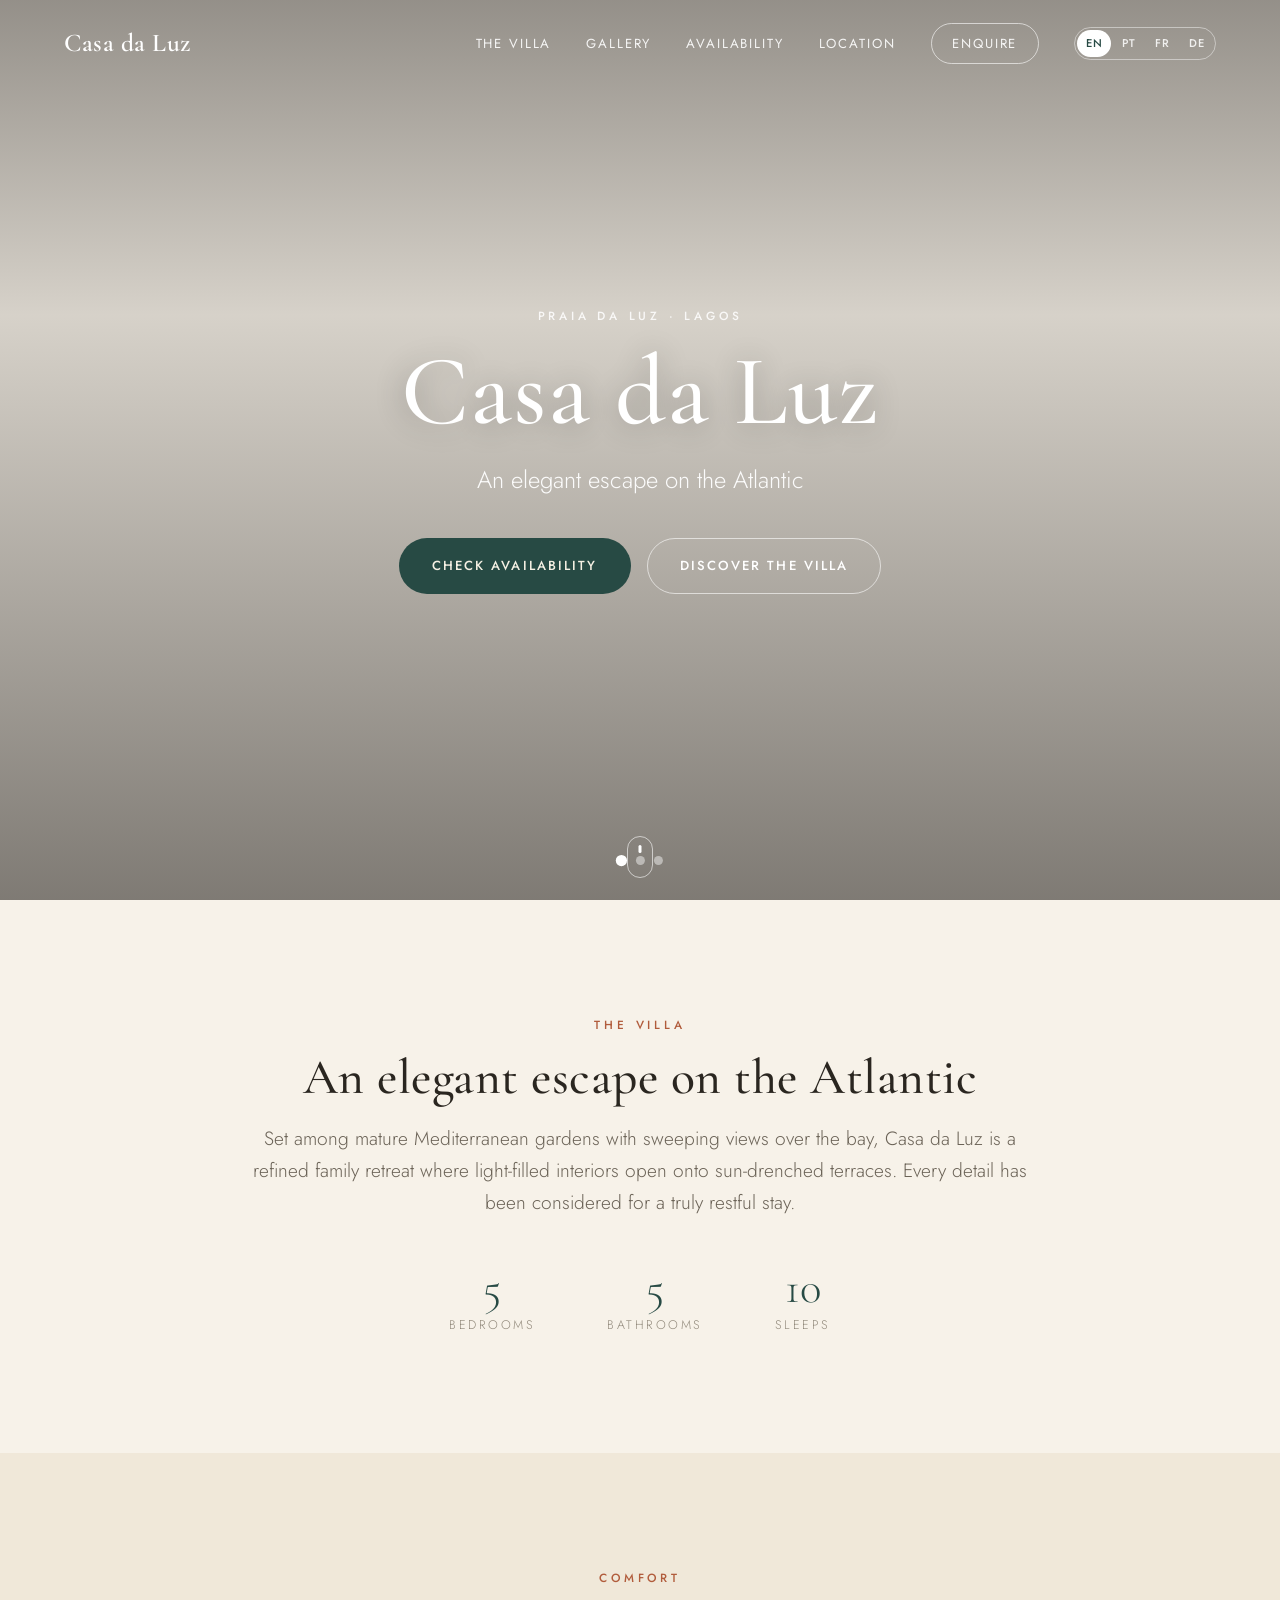
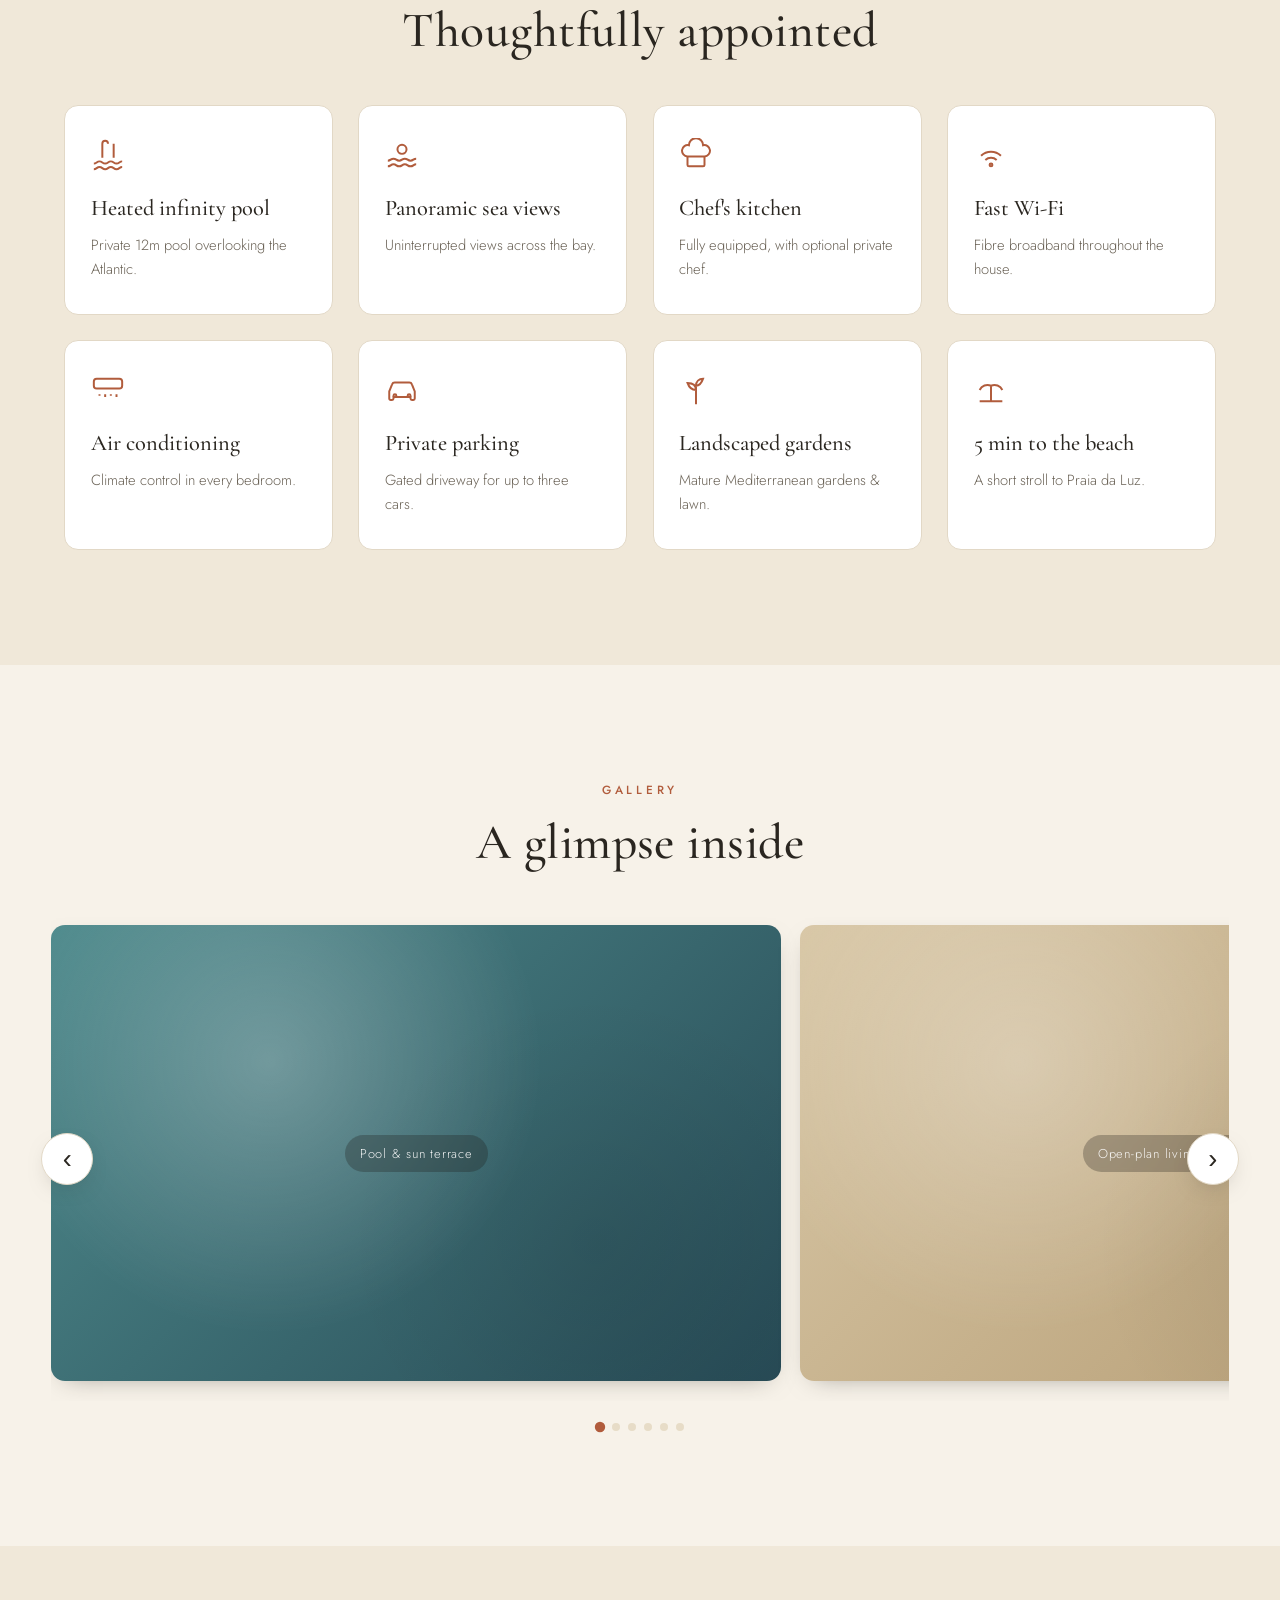
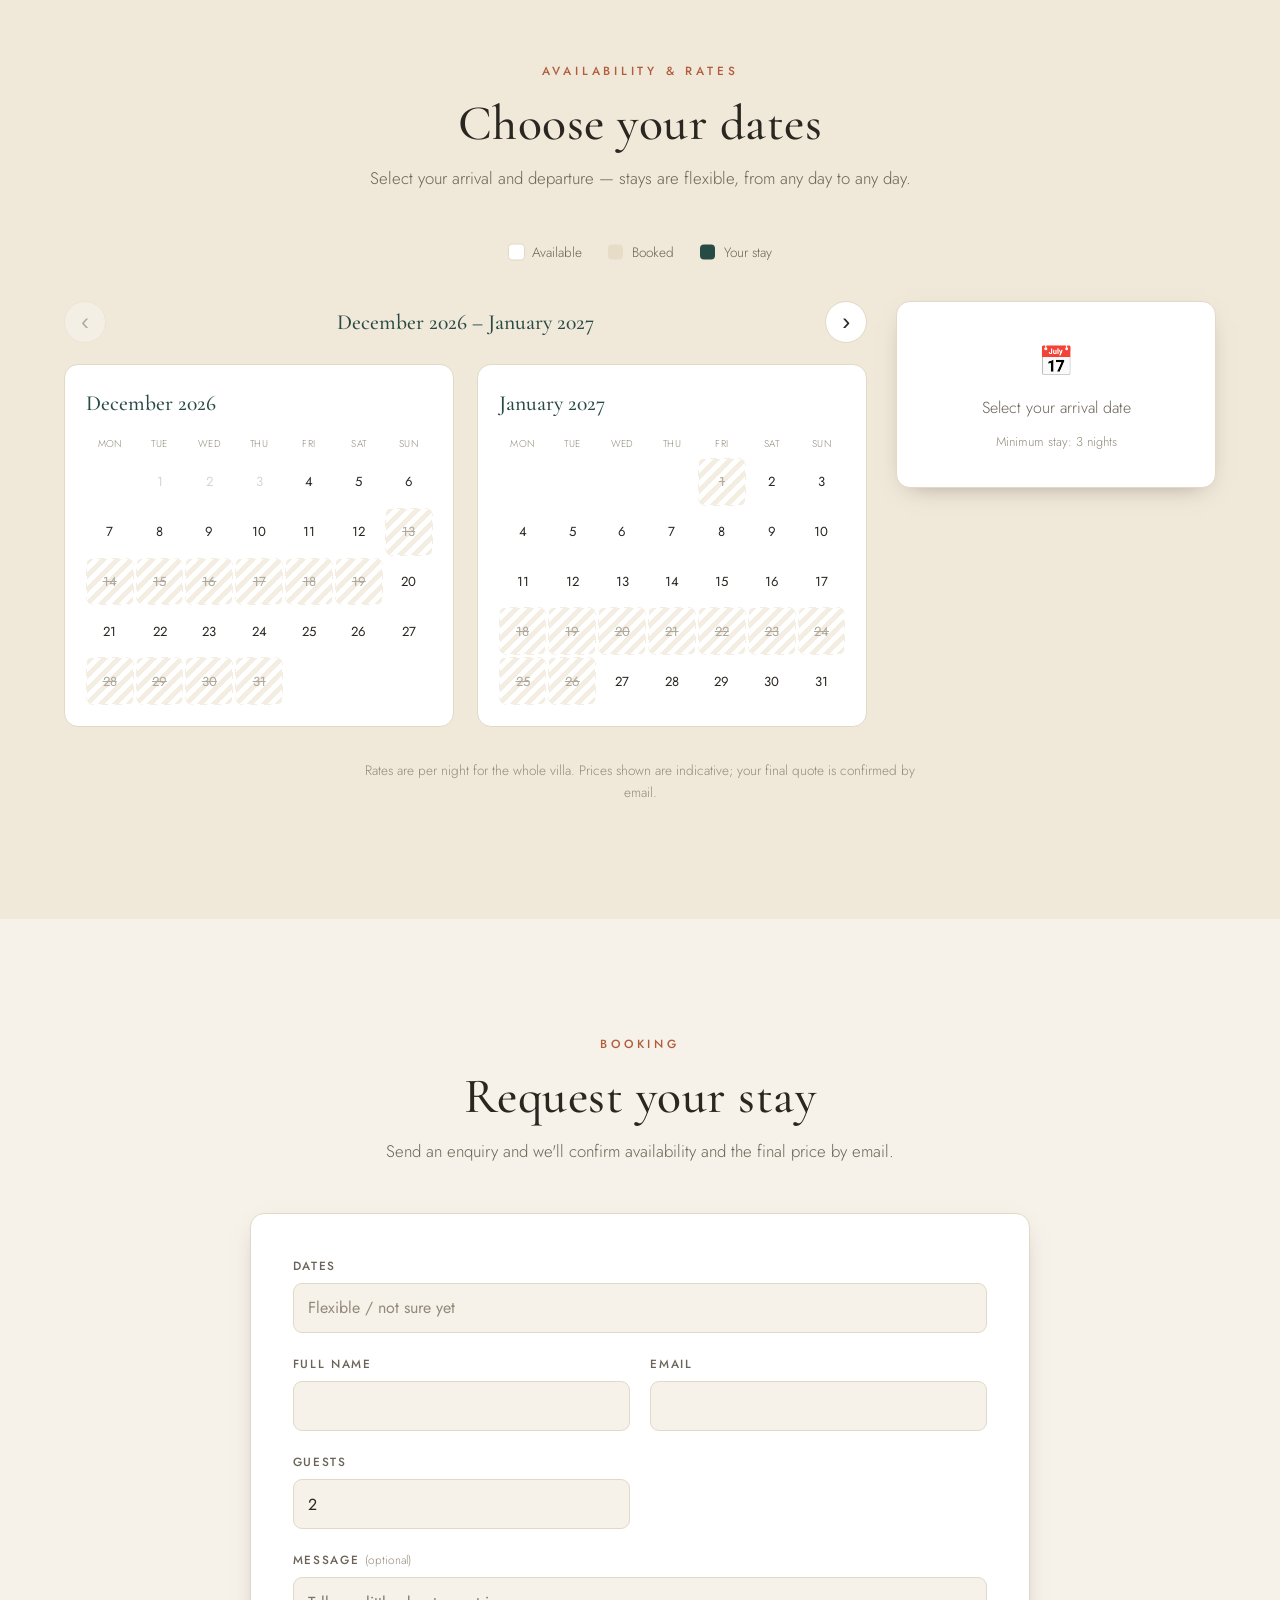
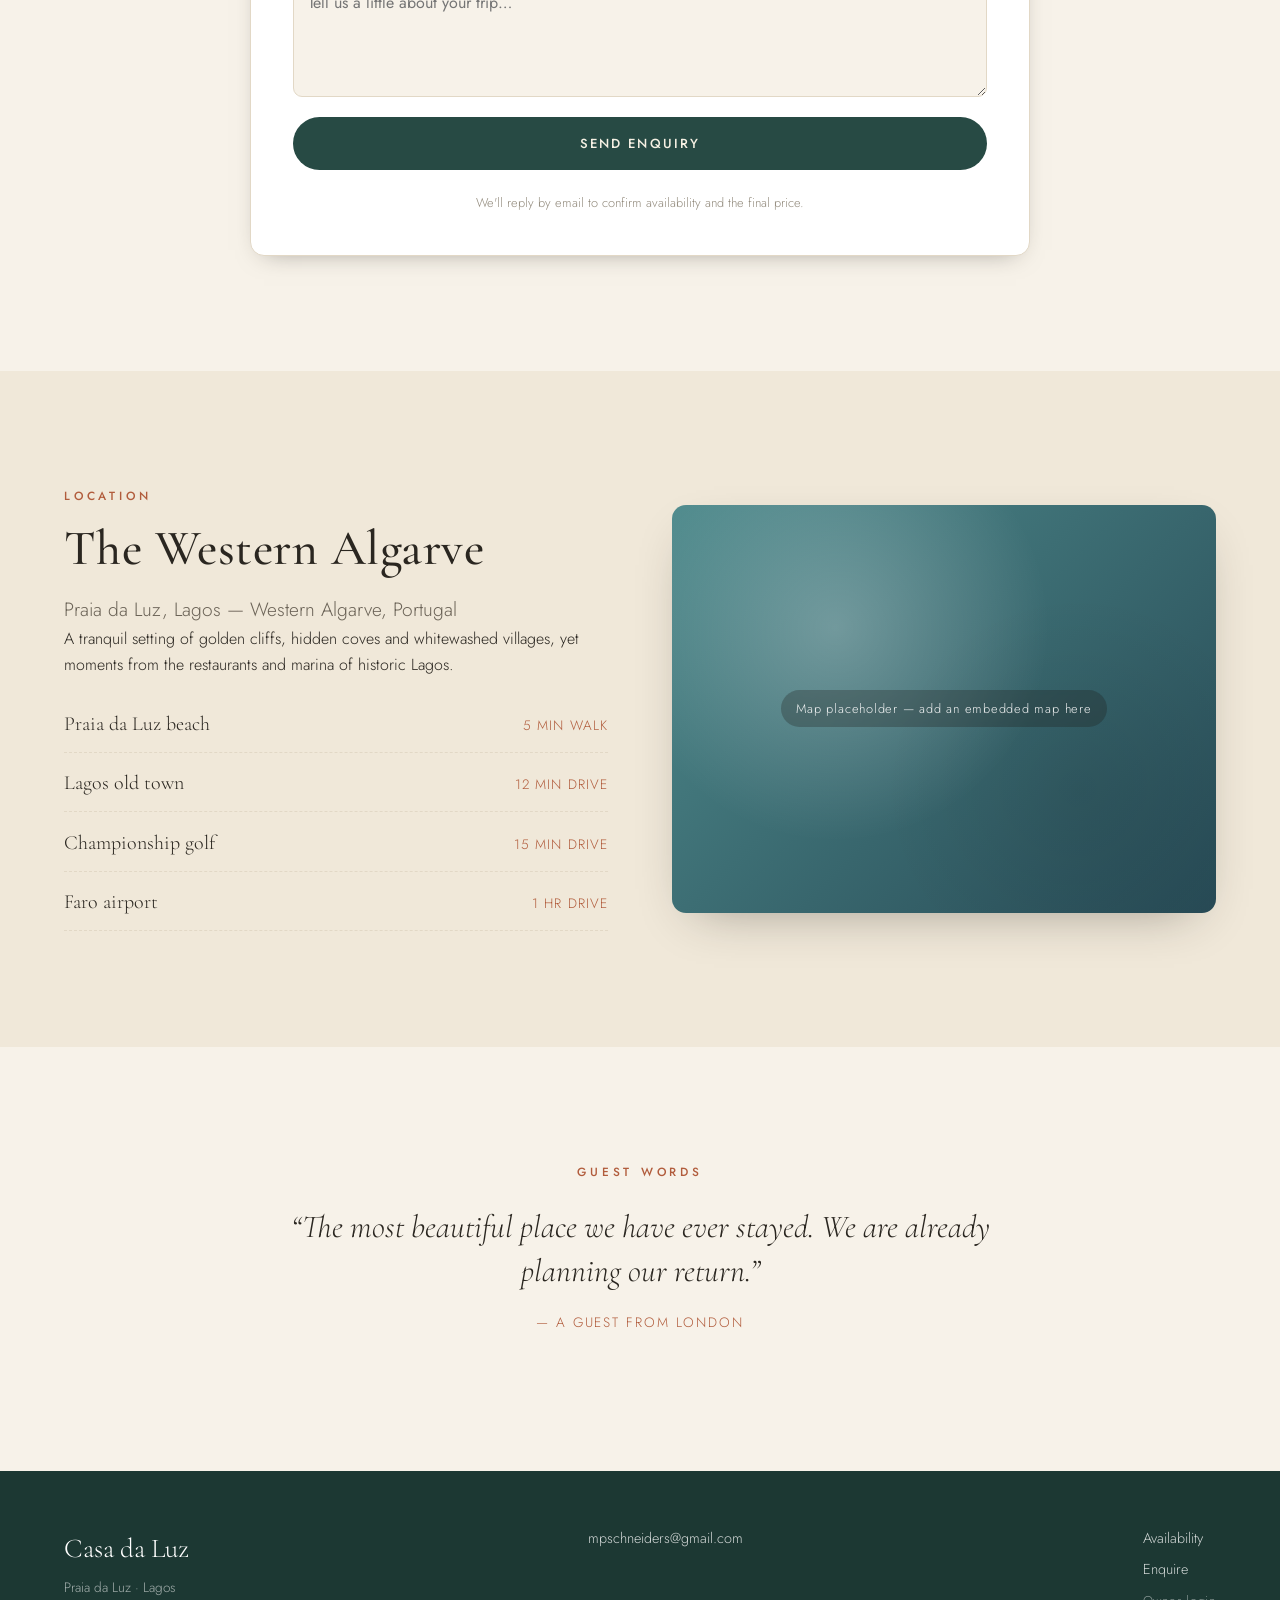
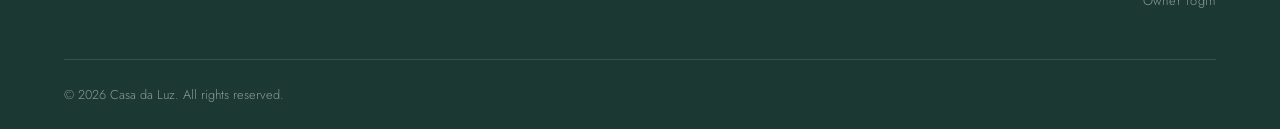
<file: index.html>
<!DOCTYPE html>
<html lang="en">
<head>
  <meta charset="UTF-8" />
  <meta name="viewport" content="width=device-width, initial-scale=1.0" />
  <title>Casa da Luz — Luxury Algarve Villa in Praia da Luz</title>
  <meta name="description" content="A private 5-bedroom luxury villa in Praia da Luz, Lagos, Western Algarve, with heated infinity pool and panoramic sea views. Check availability and book direct." />
  <link rel="canonical" href="https://casa-da-luz.netlify.app/" />
  <link rel="alternate" hreflang="en" href="https://casa-da-luz.netlify.app/" />
  <link rel="alternate" hreflang="pt" href="https://casa-da-luz.netlify.app/pt/" />
  <link rel="alternate" hreflang="fr" href="https://casa-da-luz.netlify.app/fr/" />
  <link rel="alternate" hreflang="de" href="https://casa-da-luz.netlify.app/de/" />
  <link rel="alternate" hreflang="x-default" href="https://casa-da-luz.netlify.app/" />

  <meta property="og:type" content="website" />
  <meta property="og:site_name" content="Casa da Luz" />
  <meta property="og:title" content="Casa da Luz — Luxury Algarve Villa in Praia da Luz" />
  <meta property="og:description" content="A private 5-bedroom luxury villa in Praia da Luz, Lagos, Western Algarve, with heated infinity pool and panoramic sea views. Check availability and book direct." />
  <meta property="og:url" content="https://casa-da-luz.netlify.app/" />
  <meta property="og:locale" content="en_GB" />
  <meta property="og:image" content="https://casa-da-luz.netlify.app/assets/og-image.jpg" />
  <meta property="og:image:alt" content="Casa da Luz — luxury villa in the Algarve" />
  <meta name="twitter:card" content="summary_large_image" />
  <meta name="twitter:title" content="Casa da Luz — Luxury Algarve Villa in Praia da Luz" />
  <meta name="twitter:description" content="A private 5-bedroom luxury villa in Praia da Luz, Lagos, Western Algarve, with heated infinity pool and panoramic sea views. Check availability and book direct." />
  <meta name="twitter:image" content="https://casa-da-luz.netlify.app/assets/og-image.jpg" />

  <script type="application/ld+json">{"@context":"https://schema.org","@type":["LodgingBusiness","VacationRental"],"name":"Casa da Luz","description":"A private 5-bedroom luxury villa in Praia da Luz, Lagos, Western Algarve, with heated infinity pool and panoramic sea views. Check availability and book direct.","url":"https://casa-da-luz.netlify.app/","image":["https://casa-da-luz.netlify.app/assets/og-image.jpg"],"address":{"@type":"PostalAddress","addressLocality":"Praia da Luz","addressRegion":"Lagos","addressCountry":"PT"},"geo":{"@type":"GeoCoordinates","latitude":37.0879,"longitude":-8.7263},"numberOfRooms":5,"amenityFeature":[{"@type":"LocationFeatureSpecification","name":"Heated infinity pool","value":true},{"@type":"LocationFeatureSpecification","name":"Panoramic sea views","value":true},{"@type":"LocationFeatureSpecification","name":"Chef's kitchen","value":true},{"@type":"LocationFeatureSpecification","name":"Fast Wi-Fi","value":true},{"@type":"LocationFeatureSpecification","name":"Air conditioning","value":true},{"@type":"LocationFeatureSpecification","name":"Private parking","value":true},{"@type":"LocationFeatureSpecification","name":"Landscaped gardens","value":true},{"@type":"LocationFeatureSpecification","name":"5 min to the beach","value":true}],"priceRange":"€€€€","checkinTime":"16:00","checkoutTime":"10:00","inLanguage":"en"}</script>

  <link rel="preconnect" href="https://fonts.googleapis.com" />
  <link rel="preconnect" href="https://fonts.gstatic.com" crossorigin />
  <link href="https://fonts.googleapis.com/css2?family=Cormorant+Garamond:ital,wght@0,400;0,500;0,600;1,400&family=Jost:wght@300;400;500;600&display=swap" rel="stylesheet" />
  <link rel="stylesheet" href="/css/styles.css" />
</head>
<body>

  <header class="site-header" id="siteHeader">
    <div class="container header-inner">
      <a href="#top" class="brand">Casa da Luz</a>
      <nav class="nav" id="nav">
        <a href="#villa">The Villa</a>
        <a href="#gallery">Gallery</a>
        <a href="#availability">Availability</a>
        <a href="#location">Location</a>
        <a href="#enquire" class="nav-cta">Enquire</a>
        <div class="lang-switch" role="group" aria-label="Language"><a href="/" hreflang="en" class="active" aria-current="true">EN</a><a href="/pt/" hreflang="pt">PT</a><a href="/fr/" hreflang="fr">FR</a><a href="/de/" hreflang="de">DE</a></div>
      </nav>
      <button class="nav-toggle" id="navToggle" aria-label="Menu" aria-expanded="false"><span></span><span></span><span></span></button>
    </div>
  </header>

  <section class="hero" id="top">
    <div class="hero-carousel" id="heroCarousel" aria-label="Casa da Luz"><div class="hero-slide ph active" data-tone="a"></div><div class="hero-slide ph" data-tone="b"></div><div class="hero-slide ph" data-tone="e"></div></div>
    <div class="hero-overlay"></div>
    <div class="hero-content">
      <p class="eyebrow">Praia da Luz · Lagos</p>
      <h1 class="hero-title">Casa da Luz</h1>
      <p class="hero-tagline">An elegant escape on the Atlantic</p>
      <div class="hero-actions">
        <a href="#availability" class="btn btn-primary">Check availability</a>
        <a href="#villa" class="btn btn-ghost">Discover the villa</a>
      </div>
    </div>
    <div class="hero-dots" id="heroDots" aria-hidden="true"></div>
    <a href="#villa" class="scroll-cue" aria-label="Scroll down"><span></span></a>
  </section>

  <section class="section intro" id="villa">
    <div class="container narrow center">
      <p class="eyebrow">The Villa</p>
      <h2 class="section-title">An elegant escape on the Atlantic</h2>
      <p class="lede">Set among mature Mediterranean gardens with sweeping views over the bay, Casa da Luz is a refined family retreat where light-filled interiors open onto sun-drenched terraces. Every detail has been considered for a truly restful stay.</p>
      <ul class="stats"><li><span class="num">5</span><span class="lab">Bedrooms</span></li><li><span class="num">5</span><span class="lab">Bathrooms</span></li><li><span class="num">10</span><span class="lab">Sleeps</span></li></ul>
    </div>
  </section>

  <section class="section amenities alt">
    <div class="container">
      <div class="section-head center">
        <p class="eyebrow">Comfort</p>
        <h2 class="section-title">Thoughtfully appointed</h2>
      </div>
      <ul class="amenity-grid"><li class="amenity"><div class="ic"><svg viewBox="0 0 24 24"><path d="M2 18c2 0 2-1.5 4-1.5S8 18 10 18s2-1.5 4-1.5S16 18 18 18s2-1.5 4-1.5"/><path d="M2 22c2 0 2-1.5 4-1.5S8 22 10 22s2-1.5 4-1.5S16 22 18 22s2-1.5 4-1.5"/><path d="M8 14V4a2 2 0 0 1 4 0M16 14V4"/></svg></div><h3>Heated infinity pool</h3><p>Private 12m pool overlooking the Atlantic.</p></li><li class="amenity"><div class="ic"><svg viewBox="0 0 24 24"><circle cx="12" cy="8" r="3.2"/><path d="M2 16c2 0 2-1.4 4-1.4S8 16 10 16s2-1.4 4-1.4S16 16 18 16s2-1.4 4-1.4M2 20c2 0 2-1.4 4-1.4S8 20 10 20s2-1.4 4-1.4S16 20 18 20s2-1.4 4-1.4"/></svg></div><h3>Panoramic sea views</h3><p>Uninterrupted views across the bay.</p></li><li class="amenity"><div class="ic"><svg viewBox="0 0 24 24"><path d="M6 13a4 4 0 1 1 1-7.9 4 4 0 0 1 10 0A4 4 0 1 1 18 13z"/><path d="M6 13v6a1 1 0 0 0 1 1h10a1 1 0 0 0 1-1v-6"/></svg></div><h3>Chef's kitchen</h3><p>Fully equipped, with optional private chef.</p></li><li class="amenity"><div class="ic"><svg viewBox="0 0 24 24"><path d="M5 12.5a10 10 0 0 1 14 0M8 15.5a6 6 0 0 1 8 0"/><circle cx="12" cy="19" r="1"/></svg></div><h3>Fast Wi-Fi</h3><p>Fibre broadband throughout the house.</p></li><li class="amenity"><div class="ic"><svg viewBox="0 0 24 24"><rect x="2" y="4" width="20" height="7" rx="2"/><path d="M6 15v1M10 15v2M14 15v1M18 15v2"/></svg></div><h3>Air conditioning</h3><p>Climate control in every bedroom.</p></li><li class="amenity"><div class="ic"><svg viewBox="0 0 24 24"><path d="M3 13l2-5a2 2 0 0 1 2-1.3h10A2 2 0 0 1 19 8l2 5v5a1 1 0 0 1-1 1h-1a1 1 0 0 1-1-1v-1H6v1a1 1 0 0 1-1 1H4a1 1 0 0 1-1-1z"/><circle cx="7" cy="16" r="1"/><circle cx="17" cy="16" r="1"/></svg></div><h3>Private parking</h3><p>Gated driveway for up to three cars.</p></li><li class="amenity"><div class="ic"><svg viewBox="0 0 24 24"><path d="M12 22V9M12 9c0-3 2-5 5-5-1 3-3 5-5 5zM12 12C12 9 10 7 6 7c1 3 3 5 6 5z"/></svg></div><h3>Landscaped gardens</h3><p>Mature Mediterranean gardens &amp; lawn.</p></li><li class="amenity"><div class="ic"><svg viewBox="0 0 24 24"><path d="M4 20h16M12 20V9M12 9a6 6 0 0 1 8 3M12 9a6 6 0 0 0-8 3"/></svg></div><h3>5 min to the beach</h3><p>A short stroll to Praia da Luz.</p></li></ul>
    </div>
  </section>

  <section class="section gallery" id="gallery">
    <div class="container">
      <div class="section-head center">
        <p class="eyebrow">Gallery</p>
        <h2 class="section-title">A glimpse inside</h2>
      </div>
    </div>
    <div class="gallery-carousel">
      <button class="gc-arrow gc-prev" id="galPrev" aria-label="Previous photo">‹</button>
      <div class="gc-track" id="galleryTrack"><div class="gc-slide ph" data-tone="b"><span class="ph-label">Pool &amp; sun terrace</span></div><div class="gc-slide ph" data-tone="c"><span class="ph-label">Open-plan living room</span></div><div class="gc-slide ph" data-tone="d"><span class="ph-label">Master suite</span></div><div class="gc-slide ph" data-tone="a"><span class="ph-label">Al fresco dining</span></div><div class="gc-slide ph" data-tone="f"><span class="ph-label">Evening on the terrace</span></div><div class="gc-slide ph" data-tone="c"><span class="ph-label">Designer kitchen</span></div></div>
      <button class="gc-arrow gc-next" id="galNext" aria-label="Next photo">›</button>
    </div>
    <div class="gallery-dots" id="galleryDots" aria-hidden="true"></div>
  </section>

  <section class="section availability alt" id="availability">
    <div class="container">
      <div class="section-head center">
        <p class="eyebrow">Availability &amp; Rates</p>
        <h2 class="section-title">Choose your dates</h2>
        <p class="section-sub">Select your arrival and departure — stays are flexible, from any day to any day.</p>
      </div>
      <div class="cal-legend">
        <span class="lg lg-avail">Available</span>
        <span class="lg lg-booked">Booked</span>
        <span class="lg lg-selected">Your stay</span>
      </div>
      <div class="booking">
        <div class="cal" id="calendar"></div>
        <aside class="quote" id="quote"></aside>
      </div>
      <p class="cal-note">Rates are per night for the whole villa. Prices shown are indicative; your final quote is confirmed by email.</p>
    </div>
  </section>

  <section class="section enquire" id="enquire">
    <div class="container narrow">
      <div class="section-head center">
        <p class="eyebrow">Booking</p>
        <h2 class="section-title">Request your stay</h2>
        <p class="section-sub">Send an enquiry and we'll confirm availability and the final price by email.</p>
      </div>
      <form class="enquiry-form" id="enquiryForm" name="enquiry" method="POST" data-netlify="true" netlify-honeypot="bot-field">
        <input type="hidden" name="form-name" value="enquiry" />
        <p class="hp" aria-hidden="true"><label>Leave this empty <input name="bot-field" /></label></p>
        <input type="hidden" id="fCheckIn" name="check_in" />
        <input type="hidden" id="fCheckOut" name="check_out" />
        <input type="hidden" id="fNights" name="nights" />
        <input type="hidden" id="fTotal" name="estimated_total" />
        <input type="hidden" id="fDates" name="dates" value="Flexible / not sure yet" />
        <div class="field field-wide">
          <label>Dates</label>
          <button type="button" class="dates-display" id="datesDisplay">Flexible / not sure yet</button>
        </div>
        <div class="field">
          <label for="fName">Full name</label>
          <input type="text" id="fName" name="name" required />
        </div>
        <div class="field">
          <label for="fEmail">Email</label>
          <input type="email" id="fEmail" name="email" required />
        </div>
        <div class="field">
          <label for="fGuests">Guests</label>
          <input type="number" id="fGuests" name="guests" min="1" max="20" value="2" />
        </div>
        <div class="field field-wide">
          <label for="fMessage">Message <span class="opt">(optional)</span></label>
          <textarea id="fMessage" name="message" rows="4" placeholder="Tell us a little about your trip…"></textarea>
        </div>
        <div class="field field-wide">
          <button type="submit" class="btn btn-primary btn-block">Send enquiry</button>
          <p class="form-hint">We'll reply by email to confirm availability and the final price.</p>
        </div>
      </form>
      <div class="form-success" id="formSuccess" hidden>
        <div class="fs-mark">✓</div>
        <h3>Thank you — your enquiry is on its way</h3>
        <p>We've received your request and will be in touch by email shortly to confirm availability and pricing. We look forward to welcoming you.</p>
      </div>
    </div>
  </section>

  <section class="section location alt" id="location">
    <div class="container location-inner">
      <div class="location-text">
        <p class="eyebrow">Location</p>
        <h2 class="section-title">The Western Algarve</h2>
        <p class="lede">Praia da Luz, Lagos — Western Algarve, Portugal</p>
        <p>A tranquil setting of golden cliffs, hidden coves and whitewashed villages, yet moments from the restaurants and marina of historic Lagos.</p>
        <ul class="highlights"><li><span class="place">Praia da Luz beach</span><span class="detail">5 min walk</span></li><li><span class="place">Lagos old town</span><span class="detail">12 min drive</span></li><li><span class="place">Championship golf</span><span class="detail">15 min drive</span></li><li><span class="place">Faro airport</span><span class="detail">1 hr drive</span></li></ul>
      </div>
      <div class="location-map ph" data-tone="b"><span class="ph-label">Map placeholder — add an embedded map here</span></div>
    </div>
  </section>

  <section class="section testimonials">
    <div class="container narrow center">
      <p class="eyebrow">Guest words</p>
      <div class="testimonial-carousel" id="testimonials"><figure class="testimonial active"><blockquote>“The most beautiful place we have ever stayed. We are already planning our return.”</blockquote><figcaption class="who">— A guest from London</figcaption></figure><figure class="testimonial"><blockquote>“Impeccable in every detail. The views at sunset are simply unforgettable.”</blockquote><figcaption class="who">— A family from Paris</figcaption></figure><figure class="testimonial"><blockquote>“A true home from home, with every comfort you could wish for.”</blockquote><figcaption class="who">— Guests from Berlin</figcaption></figure></div>
    </div>
  </section>

  <footer class="site-footer">
    <div class="container footer-inner">
      <div>
        <p class="footer-brand">Casa da Luz</p>
        <p class="footer-loc">Praia da Luz · Lagos</p>
      </div>
      <div class="footer-contact"><a href="mailto:mpschneiders@gmail.com">mpschneiders@gmail.com</a></div>
      <div class="footer-links">
        <a href="#availability">Availability</a>
        <a href="#enquire">Enquire</a>
        <a href="/admin.html" class="owner-link">Owner login</a>
      </div>
    </div>
    <div class="container footer-bottom">
      <span>© 2026 Casa da Luz. All rights reserved.</span>
    </div>
  </footer>

  <script src="/js/i18n.js"></script>
  <script src="/js/data.js"></script>
  <script src="/js/calendar.js"></script>
  <script src="/js/main.js"></script>
</body>
</html>
</file>
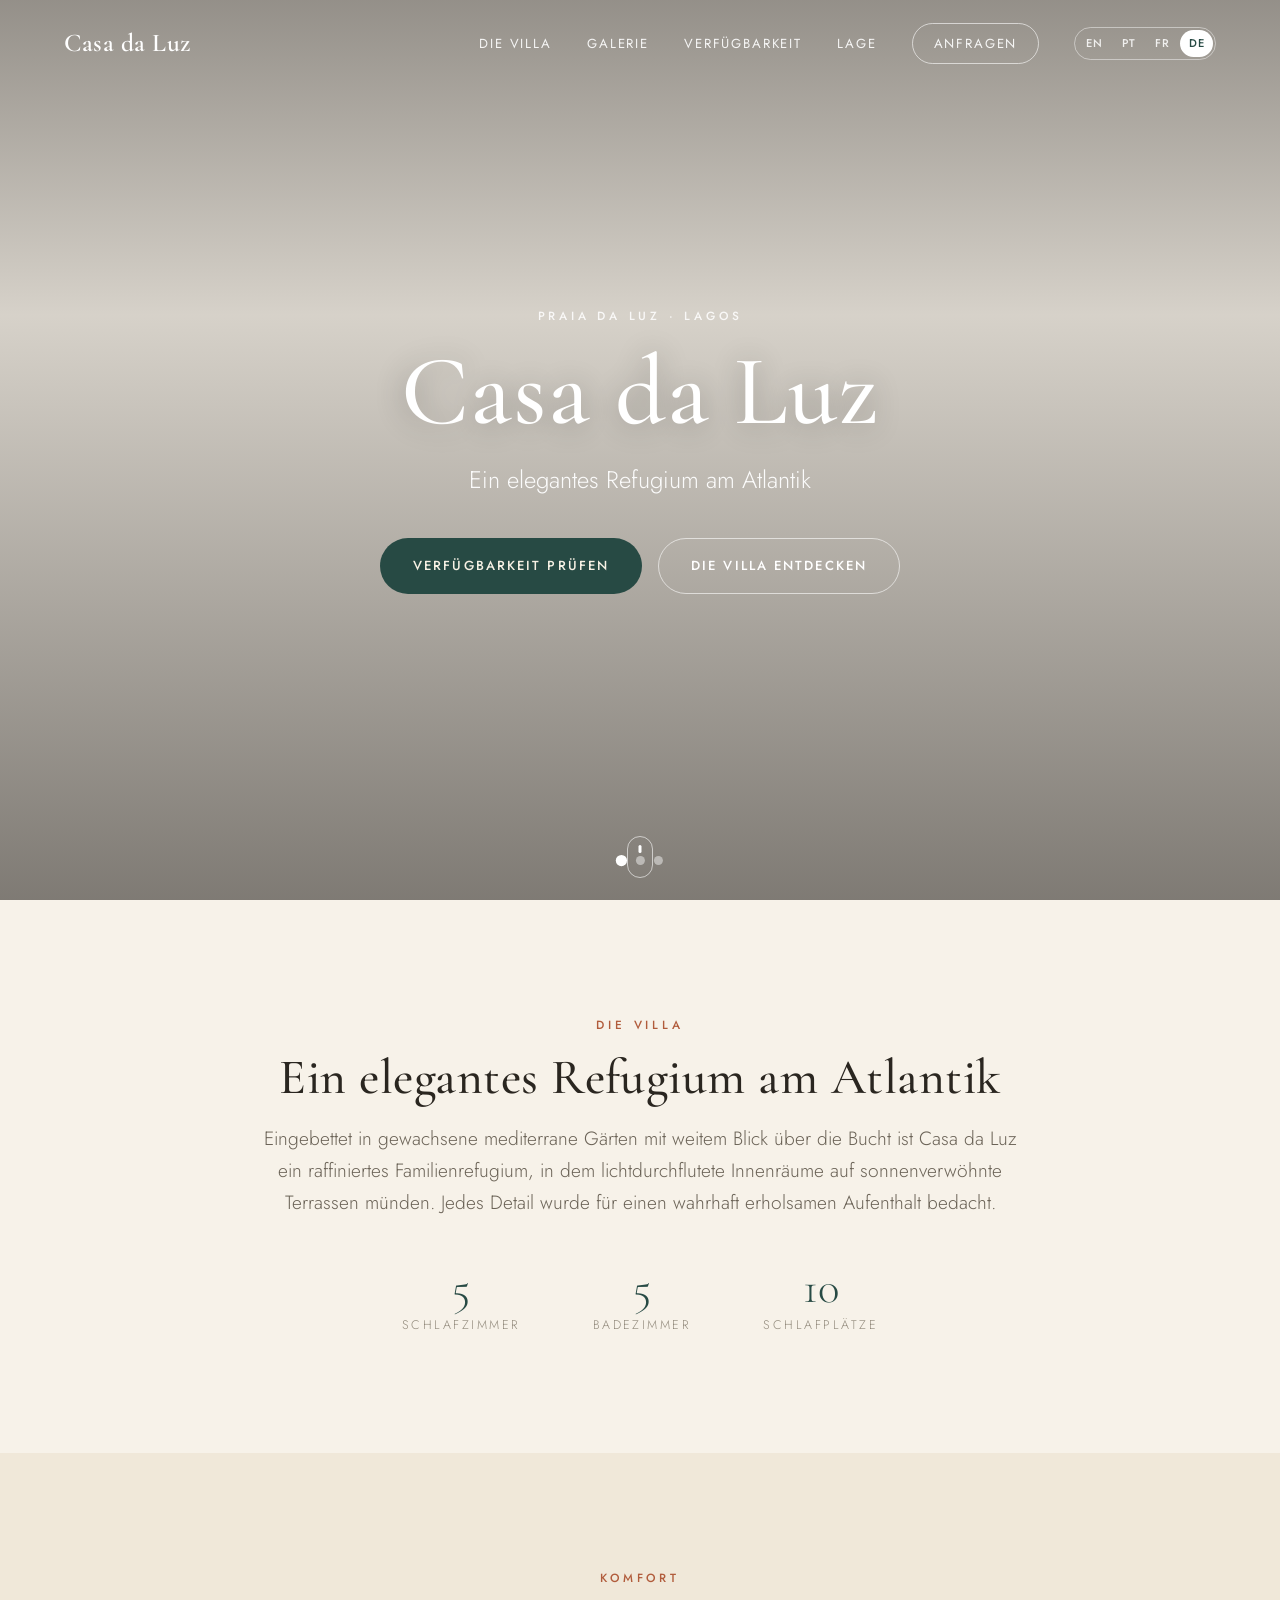
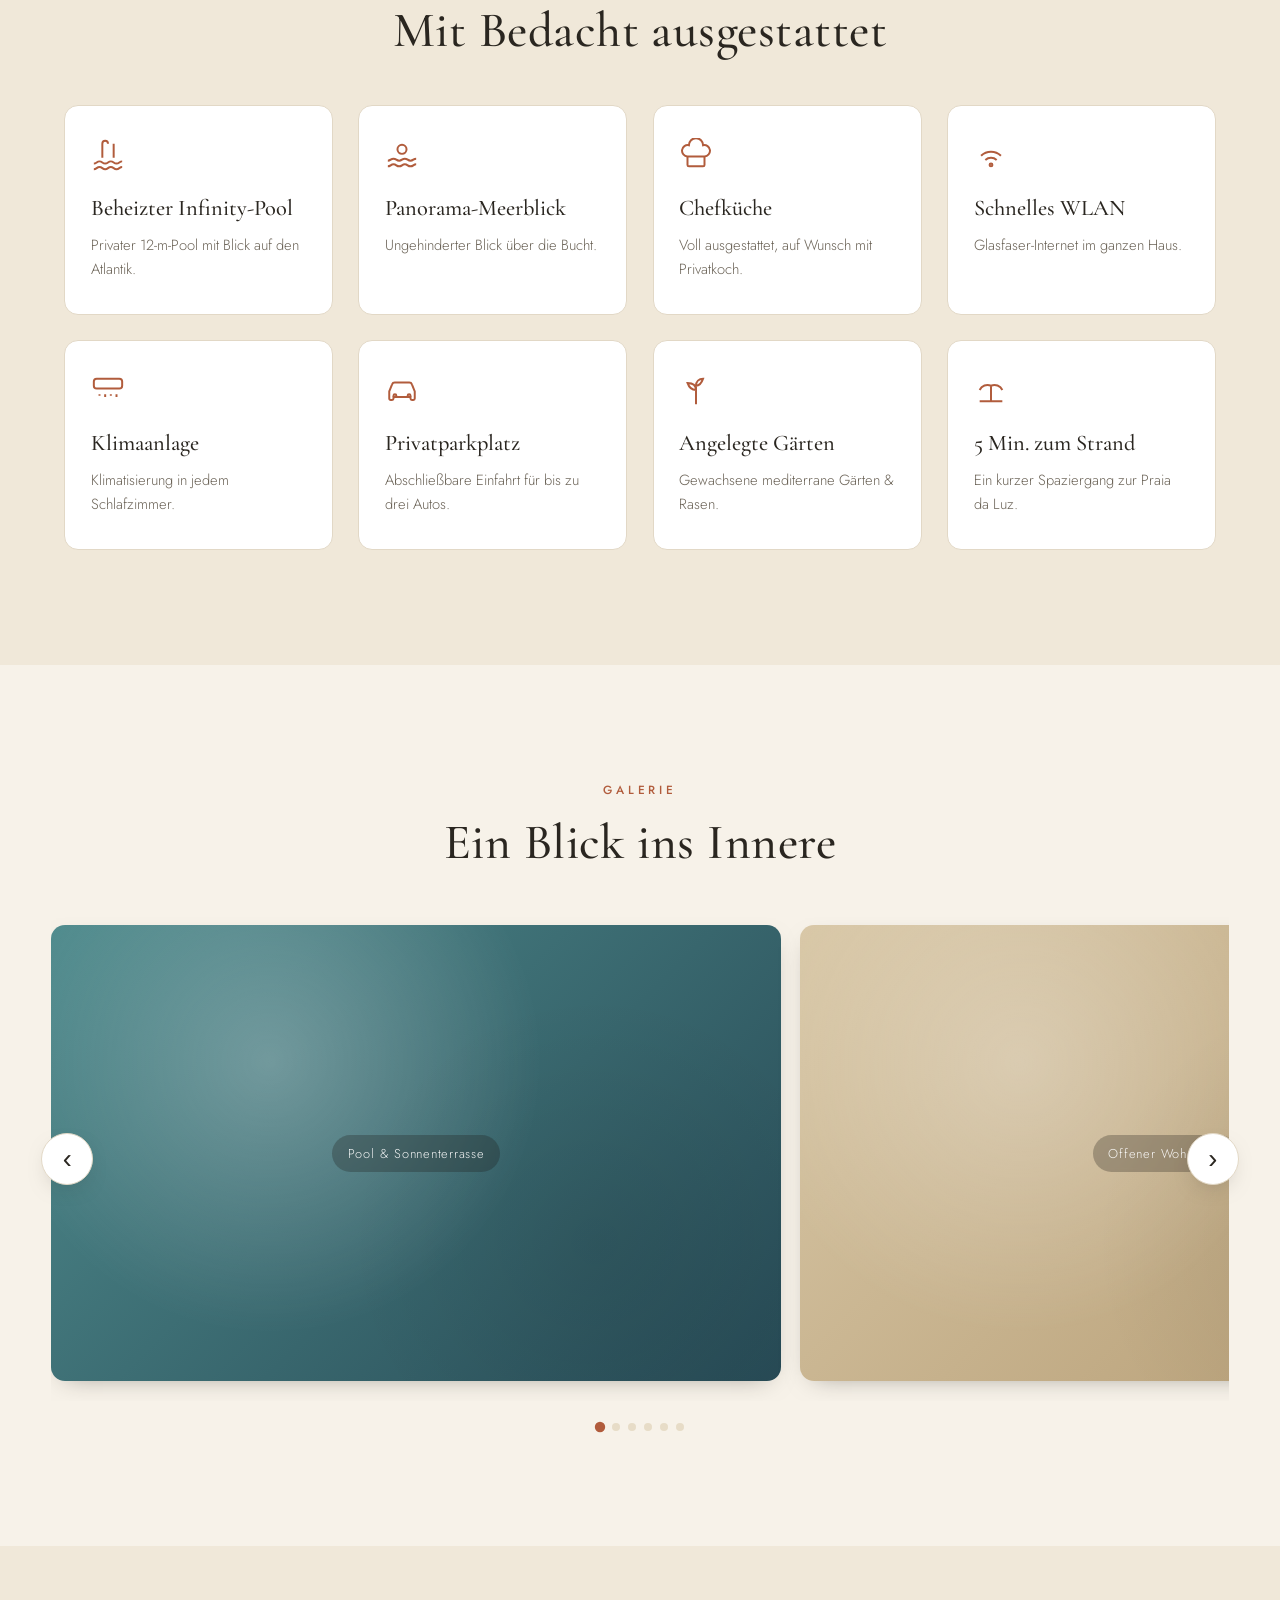
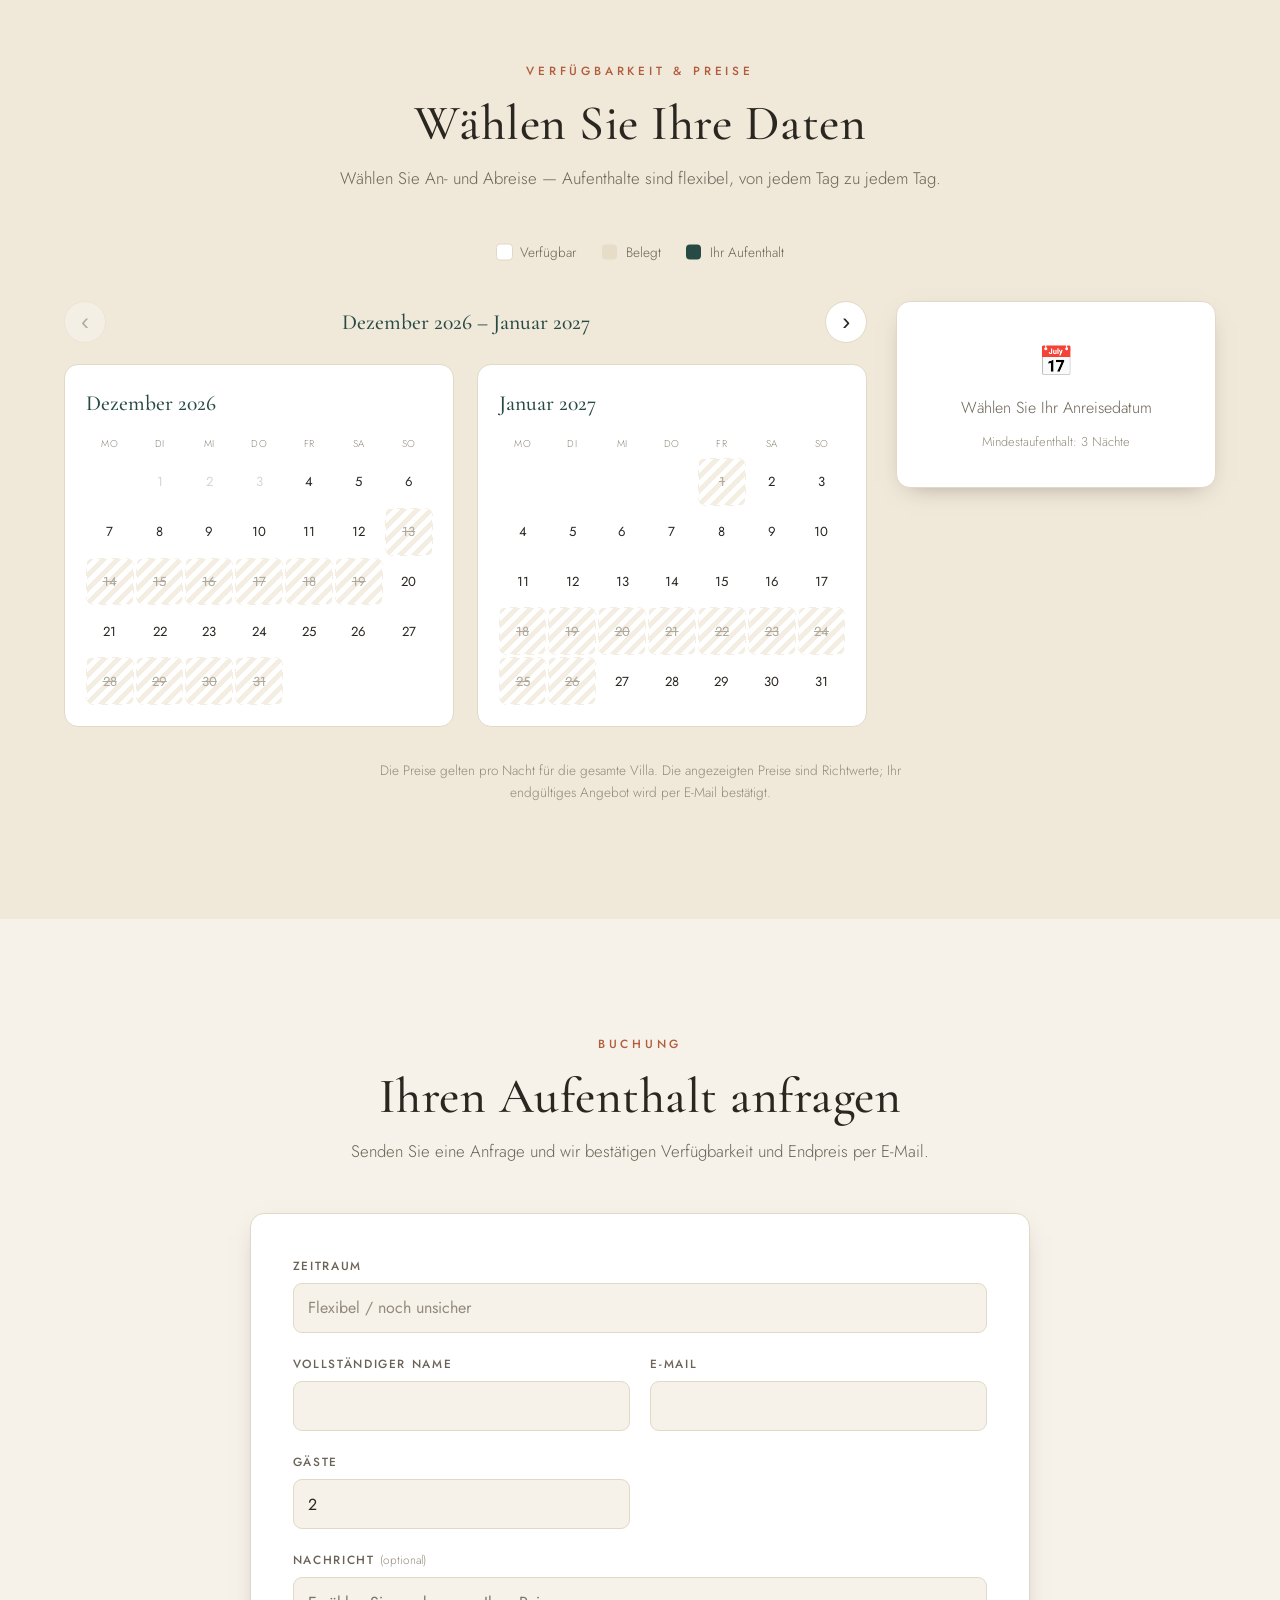
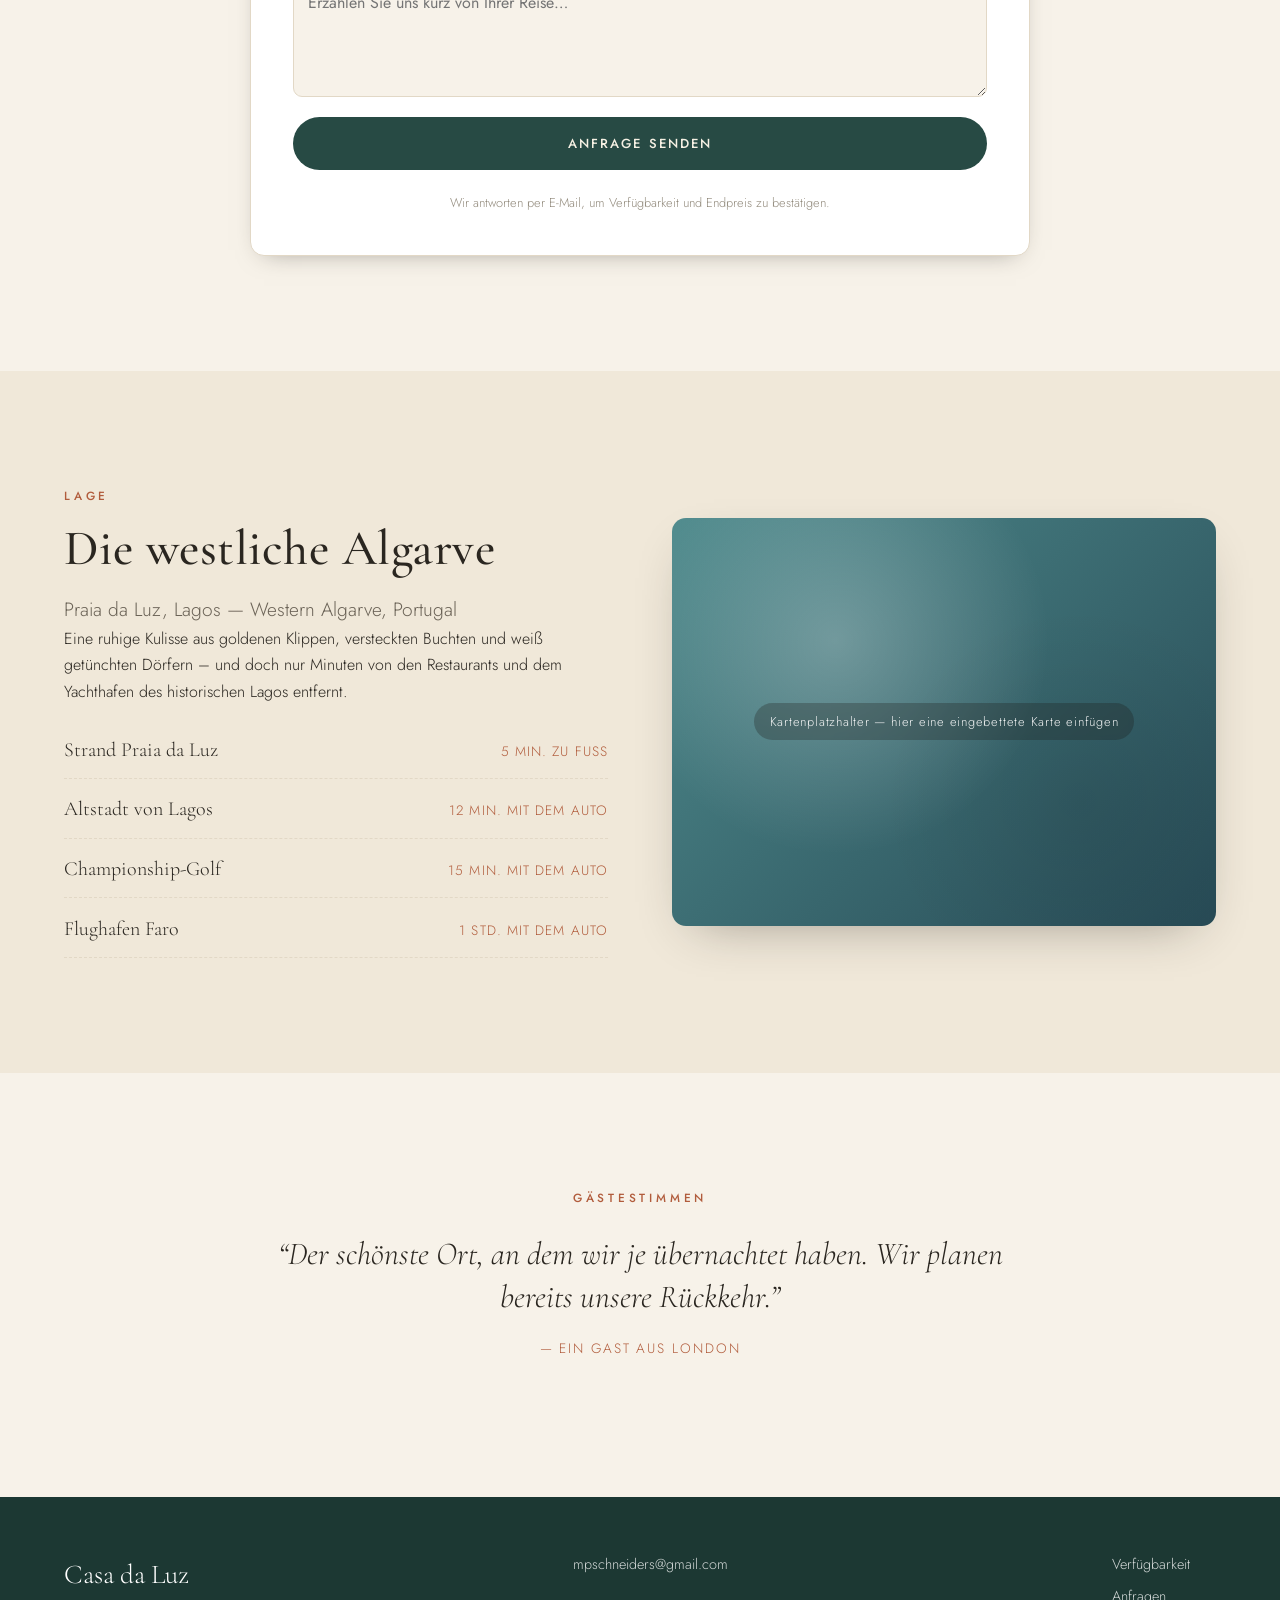
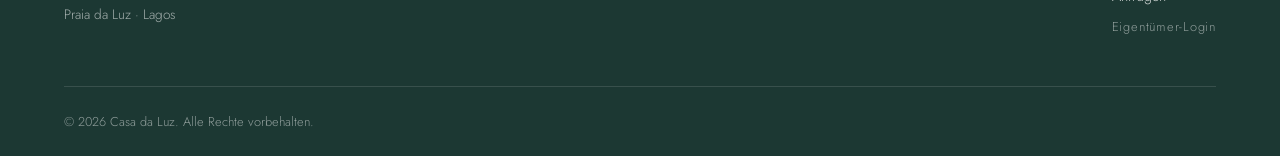
<file: de/index.html>
<!DOCTYPE html>
<html lang="de">
<head>
  <meta charset="UTF-8" />
  <meta name="viewport" content="width=device-width, initial-scale=1.0" />
  <title>Casa da Luz — Luxusvilla an der Algarve, Praia da Luz</title>
  <meta name="description" content="Private 5-Schlafzimmer-Luxusvilla in Praia da Luz, Lagos, an der westlichen Algarve, mit beheiztem Infinity-Pool und Panorama-Meerblick. Verfügbarkeit prüfen und direkt buchen." />
  <link rel="canonical" href="https://casa-da-luz.netlify.app/de/" />
  <link rel="alternate" hreflang="en" href="https://casa-da-luz.netlify.app/" />
  <link rel="alternate" hreflang="pt" href="https://casa-da-luz.netlify.app/pt/" />
  <link rel="alternate" hreflang="fr" href="https://casa-da-luz.netlify.app/fr/" />
  <link rel="alternate" hreflang="de" href="https://casa-da-luz.netlify.app/de/" />
  <link rel="alternate" hreflang="x-default" href="https://casa-da-luz.netlify.app/" />

  <meta property="og:type" content="website" />
  <meta property="og:site_name" content="Casa da Luz" />
  <meta property="og:title" content="Casa da Luz — Luxusvilla an der Algarve, Praia da Luz" />
  <meta property="og:description" content="Private 5-Schlafzimmer-Luxusvilla in Praia da Luz, Lagos, an der westlichen Algarve, mit beheiztem Infinity-Pool und Panorama-Meerblick. Verfügbarkeit prüfen und direkt buchen." />
  <meta property="og:url" content="https://casa-da-luz.netlify.app/de/" />
  <meta property="og:locale" content="de_DE" />
  <meta property="og:image" content="https://casa-da-luz.netlify.app/assets/og-image.jpg" />
  <meta property="og:image:alt" content="Casa da Luz — Luxusvilla an der Algarve" />
  <meta name="twitter:card" content="summary_large_image" />
  <meta name="twitter:title" content="Casa da Luz — Luxusvilla an der Algarve, Praia da Luz" />
  <meta name="twitter:description" content="Private 5-Schlafzimmer-Luxusvilla in Praia da Luz, Lagos, an der westlichen Algarve, mit beheiztem Infinity-Pool und Panorama-Meerblick. Verfügbarkeit prüfen und direkt buchen." />
  <meta name="twitter:image" content="https://casa-da-luz.netlify.app/assets/og-image.jpg" />

  <script type="application/ld+json">{"@context":"https://schema.org","@type":["LodgingBusiness","VacationRental"],"name":"Casa da Luz","description":"Private 5-Schlafzimmer-Luxusvilla in Praia da Luz, Lagos, an der westlichen Algarve, mit beheiztem Infinity-Pool und Panorama-Meerblick. Verfügbarkeit prüfen und direkt buchen.","url":"https://casa-da-luz.netlify.app/de/","image":["https://casa-da-luz.netlify.app/assets/og-image.jpg"],"address":{"@type":"PostalAddress","addressLocality":"Praia da Luz","addressRegion":"Lagos","addressCountry":"PT"},"geo":{"@type":"GeoCoordinates","latitude":37.0879,"longitude":-8.7263},"numberOfRooms":5,"amenityFeature":[{"@type":"LocationFeatureSpecification","name":"Beheizter Infinity-Pool","value":true},{"@type":"LocationFeatureSpecification","name":"Panorama-Meerblick","value":true},{"@type":"LocationFeatureSpecification","name":"Chefküche","value":true},{"@type":"LocationFeatureSpecification","name":"Schnelles WLAN","value":true},{"@type":"LocationFeatureSpecification","name":"Klimaanlage","value":true},{"@type":"LocationFeatureSpecification","name":"Privatparkplatz","value":true},{"@type":"LocationFeatureSpecification","name":"Angelegte Gärten","value":true},{"@type":"LocationFeatureSpecification","name":"5 Min. zum Strand","value":true}],"priceRange":"€€€€","checkinTime":"16:00","checkoutTime":"10:00","inLanguage":"de"}</script>

  <link rel="preconnect" href="https://fonts.googleapis.com" />
  <link rel="preconnect" href="https://fonts.gstatic.com" crossorigin />
  <link href="https://fonts.googleapis.com/css2?family=Cormorant+Garamond:ital,wght@0,400;0,500;0,600;1,400&family=Jost:wght@300;400;500;600&display=swap" rel="stylesheet" />
  <link rel="stylesheet" href="/css/styles.css" />
</head>
<body>

  <header class="site-header" id="siteHeader">
    <div class="container header-inner">
      <a href="#top" class="brand">Casa da Luz</a>
      <nav class="nav" id="nav">
        <a href="#villa">Die Villa</a>
        <a href="#gallery">Galerie</a>
        <a href="#availability">Verfügbarkeit</a>
        <a href="#location">Lage</a>
        <a href="#enquire" class="nav-cta">Anfragen</a>
        <div class="lang-switch" role="group" aria-label="Language"><a href="/" hreflang="en">EN</a><a href="/pt/" hreflang="pt">PT</a><a href="/fr/" hreflang="fr">FR</a><a href="/de/" hreflang="de" class="active" aria-current="true">DE</a></div>
      </nav>
      <button class="nav-toggle" id="navToggle" aria-label="Menu" aria-expanded="false"><span></span><span></span><span></span></button>
    </div>
  </header>

  <section class="hero" id="top">
    <div class="hero-carousel" id="heroCarousel" aria-label="Casa da Luz"><div class="hero-slide ph active" data-tone="a"></div><div class="hero-slide ph" data-tone="b"></div><div class="hero-slide ph" data-tone="e"></div></div>
    <div class="hero-overlay"></div>
    <div class="hero-content">
      <p class="eyebrow">Praia da Luz · Lagos</p>
      <h1 class="hero-title">Casa da Luz</h1>
      <p class="hero-tagline">Ein elegantes Refugium am Atlantik</p>
      <div class="hero-actions">
        <a href="#availability" class="btn btn-primary">Verfügbarkeit prüfen</a>
        <a href="#villa" class="btn btn-ghost">Die Villa entdecken</a>
      </div>
    </div>
    <div class="hero-dots" id="heroDots" aria-hidden="true"></div>
    <a href="#villa" class="scroll-cue" aria-label="Scroll down"><span></span></a>
  </section>

  <section class="section intro" id="villa">
    <div class="container narrow center">
      <p class="eyebrow">Die Villa</p>
      <h2 class="section-title">Ein elegantes Refugium am Atlantik</h2>
      <p class="lede">Eingebettet in gewachsene mediterrane Gärten mit weitem Blick über die Bucht ist Casa da Luz ein raffiniertes Familienrefugium, in dem lichtdurchflutete Innenräume auf sonnenverwöhnte Terrassen münden. Jedes Detail wurde für einen wahrhaft erholsamen Aufenthalt bedacht.</p>
      <ul class="stats"><li><span class="num">5</span><span class="lab">Schlafzimmer</span></li><li><span class="num">5</span><span class="lab">Badezimmer</span></li><li><span class="num">10</span><span class="lab">Schlafplätze</span></li></ul>
    </div>
  </section>

  <section class="section amenities alt">
    <div class="container">
      <div class="section-head center">
        <p class="eyebrow">Komfort</p>
        <h2 class="section-title">Mit Bedacht ausgestattet</h2>
      </div>
      <ul class="amenity-grid"><li class="amenity"><div class="ic"><svg viewBox="0 0 24 24"><path d="M2 18c2 0 2-1.5 4-1.5S8 18 10 18s2-1.5 4-1.5S16 18 18 18s2-1.5 4-1.5"/><path d="M2 22c2 0 2-1.5 4-1.5S8 22 10 22s2-1.5 4-1.5S16 22 18 22s2-1.5 4-1.5"/><path d="M8 14V4a2 2 0 0 1 4 0M16 14V4"/></svg></div><h3>Beheizter Infinity-Pool</h3><p>Privater 12-m-Pool mit Blick auf den Atlantik.</p></li><li class="amenity"><div class="ic"><svg viewBox="0 0 24 24"><circle cx="12" cy="8" r="3.2"/><path d="M2 16c2 0 2-1.4 4-1.4S8 16 10 16s2-1.4 4-1.4S16 16 18 16s2-1.4 4-1.4M2 20c2 0 2-1.4 4-1.4S8 20 10 20s2-1.4 4-1.4S16 20 18 20s2-1.4 4-1.4"/></svg></div><h3>Panorama-Meerblick</h3><p>Ungehinderter Blick über die Bucht.</p></li><li class="amenity"><div class="ic"><svg viewBox="0 0 24 24"><path d="M6 13a4 4 0 1 1 1-7.9 4 4 0 0 1 10 0A4 4 0 1 1 18 13z"/><path d="M6 13v6a1 1 0 0 0 1 1h10a1 1 0 0 0 1-1v-6"/></svg></div><h3>Chefküche</h3><p>Voll ausgestattet, auf Wunsch mit Privatkoch.</p></li><li class="amenity"><div class="ic"><svg viewBox="0 0 24 24"><path d="M5 12.5a10 10 0 0 1 14 0M8 15.5a6 6 0 0 1 8 0"/><circle cx="12" cy="19" r="1"/></svg></div><h3>Schnelles WLAN</h3><p>Glasfaser-Internet im ganzen Haus.</p></li><li class="amenity"><div class="ic"><svg viewBox="0 0 24 24"><rect x="2" y="4" width="20" height="7" rx="2"/><path d="M6 15v1M10 15v2M14 15v1M18 15v2"/></svg></div><h3>Klimaanlage</h3><p>Klimatisierung in jedem Schlafzimmer.</p></li><li class="amenity"><div class="ic"><svg viewBox="0 0 24 24"><path d="M3 13l2-5a2 2 0 0 1 2-1.3h10A2 2 0 0 1 19 8l2 5v5a1 1 0 0 1-1 1h-1a1 1 0 0 1-1-1v-1H6v1a1 1 0 0 1-1 1H4a1 1 0 0 1-1-1z"/><circle cx="7" cy="16" r="1"/><circle cx="17" cy="16" r="1"/></svg></div><h3>Privatparkplatz</h3><p>Abschließbare Einfahrt für bis zu drei Autos.</p></li><li class="amenity"><div class="ic"><svg viewBox="0 0 24 24"><path d="M12 22V9M12 9c0-3 2-5 5-5-1 3-3 5-5 5zM12 12C12 9 10 7 6 7c1 3 3 5 6 5z"/></svg></div><h3>Angelegte Gärten</h3><p>Gewachsene mediterrane Gärten &amp; Rasen.</p></li><li class="amenity"><div class="ic"><svg viewBox="0 0 24 24"><path d="M4 20h16M12 20V9M12 9a6 6 0 0 1 8 3M12 9a6 6 0 0 0-8 3"/></svg></div><h3>5 Min. zum Strand</h3><p>Ein kurzer Spaziergang zur Praia da Luz.</p></li></ul>
    </div>
  </section>

  <section class="section gallery" id="gallery">
    <div class="container">
      <div class="section-head center">
        <p class="eyebrow">Galerie</p>
        <h2 class="section-title">Ein Blick ins Innere</h2>
      </div>
    </div>
    <div class="gallery-carousel">
      <button class="gc-arrow gc-prev" id="galPrev" aria-label="Previous photo">‹</button>
      <div class="gc-track" id="galleryTrack"><div class="gc-slide ph" data-tone="b"><span class="ph-label">Pool &amp; Sonnenterrasse</span></div><div class="gc-slide ph" data-tone="c"><span class="ph-label">Offener Wohnraum</span></div><div class="gc-slide ph" data-tone="d"><span class="ph-label">Master-Suite</span></div><div class="gc-slide ph" data-tone="a"><span class="ph-label">Essen im Freien</span></div><div class="gc-slide ph" data-tone="f"><span class="ph-label">Abend auf der Terrasse</span></div><div class="gc-slide ph" data-tone="c"><span class="ph-label">Designerküche</span></div></div>
      <button class="gc-arrow gc-next" id="galNext" aria-label="Next photo">›</button>
    </div>
    <div class="gallery-dots" id="galleryDots" aria-hidden="true"></div>
  </section>

  <section class="section availability alt" id="availability">
    <div class="container">
      <div class="section-head center">
        <p class="eyebrow">Verfügbarkeit &amp; Preise</p>
        <h2 class="section-title">Wählen Sie Ihre Daten</h2>
        <p class="section-sub">Wählen Sie An- und Abreise — Aufenthalte sind flexibel, von jedem Tag zu jedem Tag.</p>
      </div>
      <div class="cal-legend">
        <span class="lg lg-avail">Verfügbar</span>
        <span class="lg lg-booked">Belegt</span>
        <span class="lg lg-selected">Ihr Aufenthalt</span>
      </div>
      <div class="booking">
        <div class="cal" id="calendar"></div>
        <aside class="quote" id="quote"></aside>
      </div>
      <p class="cal-note">Die Preise gelten pro Nacht für die gesamte Villa. Die angezeigten Preise sind Richtwerte; Ihr endgültiges Angebot wird per E-Mail bestätigt.</p>
    </div>
  </section>

  <section class="section enquire" id="enquire">
    <div class="container narrow">
      <div class="section-head center">
        <p class="eyebrow">Buchung</p>
        <h2 class="section-title">Ihren Aufenthalt anfragen</h2>
        <p class="section-sub">Senden Sie eine Anfrage und wir bestätigen Verfügbarkeit und Endpreis per E-Mail.</p>
      </div>
      <form class="enquiry-form" id="enquiryForm" name="enquiry" method="POST" data-netlify="true" netlify-honeypot="bot-field">
        <input type="hidden" name="form-name" value="enquiry" />
        <p class="hp" aria-hidden="true"><label>Leave this empty <input name="bot-field" /></label></p>
        <input type="hidden" id="fCheckIn" name="check_in" />
        <input type="hidden" id="fCheckOut" name="check_out" />
        <input type="hidden" id="fNights" name="nights" />
        <input type="hidden" id="fTotal" name="estimated_total" />
        <input type="hidden" id="fDates" name="dates" value="Flexibel / noch unsicher" />
        <div class="field field-wide">
          <label>Zeitraum</label>
          <button type="button" class="dates-display" id="datesDisplay">Flexibel / noch unsicher</button>
        </div>
        <div class="field">
          <label for="fName">Vollständiger Name</label>
          <input type="text" id="fName" name="name" required />
        </div>
        <div class="field">
          <label for="fEmail">E-Mail</label>
          <input type="email" id="fEmail" name="email" required />
        </div>
        <div class="field">
          <label for="fGuests">Gäste</label>
          <input type="number" id="fGuests" name="guests" min="1" max="20" value="2" />
        </div>
        <div class="field field-wide">
          <label for="fMessage">Nachricht <span class="opt">(optional)</span></label>
          <textarea id="fMessage" name="message" rows="4" placeholder="Erzählen Sie uns kurz von Ihrer Reise…"></textarea>
        </div>
        <div class="field field-wide">
          <button type="submit" class="btn btn-primary btn-block">Anfrage senden</button>
          <p class="form-hint">Wir antworten per E-Mail, um Verfügbarkeit und Endpreis zu bestätigen.</p>
        </div>
      </form>
      <div class="form-success" id="formSuccess" hidden>
        <div class="fs-mark">✓</div>
        <h3>Danke — Ihre Anfrage ist unterwegs</h3>
        <p>Wir haben Ihre Anfrage erhalten und melden uns in Kürze per E-Mail, um Verfügbarkeit und Preis zu bestätigen. Wir freuen uns auf Sie.</p>
      </div>
    </div>
  </section>

  <section class="section location alt" id="location">
    <div class="container location-inner">
      <div class="location-text">
        <p class="eyebrow">Lage</p>
        <h2 class="section-title">Die westliche Algarve</h2>
        <p class="lede">Praia da Luz, Lagos — Western Algarve, Portugal</p>
        <p>Eine ruhige Kulisse aus goldenen Klippen, versteckten Buchten und weiß getünchten Dörfern – und doch nur Minuten von den Restaurants und dem Yachthafen des historischen Lagos entfernt.</p>
        <ul class="highlights"><li><span class="place">Strand Praia da Luz</span><span class="detail">5 Min. zu Fuß</span></li><li><span class="place">Altstadt von Lagos</span><span class="detail">12 Min. mit dem Auto</span></li><li><span class="place">Championship-Golf</span><span class="detail">15 Min. mit dem Auto</span></li><li><span class="place">Flughafen Faro</span><span class="detail">1 Std. mit dem Auto</span></li></ul>
      </div>
      <div class="location-map ph" data-tone="b"><span class="ph-label">Kartenplatzhalter — hier eine eingebettete Karte einfügen</span></div>
    </div>
  </section>

  <section class="section testimonials">
    <div class="container narrow center">
      <p class="eyebrow">Gästestimmen</p>
      <div class="testimonial-carousel" id="testimonials"><figure class="testimonial active"><blockquote>“Der schönste Ort, an dem wir je übernachtet haben. Wir planen bereits unsere Rückkehr.”</blockquote><figcaption class="who">— Ein Gast aus London</figcaption></figure><figure class="testimonial"><blockquote>“In jedem Detail makellos. Die Aussicht bei Sonnenuntergang ist einfach unvergesslich.”</blockquote><figcaption class="who">— Eine Familie aus Paris</figcaption></figure><figure class="testimonial"><blockquote>“Ein wahres Zuhause fern von Zuhause, mit allem Komfort, den man sich wünschen kann.”</blockquote><figcaption class="who">— Gäste aus Berlin</figcaption></figure></div>
    </div>
  </section>

  <footer class="site-footer">
    <div class="container footer-inner">
      <div>
        <p class="footer-brand">Casa da Luz</p>
        <p class="footer-loc">Praia da Luz · Lagos</p>
      </div>
      <div class="footer-contact"><a href="mailto:mpschneiders@gmail.com">mpschneiders@gmail.com</a></div>
      <div class="footer-links">
        <a href="#availability">Verfügbarkeit</a>
        <a href="#enquire">Anfragen</a>
        <a href="/admin.html" class="owner-link">Eigentümer-Login</a>
      </div>
    </div>
    <div class="container footer-bottom">
      <span>© 2026 Casa da Luz. Alle Rechte vorbehalten.</span>
    </div>
  </footer>

  <script src="/js/i18n.js"></script>
  <script src="/js/data.js"></script>
  <script src="/js/calendar.js"></script>
  <script src="/js/main.js"></script>
</body>
</html>
</file>
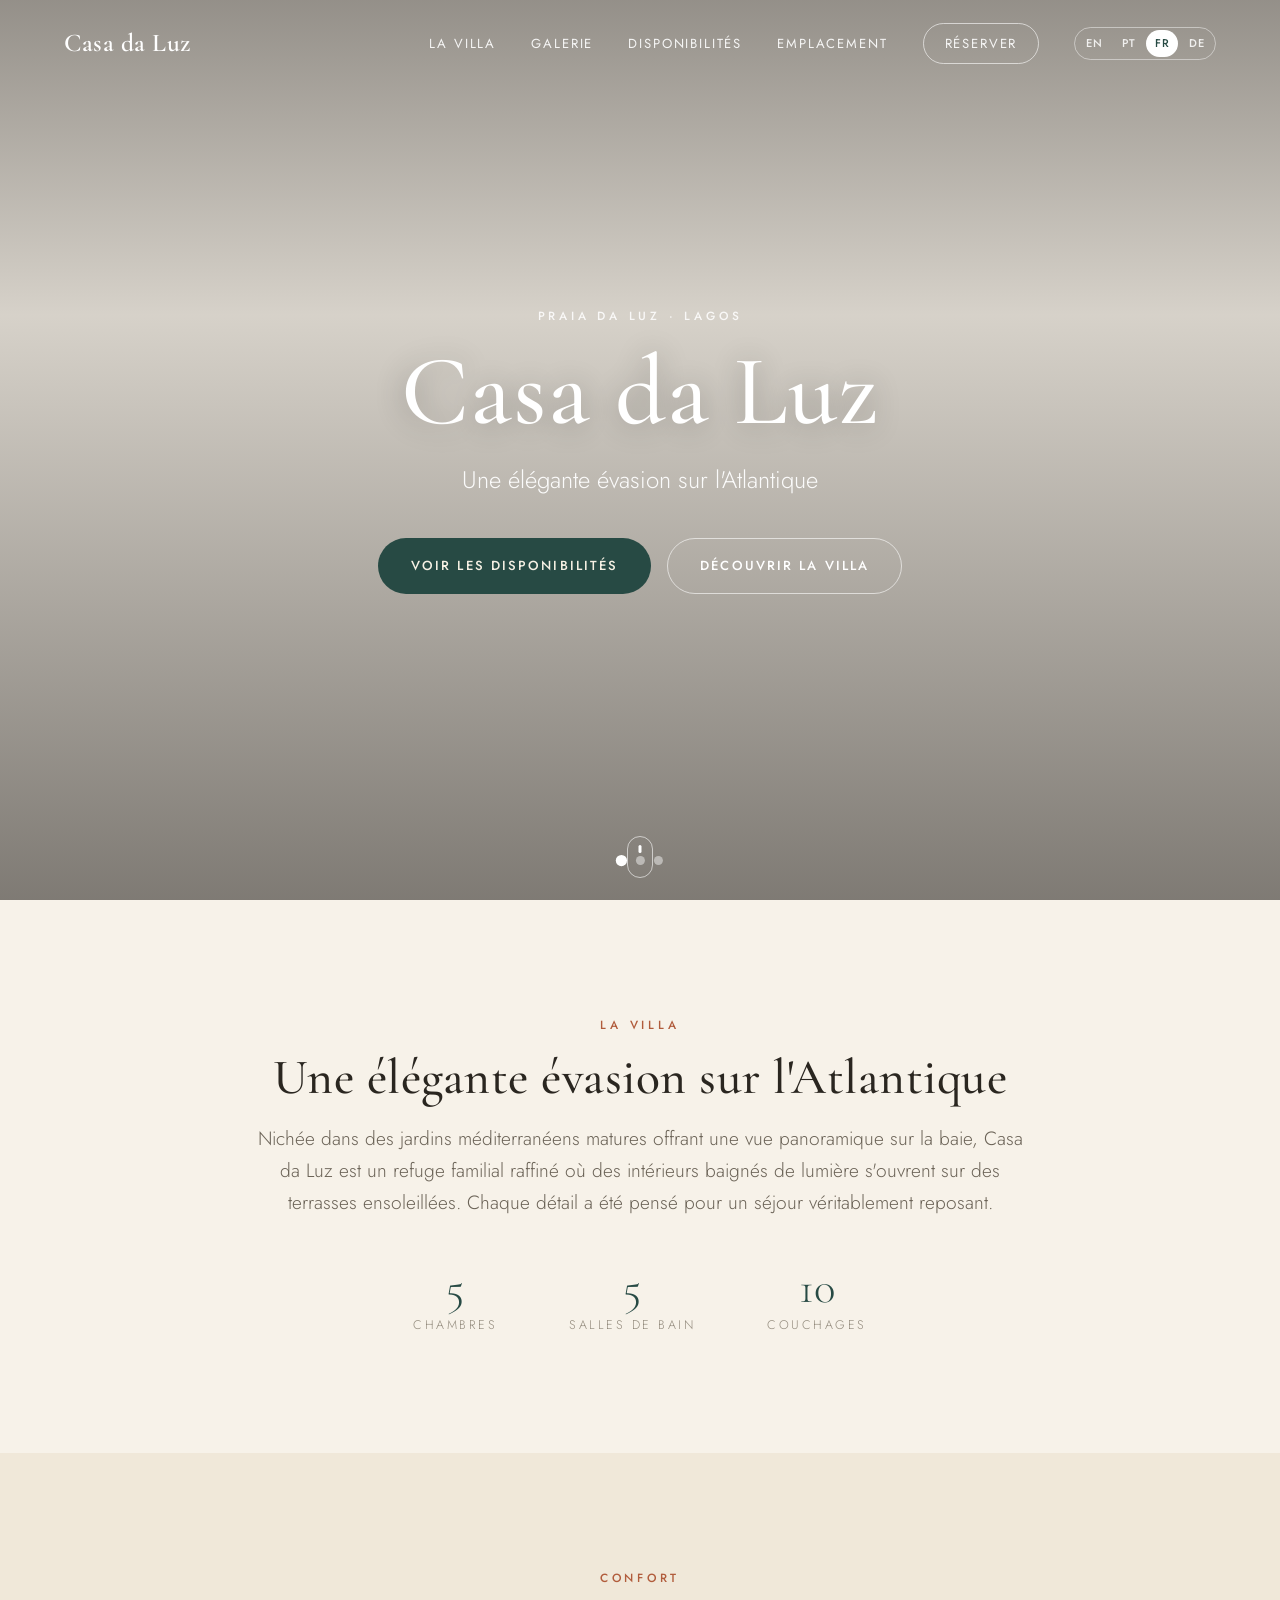
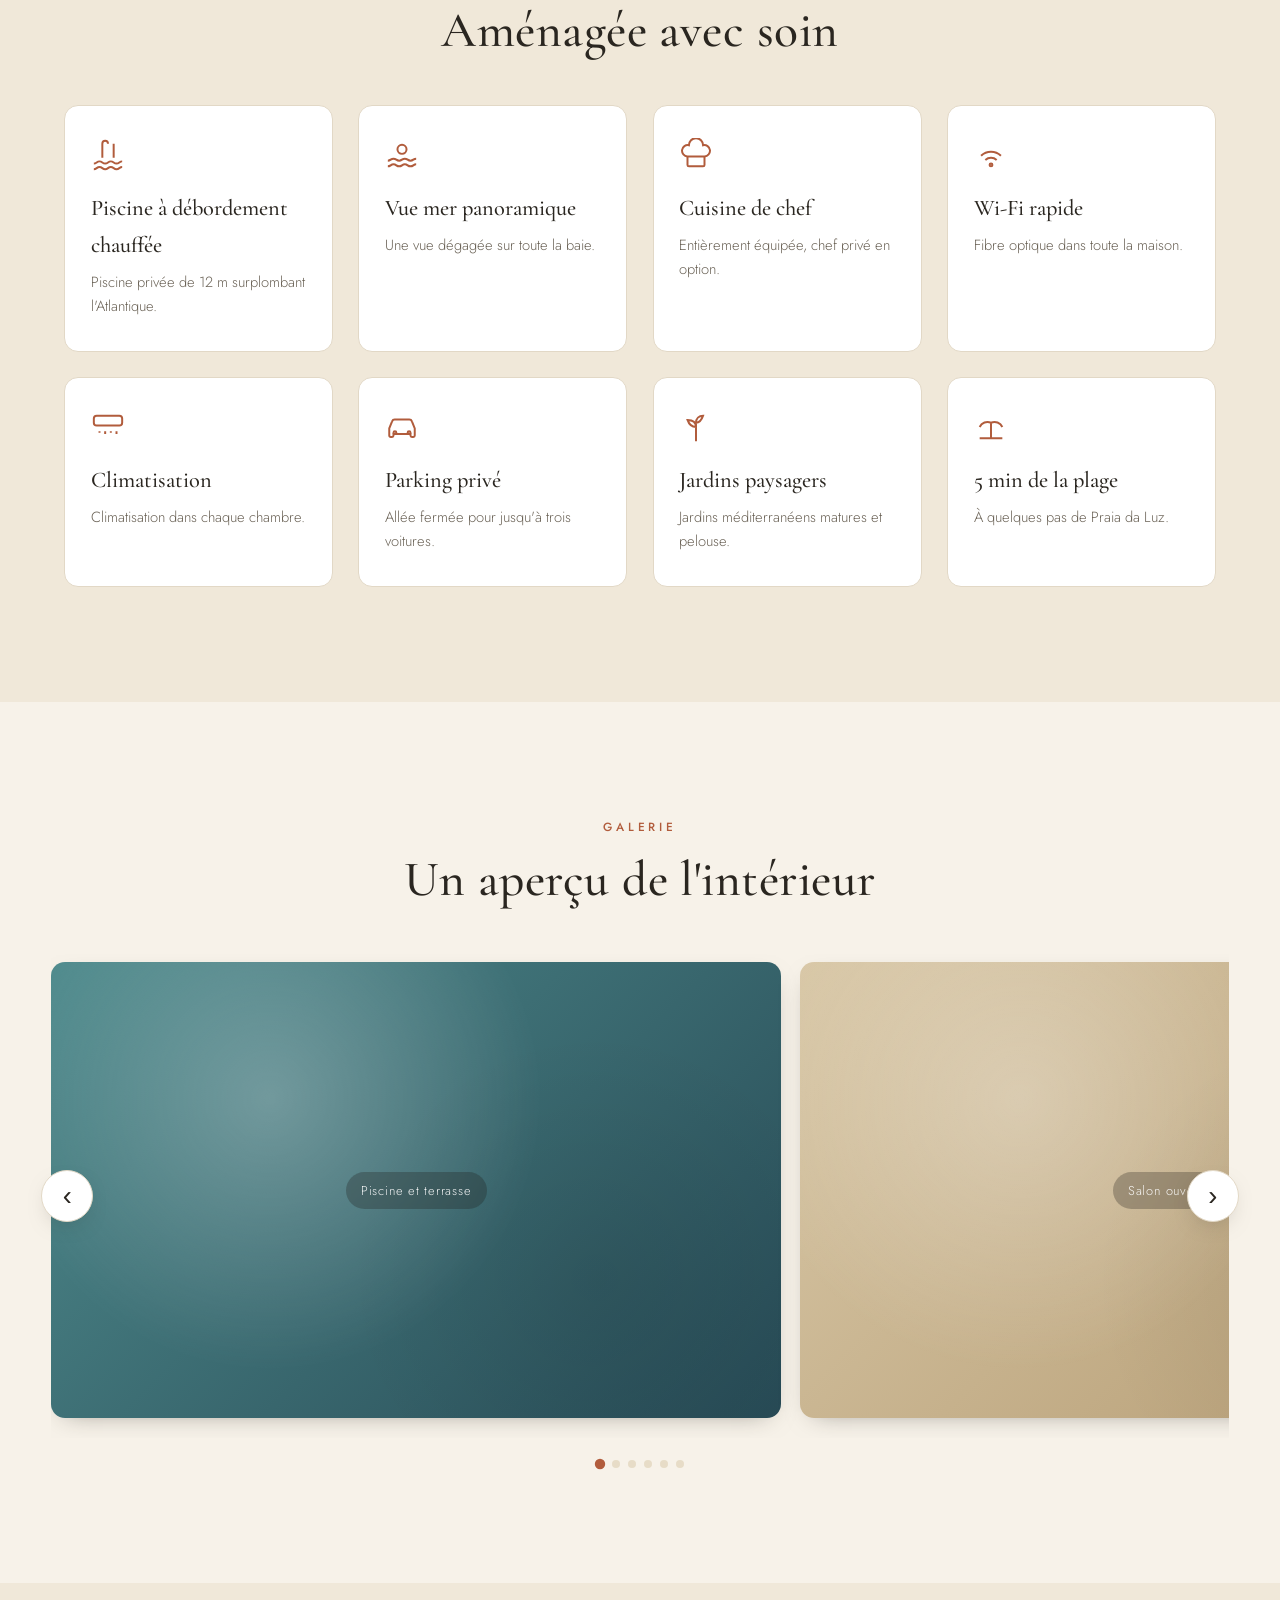
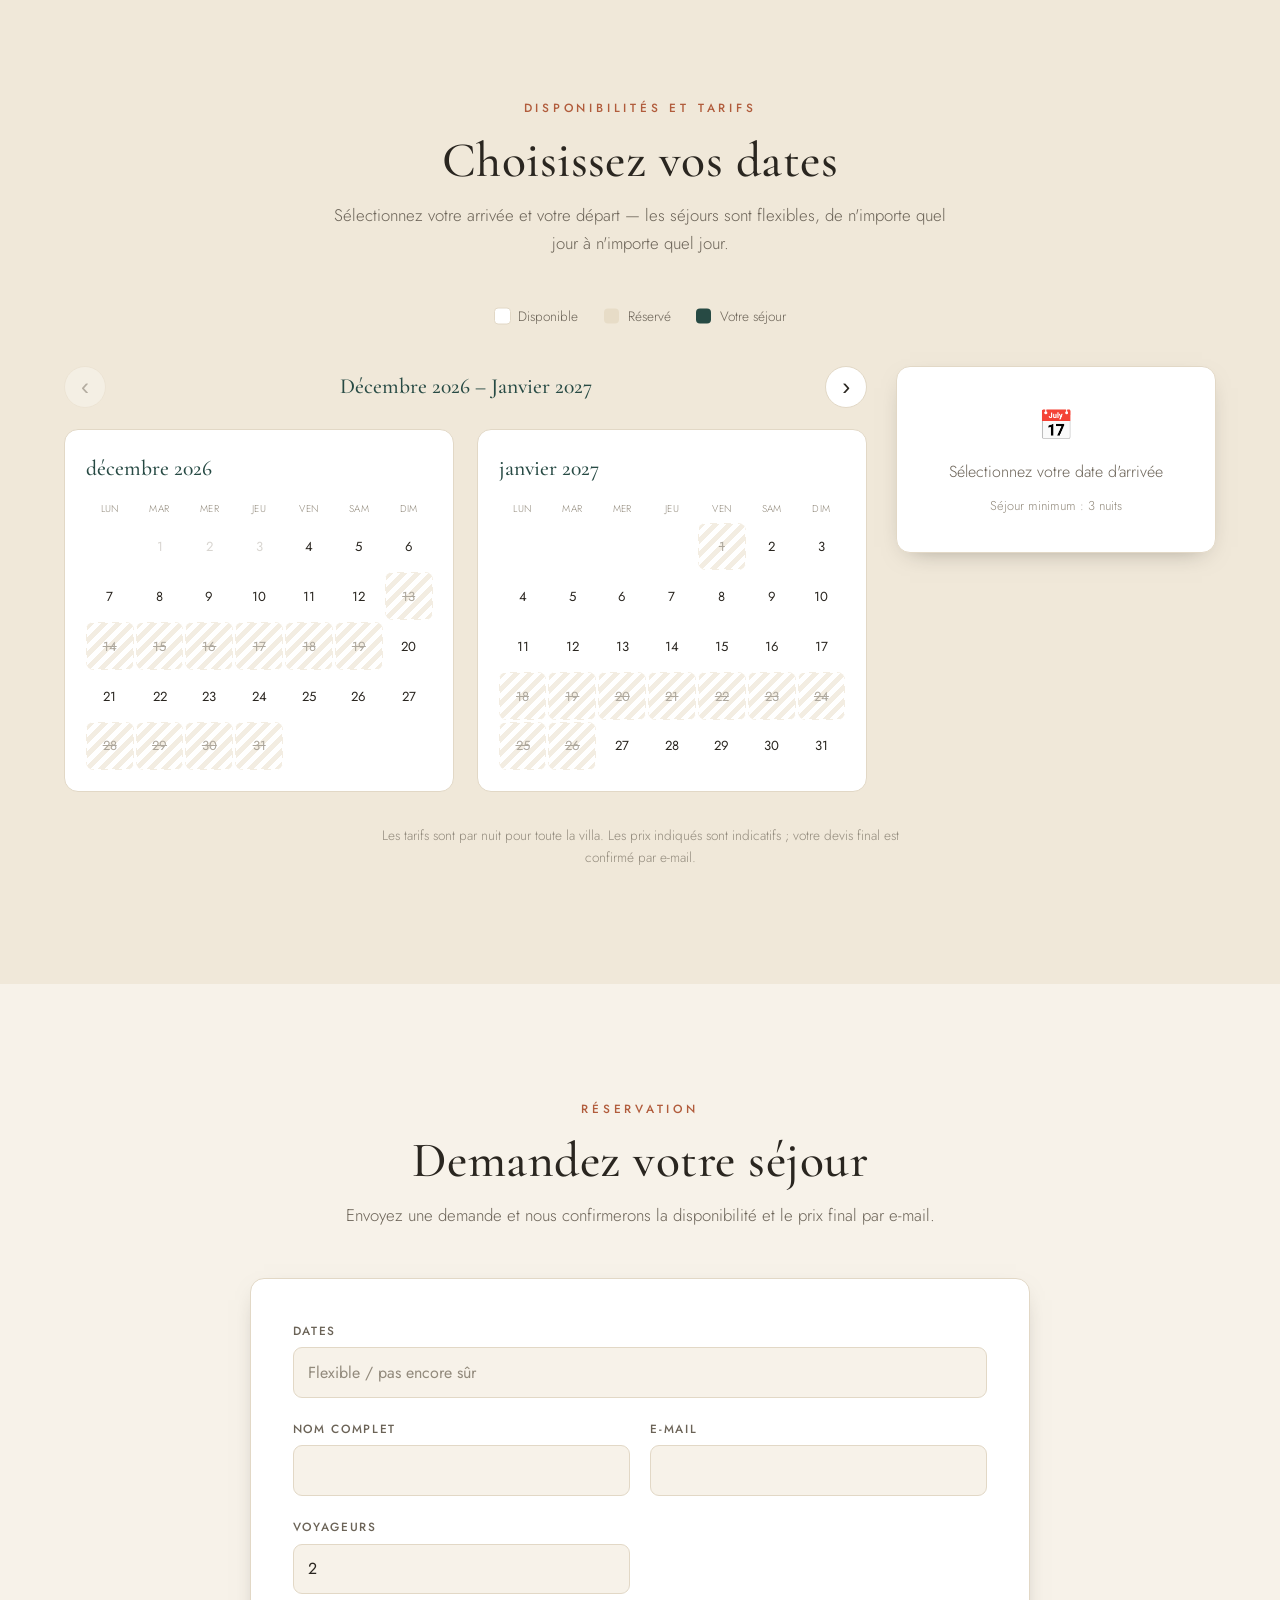
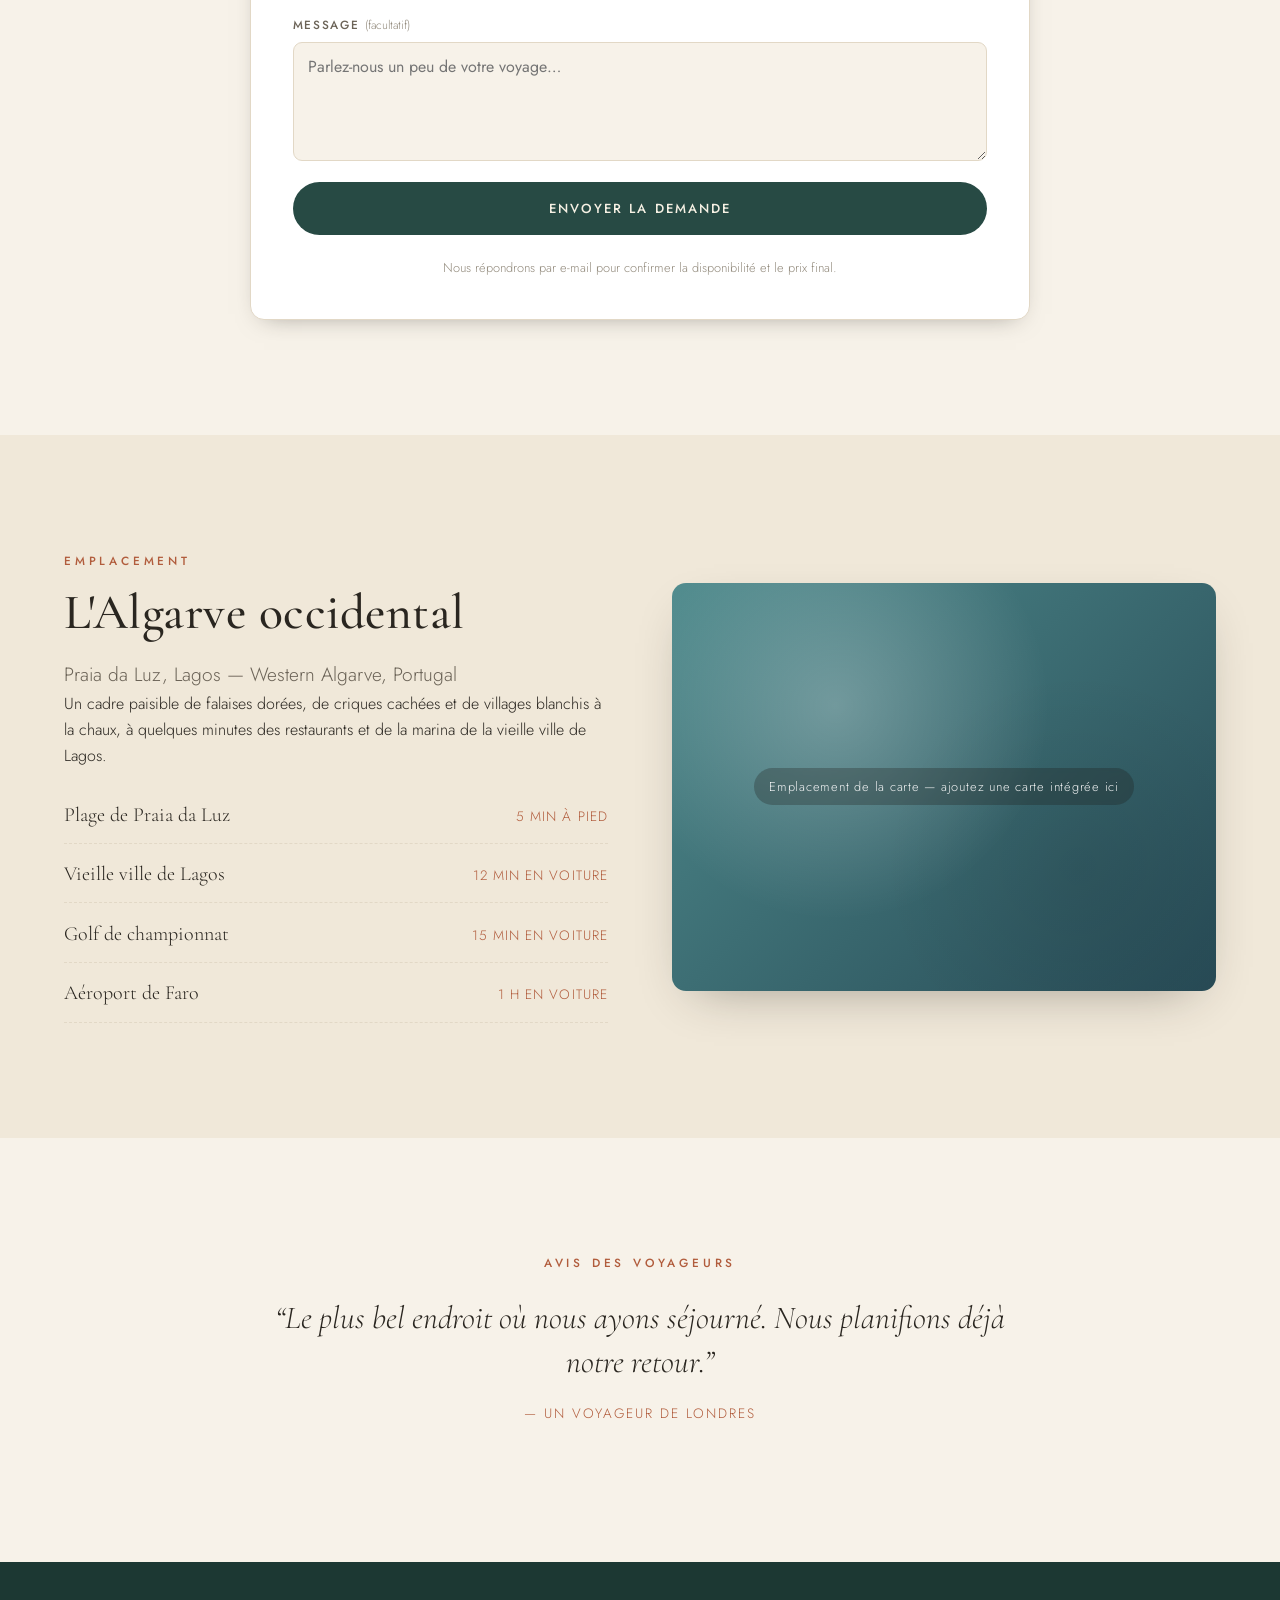
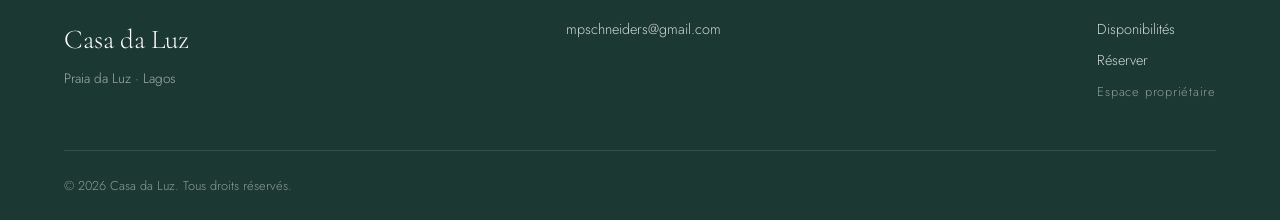
<file: fr/index.html>
<!DOCTYPE html>
<html lang="fr">
<head>
  <meta charset="UTF-8" />
  <meta name="viewport" content="width=device-width, initial-scale=1.0" />
  <title>Casa da Luz — Villa de Luxe en Algarve, Praia da Luz</title>
  <meta name="description" content="Villa de luxe privée de 5 chambres à Praia da Luz, Lagos, dans l'Algarve occidental, avec piscine à débordement chauffée et vue mer panoramique. Disponibilités et réservation directe." />
  <link rel="canonical" href="https://casa-da-luz.netlify.app/fr/" />
  <link rel="alternate" hreflang="en" href="https://casa-da-luz.netlify.app/" />
  <link rel="alternate" hreflang="pt" href="https://casa-da-luz.netlify.app/pt/" />
  <link rel="alternate" hreflang="fr" href="https://casa-da-luz.netlify.app/fr/" />
  <link rel="alternate" hreflang="de" href="https://casa-da-luz.netlify.app/de/" />
  <link rel="alternate" hreflang="x-default" href="https://casa-da-luz.netlify.app/" />

  <meta property="og:type" content="website" />
  <meta property="og:site_name" content="Casa da Luz" />
  <meta property="og:title" content="Casa da Luz — Villa de Luxe en Algarve, Praia da Luz" />
  <meta property="og:description" content="Villa de luxe privée de 5 chambres à Praia da Luz, Lagos, dans l'Algarve occidental, avec piscine à débordement chauffée et vue mer panoramique. Disponibilités et réservation directe." />
  <meta property="og:url" content="https://casa-da-luz.netlify.app/fr/" />
  <meta property="og:locale" content="fr_FR" />
  <meta property="og:image" content="https://casa-da-luz.netlify.app/assets/og-image.jpg" />
  <meta property="og:image:alt" content="Casa da Luz — villa de luxe en Algarve" />
  <meta name="twitter:card" content="summary_large_image" />
  <meta name="twitter:title" content="Casa da Luz — Villa de Luxe en Algarve, Praia da Luz" />
  <meta name="twitter:description" content="Villa de luxe privée de 5 chambres à Praia da Luz, Lagos, dans l'Algarve occidental, avec piscine à débordement chauffée et vue mer panoramique. Disponibilités et réservation directe." />
  <meta name="twitter:image" content="https://casa-da-luz.netlify.app/assets/og-image.jpg" />

  <script type="application/ld+json">{"@context":"https://schema.org","@type":["LodgingBusiness","VacationRental"],"name":"Casa da Luz","description":"Villa de luxe privée de 5 chambres à Praia da Luz, Lagos, dans l'Algarve occidental, avec piscine à débordement chauffée et vue mer panoramique. Disponibilités et réservation directe.","url":"https://casa-da-luz.netlify.app/fr/","image":["https://casa-da-luz.netlify.app/assets/og-image.jpg"],"address":{"@type":"PostalAddress","addressLocality":"Praia da Luz","addressRegion":"Lagos","addressCountry":"PT"},"geo":{"@type":"GeoCoordinates","latitude":37.0879,"longitude":-8.7263},"numberOfRooms":5,"amenityFeature":[{"@type":"LocationFeatureSpecification","name":"Piscine à débordement chauffée","value":true},{"@type":"LocationFeatureSpecification","name":"Vue mer panoramique","value":true},{"@type":"LocationFeatureSpecification","name":"Cuisine de chef","value":true},{"@type":"LocationFeatureSpecification","name":"Wi-Fi rapide","value":true},{"@type":"LocationFeatureSpecification","name":"Climatisation","value":true},{"@type":"LocationFeatureSpecification","name":"Parking privé","value":true},{"@type":"LocationFeatureSpecification","name":"Jardins paysagers","value":true},{"@type":"LocationFeatureSpecification","name":"5 min de la plage","value":true}],"priceRange":"€€€€","checkinTime":"16:00","checkoutTime":"10:00","inLanguage":"fr"}</script>

  <link rel="preconnect" href="https://fonts.googleapis.com" />
  <link rel="preconnect" href="https://fonts.gstatic.com" crossorigin />
  <link href="https://fonts.googleapis.com/css2?family=Cormorant+Garamond:ital,wght@0,400;0,500;0,600;1,400&family=Jost:wght@300;400;500;600&display=swap" rel="stylesheet" />
  <link rel="stylesheet" href="/css/styles.css" />
</head>
<body>

  <header class="site-header" id="siteHeader">
    <div class="container header-inner">
      <a href="#top" class="brand">Casa da Luz</a>
      <nav class="nav" id="nav">
        <a href="#villa">La Villa</a>
        <a href="#gallery">Galerie</a>
        <a href="#availability">Disponibilités</a>
        <a href="#location">Emplacement</a>
        <a href="#enquire" class="nav-cta">Réserver</a>
        <div class="lang-switch" role="group" aria-label="Language"><a href="/" hreflang="en">EN</a><a href="/pt/" hreflang="pt">PT</a><a href="/fr/" hreflang="fr" class="active" aria-current="true">FR</a><a href="/de/" hreflang="de">DE</a></div>
      </nav>
      <button class="nav-toggle" id="navToggle" aria-label="Menu" aria-expanded="false"><span></span><span></span><span></span></button>
    </div>
  </header>

  <section class="hero" id="top">
    <div class="hero-carousel" id="heroCarousel" aria-label="Casa da Luz"><div class="hero-slide ph active" data-tone="a"></div><div class="hero-slide ph" data-tone="b"></div><div class="hero-slide ph" data-tone="e"></div></div>
    <div class="hero-overlay"></div>
    <div class="hero-content">
      <p class="eyebrow">Praia da Luz · Lagos</p>
      <h1 class="hero-title">Casa da Luz</h1>
      <p class="hero-tagline">Une élégante évasion sur l'Atlantique</p>
      <div class="hero-actions">
        <a href="#availability" class="btn btn-primary">Voir les disponibilités</a>
        <a href="#villa" class="btn btn-ghost">Découvrir la villa</a>
      </div>
    </div>
    <div class="hero-dots" id="heroDots" aria-hidden="true"></div>
    <a href="#villa" class="scroll-cue" aria-label="Scroll down"><span></span></a>
  </section>

  <section class="section intro" id="villa">
    <div class="container narrow center">
      <p class="eyebrow">La Villa</p>
      <h2 class="section-title">Une élégante évasion sur l'Atlantique</h2>
      <p class="lede">Nichée dans des jardins méditerranéens matures offrant une vue panoramique sur la baie, Casa da Luz est un refuge familial raffiné où des intérieurs baignés de lumière s'ouvrent sur des terrasses ensoleillées. Chaque détail a été pensé pour un séjour véritablement reposant.</p>
      <ul class="stats"><li><span class="num">5</span><span class="lab">Chambres</span></li><li><span class="num">5</span><span class="lab">Salles de bain</span></li><li><span class="num">10</span><span class="lab">Couchages</span></li></ul>
    </div>
  </section>

  <section class="section amenities alt">
    <div class="container">
      <div class="section-head center">
        <p class="eyebrow">Confort</p>
        <h2 class="section-title">Aménagée avec soin</h2>
      </div>
      <ul class="amenity-grid"><li class="amenity"><div class="ic"><svg viewBox="0 0 24 24"><path d="M2 18c2 0 2-1.5 4-1.5S8 18 10 18s2-1.5 4-1.5S16 18 18 18s2-1.5 4-1.5"/><path d="M2 22c2 0 2-1.5 4-1.5S8 22 10 22s2-1.5 4-1.5S16 22 18 22s2-1.5 4-1.5"/><path d="M8 14V4a2 2 0 0 1 4 0M16 14V4"/></svg></div><h3>Piscine à débordement chauffée</h3><p>Piscine privée de 12 m surplombant l'Atlantique.</p></li><li class="amenity"><div class="ic"><svg viewBox="0 0 24 24"><circle cx="12" cy="8" r="3.2"/><path d="M2 16c2 0 2-1.4 4-1.4S8 16 10 16s2-1.4 4-1.4S16 16 18 16s2-1.4 4-1.4M2 20c2 0 2-1.4 4-1.4S8 20 10 20s2-1.4 4-1.4S16 20 18 20s2-1.4 4-1.4"/></svg></div><h3>Vue mer panoramique</h3><p>Une vue dégagée sur toute la baie.</p></li><li class="amenity"><div class="ic"><svg viewBox="0 0 24 24"><path d="M6 13a4 4 0 1 1 1-7.9 4 4 0 0 1 10 0A4 4 0 1 1 18 13z"/><path d="M6 13v6a1 1 0 0 0 1 1h10a1 1 0 0 0 1-1v-6"/></svg></div><h3>Cuisine de chef</h3><p>Entièrement équipée, chef privé en option.</p></li><li class="amenity"><div class="ic"><svg viewBox="0 0 24 24"><path d="M5 12.5a10 10 0 0 1 14 0M8 15.5a6 6 0 0 1 8 0"/><circle cx="12" cy="19" r="1"/></svg></div><h3>Wi-Fi rapide</h3><p>Fibre optique dans toute la maison.</p></li><li class="amenity"><div class="ic"><svg viewBox="0 0 24 24"><rect x="2" y="4" width="20" height="7" rx="2"/><path d="M6 15v1M10 15v2M14 15v1M18 15v2"/></svg></div><h3>Climatisation</h3><p>Climatisation dans chaque chambre.</p></li><li class="amenity"><div class="ic"><svg viewBox="0 0 24 24"><path d="M3 13l2-5a2 2 0 0 1 2-1.3h10A2 2 0 0 1 19 8l2 5v5a1 1 0 0 1-1 1h-1a1 1 0 0 1-1-1v-1H6v1a1 1 0 0 1-1 1H4a1 1 0 0 1-1-1z"/><circle cx="7" cy="16" r="1"/><circle cx="17" cy="16" r="1"/></svg></div><h3>Parking privé</h3><p>Allée fermée pour jusqu'à trois voitures.</p></li><li class="amenity"><div class="ic"><svg viewBox="0 0 24 24"><path d="M12 22V9M12 9c0-3 2-5 5-5-1 3-3 5-5 5zM12 12C12 9 10 7 6 7c1 3 3 5 6 5z"/></svg></div><h3>Jardins paysagers</h3><p>Jardins méditerranéens matures et pelouse.</p></li><li class="amenity"><div class="ic"><svg viewBox="0 0 24 24"><path d="M4 20h16M12 20V9M12 9a6 6 0 0 1 8 3M12 9a6 6 0 0 0-8 3"/></svg></div><h3>5 min de la plage</h3><p>À quelques pas de Praia da Luz.</p></li></ul>
    </div>
  </section>

  <section class="section gallery" id="gallery">
    <div class="container">
      <div class="section-head center">
        <p class="eyebrow">Galerie</p>
        <h2 class="section-title">Un aperçu de l'intérieur</h2>
      </div>
    </div>
    <div class="gallery-carousel">
      <button class="gc-arrow gc-prev" id="galPrev" aria-label="Previous photo">‹</button>
      <div class="gc-track" id="galleryTrack"><div class="gc-slide ph" data-tone="b"><span class="ph-label">Piscine et terrasse</span></div><div class="gc-slide ph" data-tone="c"><span class="ph-label">Salon ouvert</span></div><div class="gc-slide ph" data-tone="d"><span class="ph-label">Suite parentale</span></div><div class="gc-slide ph" data-tone="a"><span class="ph-label">Repas en plein air</span></div><div class="gc-slide ph" data-tone="f"><span class="ph-label">Soirée sur la terrasse</span></div><div class="gc-slide ph" data-tone="c"><span class="ph-label">Cuisine design</span></div></div>
      <button class="gc-arrow gc-next" id="galNext" aria-label="Next photo">›</button>
    </div>
    <div class="gallery-dots" id="galleryDots" aria-hidden="true"></div>
  </section>

  <section class="section availability alt" id="availability">
    <div class="container">
      <div class="section-head center">
        <p class="eyebrow">Disponibilités et Tarifs</p>
        <h2 class="section-title">Choisissez vos dates</h2>
        <p class="section-sub">Sélectionnez votre arrivée et votre départ — les séjours sont flexibles, de n'importe quel jour à n'importe quel jour.</p>
      </div>
      <div class="cal-legend">
        <span class="lg lg-avail">Disponible</span>
        <span class="lg lg-booked">Réservé</span>
        <span class="lg lg-selected">Votre séjour</span>
      </div>
      <div class="booking">
        <div class="cal" id="calendar"></div>
        <aside class="quote" id="quote"></aside>
      </div>
      <p class="cal-note">Les tarifs sont par nuit pour toute la villa. Les prix indiqués sont indicatifs ; votre devis final est confirmé par e-mail.</p>
    </div>
  </section>

  <section class="section enquire" id="enquire">
    <div class="container narrow">
      <div class="section-head center">
        <p class="eyebrow">Réservation</p>
        <h2 class="section-title">Demandez votre séjour</h2>
        <p class="section-sub">Envoyez une demande et nous confirmerons la disponibilité et le prix final par e-mail.</p>
      </div>
      <form class="enquiry-form" id="enquiryForm" name="enquiry" method="POST" data-netlify="true" netlify-honeypot="bot-field">
        <input type="hidden" name="form-name" value="enquiry" />
        <p class="hp" aria-hidden="true"><label>Leave this empty <input name="bot-field" /></label></p>
        <input type="hidden" id="fCheckIn" name="check_in" />
        <input type="hidden" id="fCheckOut" name="check_out" />
        <input type="hidden" id="fNights" name="nights" />
        <input type="hidden" id="fTotal" name="estimated_total" />
        <input type="hidden" id="fDates" name="dates" value="Flexible / pas encore sûr" />
        <div class="field field-wide">
          <label>Dates</label>
          <button type="button" class="dates-display" id="datesDisplay">Flexible / pas encore sûr</button>
        </div>
        <div class="field">
          <label for="fName">Nom complet</label>
          <input type="text" id="fName" name="name" required />
        </div>
        <div class="field">
          <label for="fEmail">E-mail</label>
          <input type="email" id="fEmail" name="email" required />
        </div>
        <div class="field">
          <label for="fGuests">Voyageurs</label>
          <input type="number" id="fGuests" name="guests" min="1" max="20" value="2" />
        </div>
        <div class="field field-wide">
          <label for="fMessage">Message <span class="opt">(facultatif)</span></label>
          <textarea id="fMessage" name="message" rows="4" placeholder="Parlez-nous un peu de votre voyage…"></textarea>
        </div>
        <div class="field field-wide">
          <button type="submit" class="btn btn-primary btn-block">Envoyer la demande</button>
          <p class="form-hint">Nous répondrons par e-mail pour confirmer la disponibilité et le prix final.</p>
        </div>
      </form>
      <div class="form-success" id="formSuccess" hidden>
        <div class="fs-mark">✓</div>
        <h3>Merci — votre demande est en route</h3>
        <p>Nous avons bien reçu votre demande et vous contacterons par e-mail sous peu pour confirmer la disponibilité et le tarif. Au plaisir de vous accueillir.</p>
      </div>
    </div>
  </section>

  <section class="section location alt" id="location">
    <div class="container location-inner">
      <div class="location-text">
        <p class="eyebrow">Emplacement</p>
        <h2 class="section-title">L'Algarve occidental</h2>
        <p class="lede">Praia da Luz, Lagos — Western Algarve, Portugal</p>
        <p>Un cadre paisible de falaises dorées, de criques cachées et de villages blanchis à la chaux, à quelques minutes des restaurants et de la marina de la vieille ville de Lagos.</p>
        <ul class="highlights"><li><span class="place">Plage de Praia da Luz</span><span class="detail">5 min à pied</span></li><li><span class="place">Vieille ville de Lagos</span><span class="detail">12 min en voiture</span></li><li><span class="place">Golf de championnat</span><span class="detail">15 min en voiture</span></li><li><span class="place">Aéroport de Faro</span><span class="detail">1 h en voiture</span></li></ul>
      </div>
      <div class="location-map ph" data-tone="b"><span class="ph-label">Emplacement de la carte — ajoutez une carte intégrée ici</span></div>
    </div>
  </section>

  <section class="section testimonials">
    <div class="container narrow center">
      <p class="eyebrow">Avis des voyageurs</p>
      <div class="testimonial-carousel" id="testimonials"><figure class="testimonial active"><blockquote>“Le plus bel endroit où nous ayons séjourné. Nous planifions déjà notre retour.”</blockquote><figcaption class="who">— Un voyageur de Londres</figcaption></figure><figure class="testimonial"><blockquote>“Impeccable dans les moindres détails. Les vues au coucher du soleil sont tout simplement inoubliables.”</blockquote><figcaption class="who">— Une famille de Paris</figcaption></figure><figure class="testimonial"><blockquote>“Un véritable second chez-soi, avec tout le confort que l'on peut souhaiter.”</blockquote><figcaption class="who">— Des voyageurs de Berlin</figcaption></figure></div>
    </div>
  </section>

  <footer class="site-footer">
    <div class="container footer-inner">
      <div>
        <p class="footer-brand">Casa da Luz</p>
        <p class="footer-loc">Praia da Luz · Lagos</p>
      </div>
      <div class="footer-contact"><a href="mailto:mpschneiders@gmail.com">mpschneiders@gmail.com</a></div>
      <div class="footer-links">
        <a href="#availability">Disponibilités</a>
        <a href="#enquire">Réserver</a>
        <a href="/admin.html" class="owner-link">Espace propriétaire</a>
      </div>
    </div>
    <div class="container footer-bottom">
      <span>© 2026 Casa da Luz. Tous droits réservés.</span>
    </div>
  </footer>

  <script src="/js/i18n.js"></script>
  <script src="/js/data.js"></script>
  <script src="/js/calendar.js"></script>
  <script src="/js/main.js"></script>
</body>
</html>
</file>
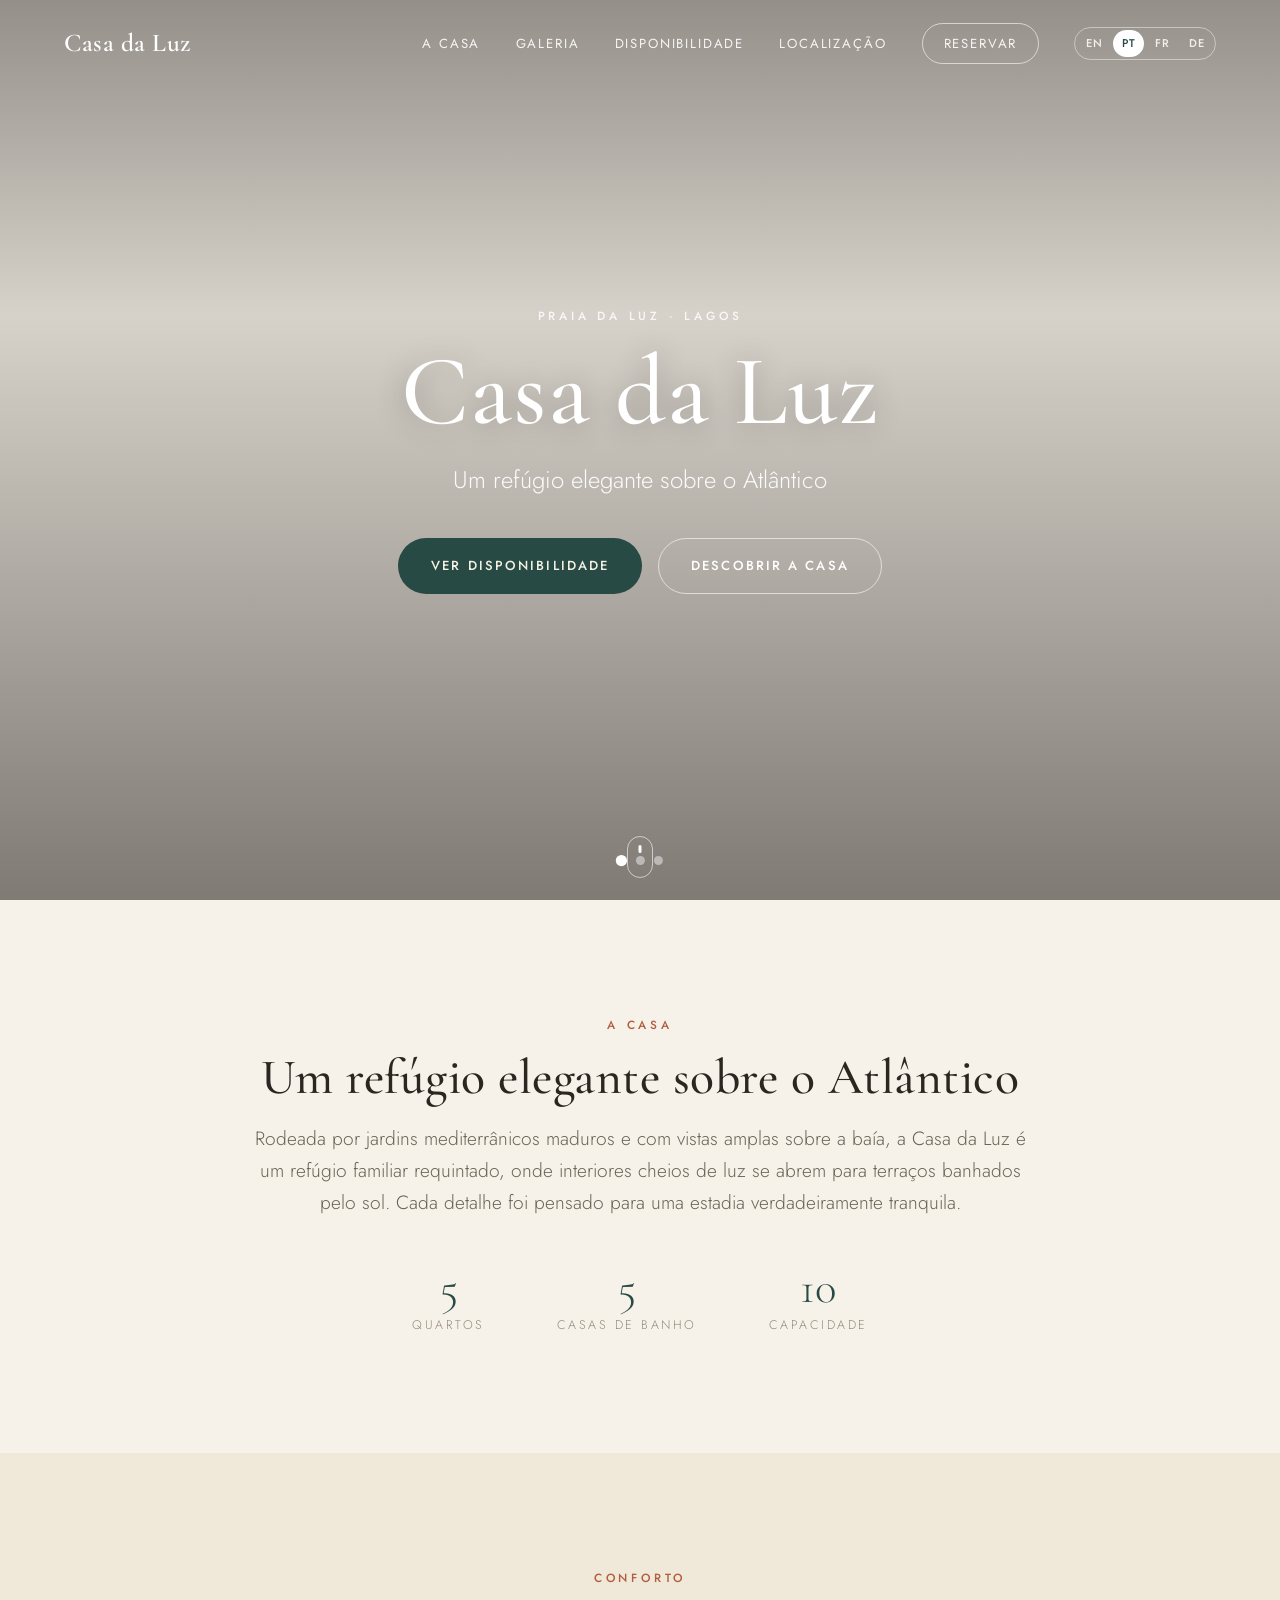
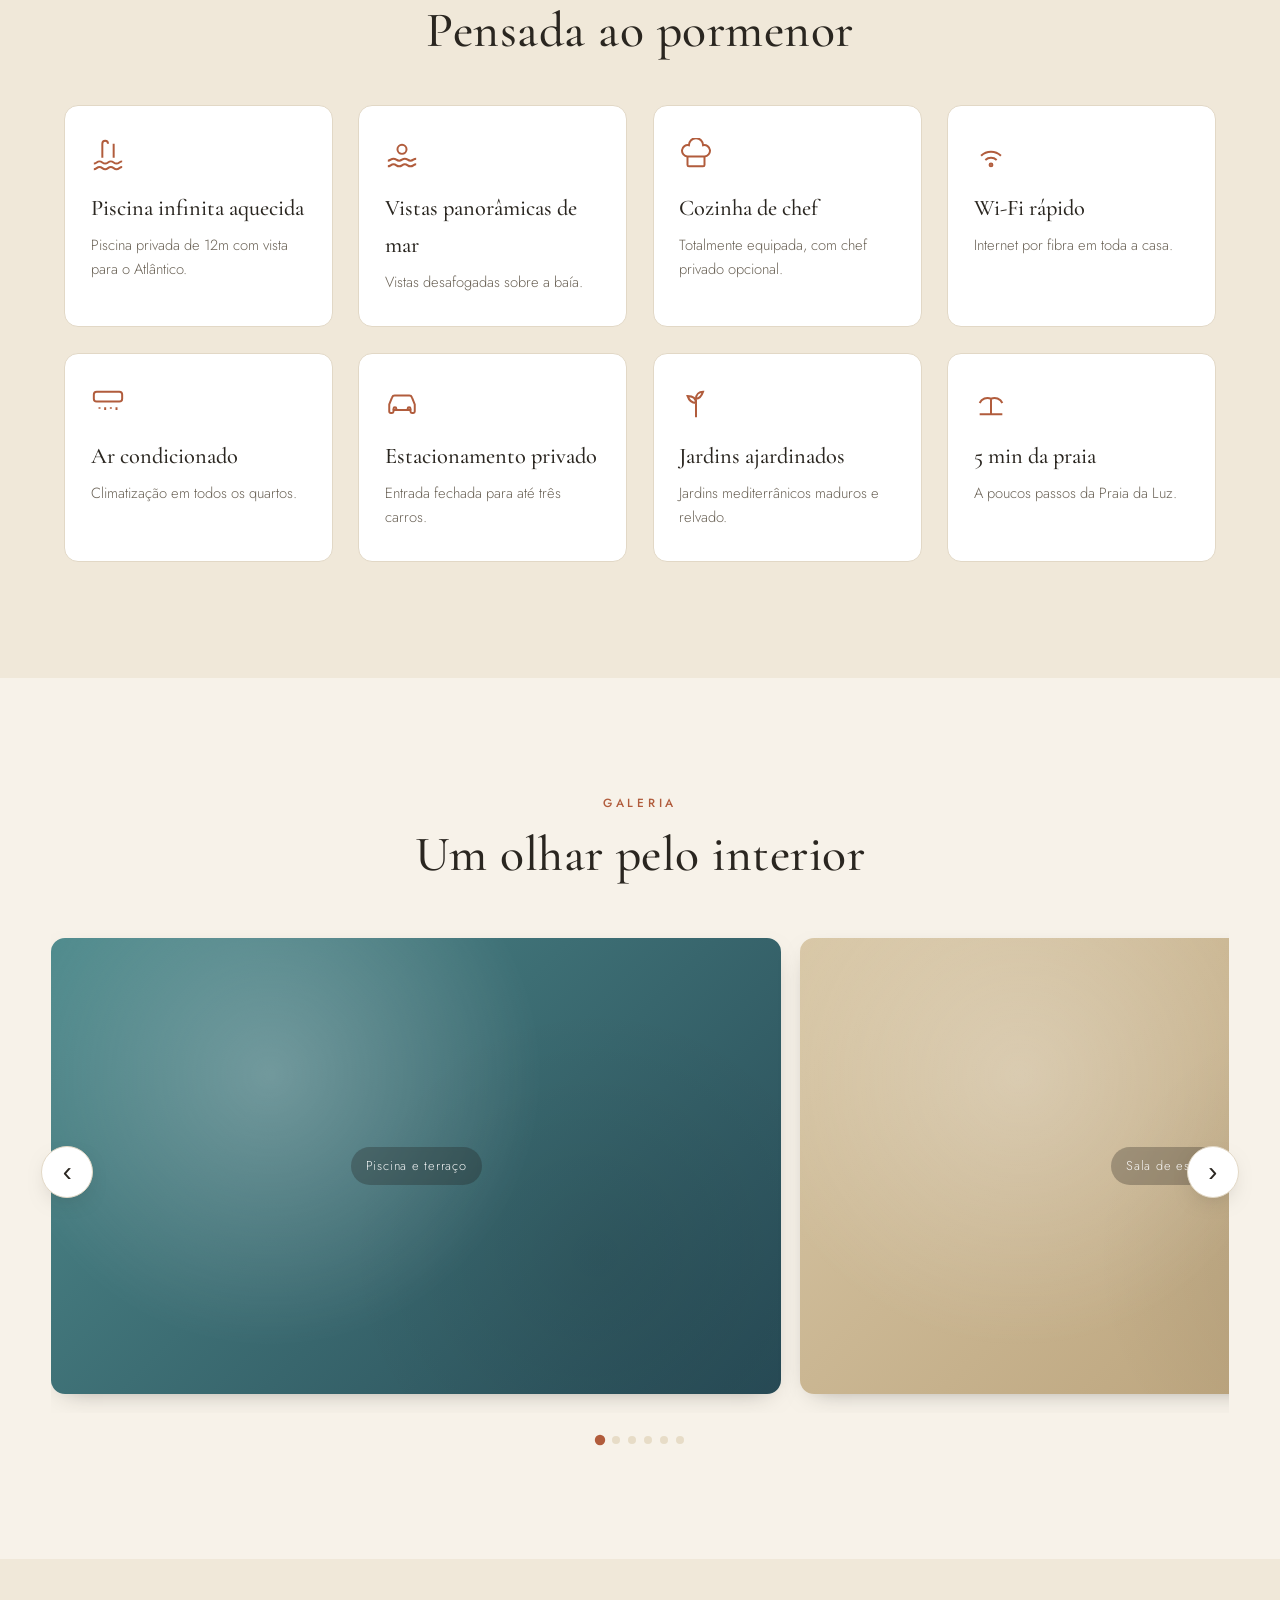
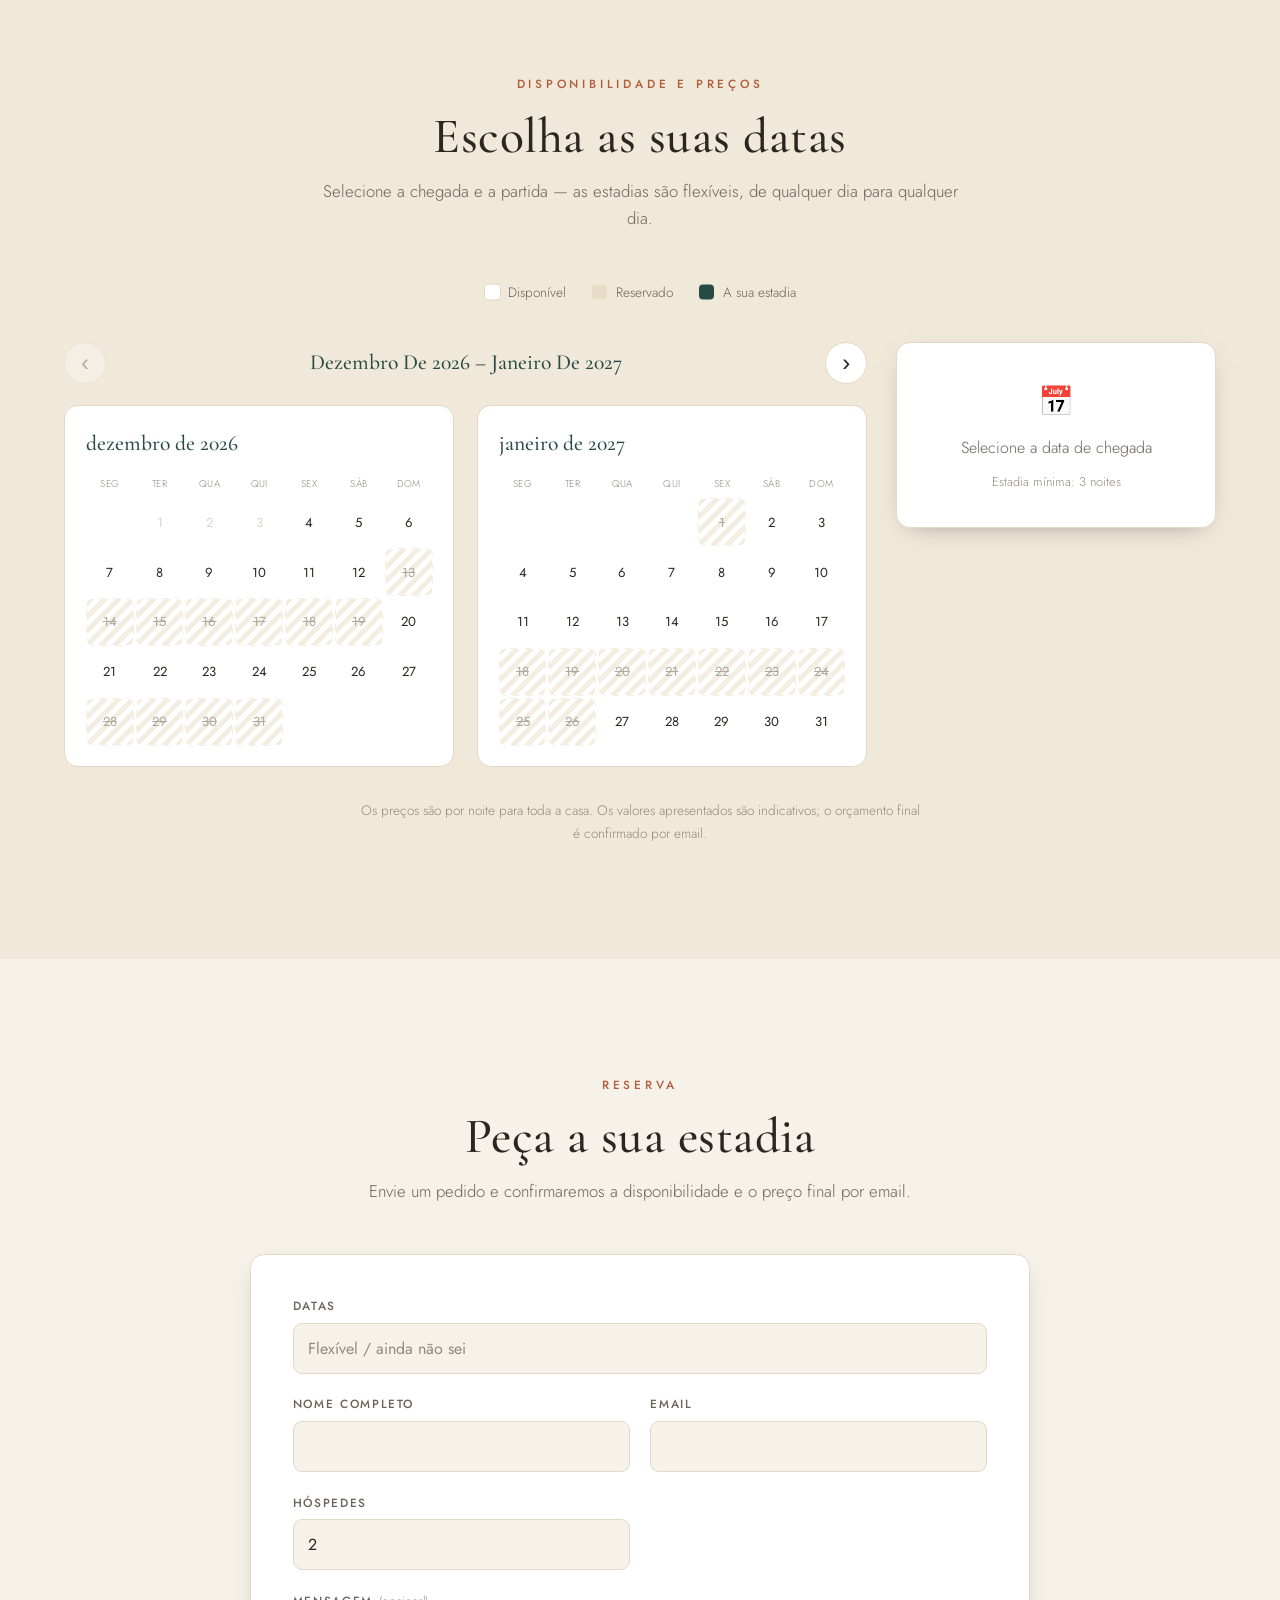
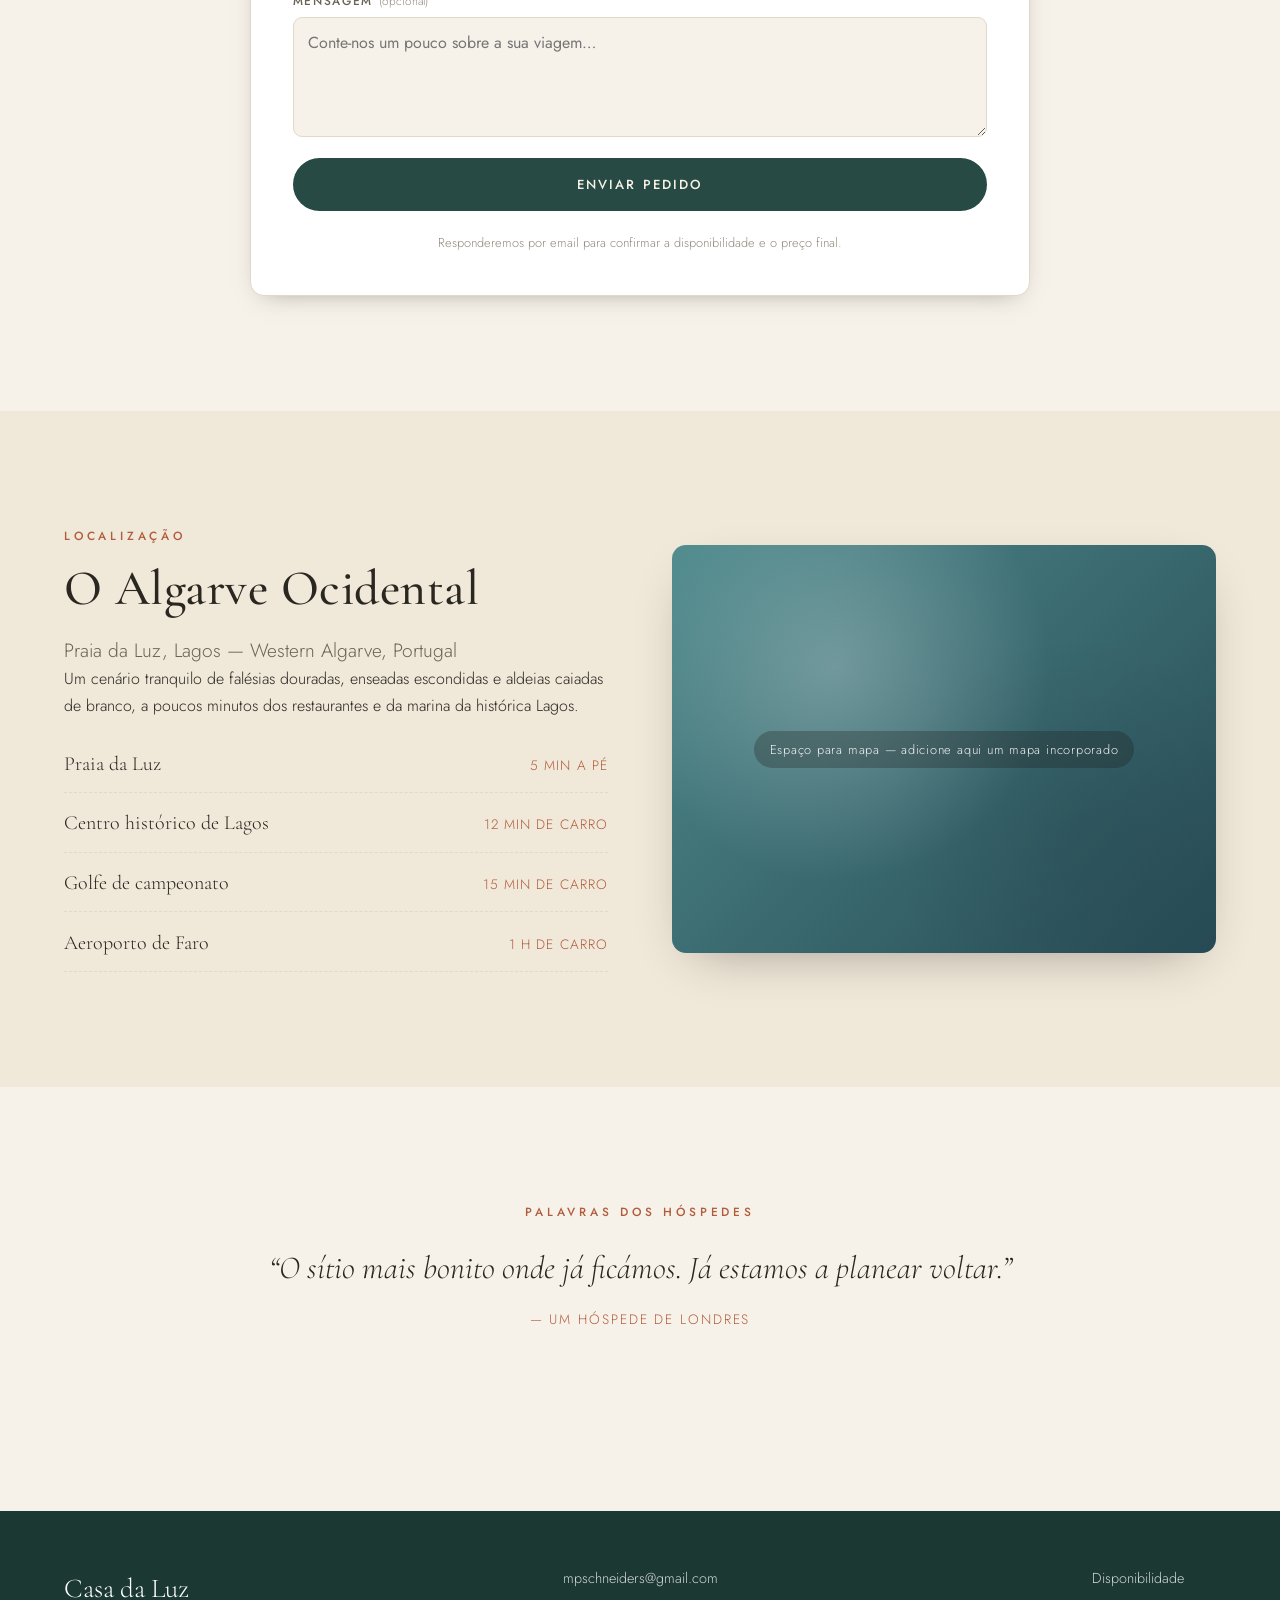
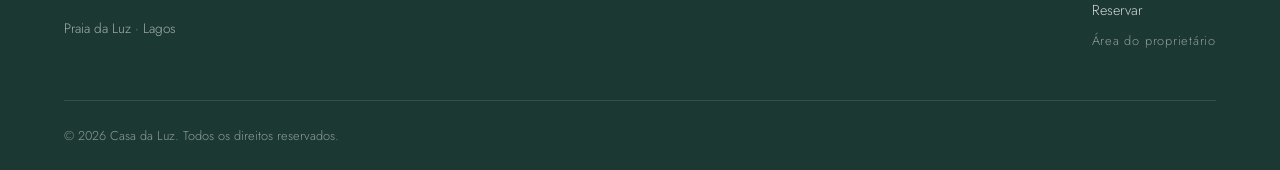
<file: pt/index.html>
<!DOCTYPE html>
<html lang="pt">
<head>
  <meta charset="UTF-8" />
  <meta name="viewport" content="width=device-width, initial-scale=1.0" />
  <title>Casa da Luz — Villa de Luxo no Algarve, Praia da Luz</title>
  <meta name="description" content="Villa de luxo privada com 5 quartos na Praia da Luz, Lagos, no Algarve Ocidental, com piscina infinita aquecida e vistas panorâmicas de mar. Veja a disponibilidade e reserve diretamente." />
  <link rel="canonical" href="https://casa-da-luz.netlify.app/pt/" />
  <link rel="alternate" hreflang="en" href="https://casa-da-luz.netlify.app/" />
  <link rel="alternate" hreflang="pt" href="https://casa-da-luz.netlify.app/pt/" />
  <link rel="alternate" hreflang="fr" href="https://casa-da-luz.netlify.app/fr/" />
  <link rel="alternate" hreflang="de" href="https://casa-da-luz.netlify.app/de/" />
  <link rel="alternate" hreflang="x-default" href="https://casa-da-luz.netlify.app/" />

  <meta property="og:type" content="website" />
  <meta property="og:site_name" content="Casa da Luz" />
  <meta property="og:title" content="Casa da Luz — Villa de Luxo no Algarve, Praia da Luz" />
  <meta property="og:description" content="Villa de luxo privada com 5 quartos na Praia da Luz, Lagos, no Algarve Ocidental, com piscina infinita aquecida e vistas panorâmicas de mar. Veja a disponibilidade e reserve diretamente." />
  <meta property="og:url" content="https://casa-da-luz.netlify.app/pt/" />
  <meta property="og:locale" content="pt_PT" />
  <meta property="og:image" content="https://casa-da-luz.netlify.app/assets/og-image.jpg" />
  <meta property="og:image:alt" content="Casa da Luz — villa de luxo no Algarve" />
  <meta name="twitter:card" content="summary_large_image" />
  <meta name="twitter:title" content="Casa da Luz — Villa de Luxo no Algarve, Praia da Luz" />
  <meta name="twitter:description" content="Villa de luxo privada com 5 quartos na Praia da Luz, Lagos, no Algarve Ocidental, com piscina infinita aquecida e vistas panorâmicas de mar. Veja a disponibilidade e reserve diretamente." />
  <meta name="twitter:image" content="https://casa-da-luz.netlify.app/assets/og-image.jpg" />

  <script type="application/ld+json">{"@context":"https://schema.org","@type":["LodgingBusiness","VacationRental"],"name":"Casa da Luz","description":"Villa de luxo privada com 5 quartos na Praia da Luz, Lagos, no Algarve Ocidental, com piscina infinita aquecida e vistas panorâmicas de mar. Veja a disponibilidade e reserve diretamente.","url":"https://casa-da-luz.netlify.app/pt/","image":["https://casa-da-luz.netlify.app/assets/og-image.jpg"],"address":{"@type":"PostalAddress","addressLocality":"Praia da Luz","addressRegion":"Lagos","addressCountry":"PT"},"geo":{"@type":"GeoCoordinates","latitude":37.0879,"longitude":-8.7263},"numberOfRooms":5,"amenityFeature":[{"@type":"LocationFeatureSpecification","name":"Piscina infinita aquecida","value":true},{"@type":"LocationFeatureSpecification","name":"Vistas panorâmicas de mar","value":true},{"@type":"LocationFeatureSpecification","name":"Cozinha de chef","value":true},{"@type":"LocationFeatureSpecification","name":"Wi-Fi rápido","value":true},{"@type":"LocationFeatureSpecification","name":"Ar condicionado","value":true},{"@type":"LocationFeatureSpecification","name":"Estacionamento privado","value":true},{"@type":"LocationFeatureSpecification","name":"Jardins ajardinados","value":true},{"@type":"LocationFeatureSpecification","name":"5 min da praia","value":true}],"priceRange":"€€€€","checkinTime":"16:00","checkoutTime":"10:00","inLanguage":"pt"}</script>

  <link rel="preconnect" href="https://fonts.googleapis.com" />
  <link rel="preconnect" href="https://fonts.gstatic.com" crossorigin />
  <link href="https://fonts.googleapis.com/css2?family=Cormorant+Garamond:ital,wght@0,400;0,500;0,600;1,400&family=Jost:wght@300;400;500;600&display=swap" rel="stylesheet" />
  <link rel="stylesheet" href="/css/styles.css" />
</head>
<body>

  <header class="site-header" id="siteHeader">
    <div class="container header-inner">
      <a href="#top" class="brand">Casa da Luz</a>
      <nav class="nav" id="nav">
        <a href="#villa">A Casa</a>
        <a href="#gallery">Galeria</a>
        <a href="#availability">Disponibilidade</a>
        <a href="#location">Localização</a>
        <a href="#enquire" class="nav-cta">Reservar</a>
        <div class="lang-switch" role="group" aria-label="Language"><a href="/" hreflang="en">EN</a><a href="/pt/" hreflang="pt" class="active" aria-current="true">PT</a><a href="/fr/" hreflang="fr">FR</a><a href="/de/" hreflang="de">DE</a></div>
      </nav>
      <button class="nav-toggle" id="navToggle" aria-label="Menu" aria-expanded="false"><span></span><span></span><span></span></button>
    </div>
  </header>

  <section class="hero" id="top">
    <div class="hero-carousel" id="heroCarousel" aria-label="Casa da Luz"><div class="hero-slide ph active" data-tone="a"></div><div class="hero-slide ph" data-tone="b"></div><div class="hero-slide ph" data-tone="e"></div></div>
    <div class="hero-overlay"></div>
    <div class="hero-content">
      <p class="eyebrow">Praia da Luz · Lagos</p>
      <h1 class="hero-title">Casa da Luz</h1>
      <p class="hero-tagline">Um refúgio elegante sobre o Atlântico</p>
      <div class="hero-actions">
        <a href="#availability" class="btn btn-primary">Ver disponibilidade</a>
        <a href="#villa" class="btn btn-ghost">Descobrir a casa</a>
      </div>
    </div>
    <div class="hero-dots" id="heroDots" aria-hidden="true"></div>
    <a href="#villa" class="scroll-cue" aria-label="Scroll down"><span></span></a>
  </section>

  <section class="section intro" id="villa">
    <div class="container narrow center">
      <p class="eyebrow">A Casa</p>
      <h2 class="section-title">Um refúgio elegante sobre o Atlântico</h2>
      <p class="lede">Rodeada por jardins mediterrânicos maduros e com vistas amplas sobre a baía, a Casa da Luz é um refúgio familiar requintado, onde interiores cheios de luz se abrem para terraços banhados pelo sol. Cada detalhe foi pensado para uma estadia verdadeiramente tranquila.</p>
      <ul class="stats"><li><span class="num">5</span><span class="lab">Quartos</span></li><li><span class="num">5</span><span class="lab">Casas de banho</span></li><li><span class="num">10</span><span class="lab">Capacidade</span></li></ul>
    </div>
  </section>

  <section class="section amenities alt">
    <div class="container">
      <div class="section-head center">
        <p class="eyebrow">Conforto</p>
        <h2 class="section-title">Pensada ao pormenor</h2>
      </div>
      <ul class="amenity-grid"><li class="amenity"><div class="ic"><svg viewBox="0 0 24 24"><path d="M2 18c2 0 2-1.5 4-1.5S8 18 10 18s2-1.5 4-1.5S16 18 18 18s2-1.5 4-1.5"/><path d="M2 22c2 0 2-1.5 4-1.5S8 22 10 22s2-1.5 4-1.5S16 22 18 22s2-1.5 4-1.5"/><path d="M8 14V4a2 2 0 0 1 4 0M16 14V4"/></svg></div><h3>Piscina infinita aquecida</h3><p>Piscina privada de 12m com vista para o Atlântico.</p></li><li class="amenity"><div class="ic"><svg viewBox="0 0 24 24"><circle cx="12" cy="8" r="3.2"/><path d="M2 16c2 0 2-1.4 4-1.4S8 16 10 16s2-1.4 4-1.4S16 16 18 16s2-1.4 4-1.4M2 20c2 0 2-1.4 4-1.4S8 20 10 20s2-1.4 4-1.4S16 20 18 20s2-1.4 4-1.4"/></svg></div><h3>Vistas panorâmicas de mar</h3><p>Vistas desafogadas sobre a baía.</p></li><li class="amenity"><div class="ic"><svg viewBox="0 0 24 24"><path d="M6 13a4 4 0 1 1 1-7.9 4 4 0 0 1 10 0A4 4 0 1 1 18 13z"/><path d="M6 13v6a1 1 0 0 0 1 1h10a1 1 0 0 0 1-1v-6"/></svg></div><h3>Cozinha de chef</h3><p>Totalmente equipada, com chef privado opcional.</p></li><li class="amenity"><div class="ic"><svg viewBox="0 0 24 24"><path d="M5 12.5a10 10 0 0 1 14 0M8 15.5a6 6 0 0 1 8 0"/><circle cx="12" cy="19" r="1"/></svg></div><h3>Wi-Fi rápido</h3><p>Internet por fibra em toda a casa.</p></li><li class="amenity"><div class="ic"><svg viewBox="0 0 24 24"><rect x="2" y="4" width="20" height="7" rx="2"/><path d="M6 15v1M10 15v2M14 15v1M18 15v2"/></svg></div><h3>Ar condicionado</h3><p>Climatização em todos os quartos.</p></li><li class="amenity"><div class="ic"><svg viewBox="0 0 24 24"><path d="M3 13l2-5a2 2 0 0 1 2-1.3h10A2 2 0 0 1 19 8l2 5v5a1 1 0 0 1-1 1h-1a1 1 0 0 1-1-1v-1H6v1a1 1 0 0 1-1 1H4a1 1 0 0 1-1-1z"/><circle cx="7" cy="16" r="1"/><circle cx="17" cy="16" r="1"/></svg></div><h3>Estacionamento privado</h3><p>Entrada fechada para até três carros.</p></li><li class="amenity"><div class="ic"><svg viewBox="0 0 24 24"><path d="M12 22V9M12 9c0-3 2-5 5-5-1 3-3 5-5 5zM12 12C12 9 10 7 6 7c1 3 3 5 6 5z"/></svg></div><h3>Jardins ajardinados</h3><p>Jardins mediterrânicos maduros e relvado.</p></li><li class="amenity"><div class="ic"><svg viewBox="0 0 24 24"><path d="M4 20h16M12 20V9M12 9a6 6 0 0 1 8 3M12 9a6 6 0 0 0-8 3"/></svg></div><h3>5 min da praia</h3><p>A poucos passos da Praia da Luz.</p></li></ul>
    </div>
  </section>

  <section class="section gallery" id="gallery">
    <div class="container">
      <div class="section-head center">
        <p class="eyebrow">Galeria</p>
        <h2 class="section-title">Um olhar pelo interior</h2>
      </div>
    </div>
    <div class="gallery-carousel">
      <button class="gc-arrow gc-prev" id="galPrev" aria-label="Previous photo">‹</button>
      <div class="gc-track" id="galleryTrack"><div class="gc-slide ph" data-tone="b"><span class="ph-label">Piscina e terraço</span></div><div class="gc-slide ph" data-tone="c"><span class="ph-label">Sala de estar</span></div><div class="gc-slide ph" data-tone="d"><span class="ph-label">Suite principal</span></div><div class="gc-slide ph" data-tone="a"><span class="ph-label">Refeições ao ar livre</span></div><div class="gc-slide ph" data-tone="f"><span class="ph-label">Fim de tarde no terraço</span></div><div class="gc-slide ph" data-tone="c"><span class="ph-label">Cozinha de design</span></div></div>
      <button class="gc-arrow gc-next" id="galNext" aria-label="Next photo">›</button>
    </div>
    <div class="gallery-dots" id="galleryDots" aria-hidden="true"></div>
  </section>

  <section class="section availability alt" id="availability">
    <div class="container">
      <div class="section-head center">
        <p class="eyebrow">Disponibilidade e Preços</p>
        <h2 class="section-title">Escolha as suas datas</h2>
        <p class="section-sub">Selecione a chegada e a partida — as estadias são flexíveis, de qualquer dia para qualquer dia.</p>
      </div>
      <div class="cal-legend">
        <span class="lg lg-avail">Disponível</span>
        <span class="lg lg-booked">Reservado</span>
        <span class="lg lg-selected">A sua estadia</span>
      </div>
      <div class="booking">
        <div class="cal" id="calendar"></div>
        <aside class="quote" id="quote"></aside>
      </div>
      <p class="cal-note">Os preços são por noite para toda a casa. Os valores apresentados são indicativos; o orçamento final é confirmado por email.</p>
    </div>
  </section>

  <section class="section enquire" id="enquire">
    <div class="container narrow">
      <div class="section-head center">
        <p class="eyebrow">Reserva</p>
        <h2 class="section-title">Peça a sua estadia</h2>
        <p class="section-sub">Envie um pedido e confirmaremos a disponibilidade e o preço final por email.</p>
      </div>
      <form class="enquiry-form" id="enquiryForm" name="enquiry" method="POST" data-netlify="true" netlify-honeypot="bot-field">
        <input type="hidden" name="form-name" value="enquiry" />
        <p class="hp" aria-hidden="true"><label>Leave this empty <input name="bot-field" /></label></p>
        <input type="hidden" id="fCheckIn" name="check_in" />
        <input type="hidden" id="fCheckOut" name="check_out" />
        <input type="hidden" id="fNights" name="nights" />
        <input type="hidden" id="fTotal" name="estimated_total" />
        <input type="hidden" id="fDates" name="dates" value="Flexível / ainda não sei" />
        <div class="field field-wide">
          <label>Datas</label>
          <button type="button" class="dates-display" id="datesDisplay">Flexível / ainda não sei</button>
        </div>
        <div class="field">
          <label for="fName">Nome completo</label>
          <input type="text" id="fName" name="name" required />
        </div>
        <div class="field">
          <label for="fEmail">Email</label>
          <input type="email" id="fEmail" name="email" required />
        </div>
        <div class="field">
          <label for="fGuests">Hóspedes</label>
          <input type="number" id="fGuests" name="guests" min="1" max="20" value="2" />
        </div>
        <div class="field field-wide">
          <label for="fMessage">Mensagem <span class="opt">(opcional)</span></label>
          <textarea id="fMessage" name="message" rows="4" placeholder="Conte-nos um pouco sobre a sua viagem…"></textarea>
        </div>
        <div class="field field-wide">
          <button type="submit" class="btn btn-primary btn-block">Enviar pedido</button>
          <p class="form-hint">Responderemos por email para confirmar a disponibilidade e o preço final.</p>
        </div>
      </form>
      <div class="form-success" id="formSuccess" hidden>
        <div class="fs-mark">✓</div>
        <h3>Obrigado — o seu pedido está a caminho</h3>
        <p>Recebemos o seu pedido e entraremos em contacto por email em breve para confirmar a disponibilidade e o preço. Esperamos poder recebê-lo.</p>
      </div>
    </div>
  </section>

  <section class="section location alt" id="location">
    <div class="container location-inner">
      <div class="location-text">
        <p class="eyebrow">Localização</p>
        <h2 class="section-title">O Algarve Ocidental</h2>
        <p class="lede">Praia da Luz, Lagos — Western Algarve, Portugal</p>
        <p>Um cenário tranquilo de falésias douradas, enseadas escondidas e aldeias caiadas de branco, a poucos minutos dos restaurantes e da marina da histórica Lagos.</p>
        <ul class="highlights"><li><span class="place">Praia da Luz</span><span class="detail">5 min a pé</span></li><li><span class="place">Centro histórico de Lagos</span><span class="detail">12 min de carro</span></li><li><span class="place">Golfe de campeonato</span><span class="detail">15 min de carro</span></li><li><span class="place">Aeroporto de Faro</span><span class="detail">1 h de carro</span></li></ul>
      </div>
      <div class="location-map ph" data-tone="b"><span class="ph-label">Espaço para mapa — adicione aqui um mapa incorporado</span></div>
    </div>
  </section>

  <section class="section testimonials">
    <div class="container narrow center">
      <p class="eyebrow">Palavras dos hóspedes</p>
      <div class="testimonial-carousel" id="testimonials"><figure class="testimonial active"><blockquote>“O sítio mais bonito onde já ficámos. Já estamos a planear voltar.”</blockquote><figcaption class="who">— Um hóspede de Londres</figcaption></figure><figure class="testimonial"><blockquote>“Impecável em cada detalhe. As vistas ao pôr do sol são simplesmente inesquecíveis.”</blockquote><figcaption class="who">— Uma família de Paris</figcaption></figure><figure class="testimonial"><blockquote>“Uma verdadeira casa longe de casa, com todo o conforto que se possa desejar.”</blockquote><figcaption class="who">— Hóspedes de Berlim</figcaption></figure></div>
    </div>
  </section>

  <footer class="site-footer">
    <div class="container footer-inner">
      <div>
        <p class="footer-brand">Casa da Luz</p>
        <p class="footer-loc">Praia da Luz · Lagos</p>
      </div>
      <div class="footer-contact"><a href="mailto:mpschneiders@gmail.com">mpschneiders@gmail.com</a></div>
      <div class="footer-links">
        <a href="#availability">Disponibilidade</a>
        <a href="#enquire">Reservar</a>
        <a href="/admin.html" class="owner-link">Área do proprietário</a>
      </div>
    </div>
    <div class="container footer-bottom">
      <span>© 2026 Casa da Luz. Todos os direitos reservados.</span>
    </div>
  </footer>

  <script src="/js/i18n.js"></script>
  <script src="/js/data.js"></script>
  <script src="/js/calendar.js"></script>
  <script src="/js/main.js"></script>
</body>
</html>
</file>
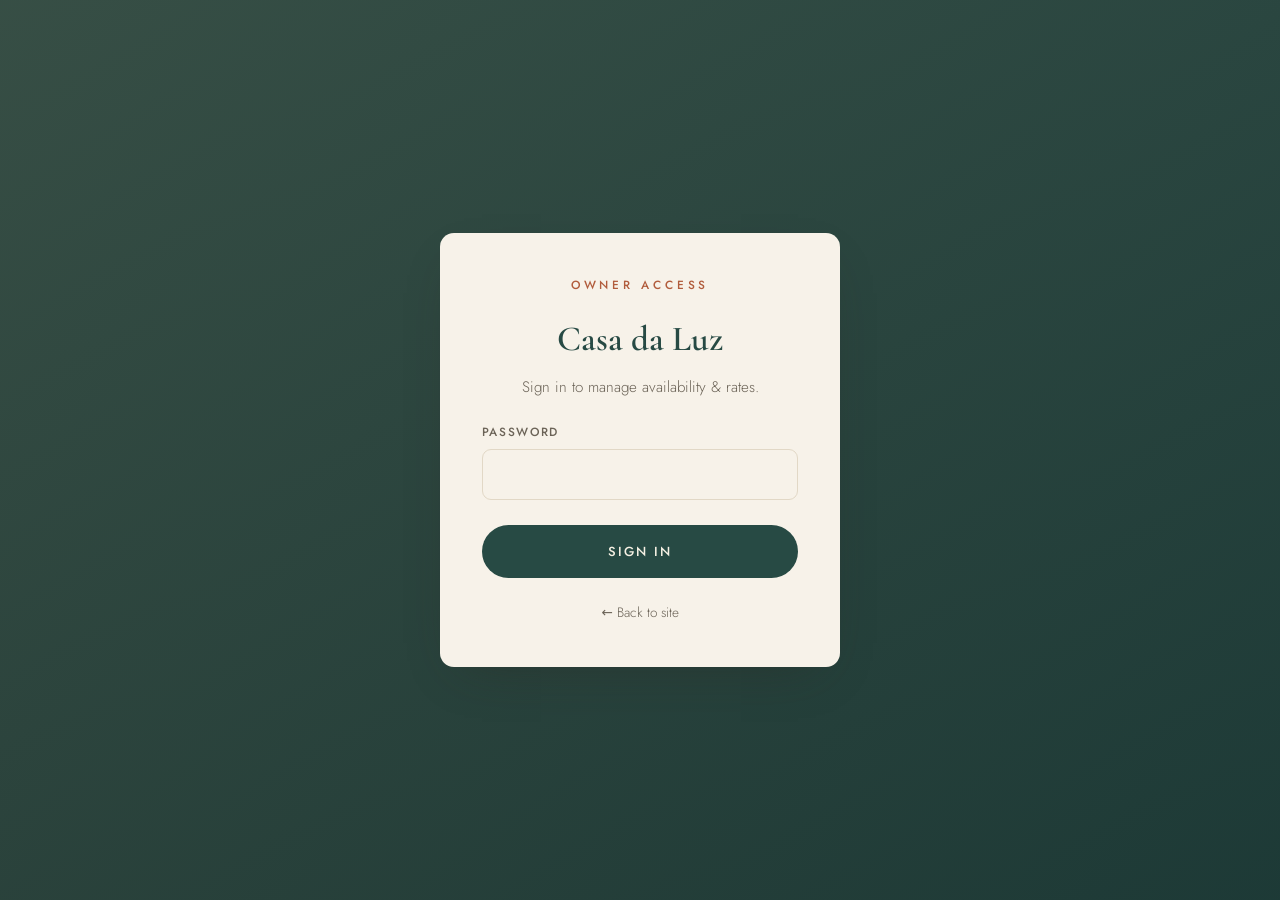
<file: admin.html>
<!DOCTYPE html>
<html lang="en">
<head>
  <meta charset="UTF-8" />
  <meta name="viewport" content="width=device-width, initial-scale=1.0" />
  <title>Owner panel — Casa da Luz</title>
  <meta name="robots" content="noindex" />

  <link rel="preconnect" href="https://fonts.googleapis.com" />
  <link rel="preconnect" href="https://fonts.gstatic.com" crossorigin />
  <link href="https://fonts.googleapis.com/css2?family=Cormorant+Garamond:wght@500;600&family=Jost:wght@300;400;500;600&display=swap" rel="stylesheet" />

  <link rel="stylesheet" href="css/styles.css" />
  <link rel="stylesheet" href="css/admin.css" />
</head>
<body class="admin-body">

  <!-- LOGIN -->
  <div class="login-screen" id="loginScreen">
    <form class="login-card" id="loginForm">
      <p class="eyebrow">Owner access</p>
      <h1 class="login-title" data-villa-name>Casa da Luz</h1>
      <p class="login-sub">Sign in to manage availability &amp; rates.</p>
      <div class="field">
        <label for="pw">Password</label>
        <input type="password" id="pw" autocomplete="current-password" required />
      </div>
      <p class="login-error" id="loginError" hidden>Incorrect password.</p>
      <button type="submit" class="btn btn-primary btn-block">Sign in</button>
      <a href="index.html" class="login-back">← Back to site</a>
    </form>
  </div>

  <!-- PANEL -->
  <div class="panel" id="panel" hidden>
    <header class="panel-header">
      <div class="container panel-header-inner">
        <span class="panel-brand" data-villa-name>Casa da Luz</span>
        <span class="panel-tag">Owner panel</span>
        <div class="panel-actions">
          <a href="index.html" target="_blank" class="btn btn-outline btn-sm">View site ↗</a>
          <button class="btn btn-outline btn-sm" id="logoutBtn">Log out</button>
        </div>
      </div>
    </header>

    <main class="container panel-main">

      <!-- nightly rates -->
      <section class="card">
        <h2>Nightly rates</h2>
        <p class="muted">Default price per night by season, applied to any night without a custom price.</p>
        <div class="rate-row">
          <label>High <small>(Jul–Aug)</small><input type="number" id="rateHigh" /></label>
          <label>Mid <small>(May,Jun,Sep,Oct)</small><input type="number" id="rateMid" /></label>
          <label>Low <small>(Nov–Apr)</small><input type="number" id="rateLow" /></label>
        </div>
      </section>

      <!-- block dates -->
      <section class="card">
        <h2>Block dates</h2>
        <p class="muted">Mark a stretch of nights as booked/unavailable. Enter the first night and the checkout day (the checkout day itself stays bookable).</p>
        <div class="range-form">
          <label>First night <input type="date" id="blockFrom" /></label>
          <label>Checkout <input type="date" id="blockTo" /></label>
          <button class="btn btn-terra btn-sm" id="blockAdd">Block these nights</button>
        </div>
        <p class="range-error" id="blockError" hidden></p>
        <ul class="range-list" id="bookedList"></ul>
      </section>

      <!-- custom pricing -->
      <section class="card">
        <h2>Custom pricing <span class="opt-tag">optional</span></h2>
        <p class="muted">Override the nightly price for a specific date range (e.g. a special week or event period).</p>
        <div class="range-form">
          <label>From <input type="date" id="priceFrom" /></label>
          <label>To <input type="date" id="priceTo" /></label>
          <label>€ / night <input type="number" id="priceVal" min="0" /></label>
          <button class="btn btn-terra btn-sm" id="priceAdd">Add price</button>
        </div>
        <p class="range-error" id="priceError" hidden></p>
        <ul class="range-list" id="priceList"></ul>
      </section>

      <!-- preview -->
      <section class="card">
        <h2>Preview</h2>
        <p class="muted">How your calendar looks to guests over the coming months.</p>
        <div class="cal admin-preview" id="preview"></div>
      </section>

      <!-- publish -->
      <section class="card publish">
        <h2>Make changes visible to visitors</h2>
        <p class="muted">
          Your edits are saved in this browser so you can preview instantly. To show them
          to visitors on every device, publish: copy or download the data below and send it
          to your developer (or paste it back here) to update the live site.
          <a href="#" id="whyLink">Why?</a>
        </p>
        <p class="muted small" id="whyText" hidden>
          This is a static site with no server, so there's no shared database — which keeps
          it free and fast to host. The trade-off is that publishing changes means updating
          the site's files. A small backend can make edits go live automatically; ask your
          developer if you'd like that.
        </p>
        <div class="publish-actions">
          <button class="btn btn-terra btn-sm" id="copyBtn">Copy data</button>
          <button class="btn btn-outline btn-sm" id="downloadBtn">Download JSON</button>
          <button class="btn btn-outline btn-sm danger" id="resetBtn">Reset all changes</button>
        </div>
        <textarea class="publish-out" id="publishOut" readonly rows="6"></textarea>
      </section>

    </main>
  </div>

  <script src="js/i18n.js"></script>
  <script src="js/data.js"></script>
  <script src="js/calendar.js"></script>
  <script src="js/admin.js"></script>
</body>
</html>
</file>
<file: css/styles.css>
/* ============================================================================
   Casa da Luz — premium Algarve villa site
   Palette: warm limestone / sand, terracotta accent, deep pine, muted gold.
   ============================================================================ */

:root {
  --sand:      #F7F2E9;
  --sand-2:    #F0E8D9;
  --sand-3:    #E7DCC7;
  --ink:       #2A2620;
  --ink-soft:  #6B6357;
  --ink-mute:  #928A7C;
  --line:      #E2D8C6;
  --terra:     #B15C3C;
  --terra-dk:  #914226;
  --pine:      #274A44;
  --pine-dk:   #1C3833;
  --gold:      #B0924F;
  --white:     #FFFFFF;

  --radius:    14px;
  --radius-sm: 9px;
  --shadow:    0 18px 50px -24px rgba(42, 38, 32, 0.45);
  --shadow-sm: 0 8px 24px -14px rgba(42, 38, 32, 0.5);
  --ease:      cubic-bezier(0.22, 0.61, 0.36, 1);

  --serif: "Cormorant Garamond", "Iowan Old Style", Georgia, serif;
  --sans:  "Jost", system-ui, -apple-system, "Segoe UI", sans-serif;
}

* { box-sizing: border-box; margin: 0; padding: 0; }

/* The [hidden] attribute must always win over component display rules
   (e.g. elements that are display:flex when shown). */
[hidden] { display: none !important; }

html { scroll-behavior: smooth; scroll-padding-top: 84px; }

body {
  font-family: var(--sans);
  font-weight: 300;
  color: var(--ink);
  background: var(--sand);
  line-height: 1.65;
  -webkit-font-smoothing: antialiased;
}

img { max-width: 100%; display: block; }
a { color: inherit; text-decoration: none; }

.container { width: 90%; max-width: 1180px; margin: 0 auto; }
.container.narrow { max-width: 780px; }
.center { text-align: center; }

/* --- typography ------------------------------------------------------------ */

.eyebrow {
  font-size: 0.74rem;
  letter-spacing: 0.32em;
  text-transform: uppercase;
  color: var(--terra);
  font-weight: 500;
  margin-bottom: 1rem;
}

.section-title {
  font-family: var(--serif);
  font-weight: 500;
  font-size: clamp(2rem, 4.5vw, 3.1rem);
  line-height: 1.08;
  letter-spacing: 0.01em;
  color: var(--ink);
}

.section-sub { color: var(--ink-soft); margin-top: 0.9rem; font-size: 1.05rem; }

.lede {
  font-size: 1.2rem;
  color: var(--ink-soft);
  font-weight: 300;
  margin-top: 1.2rem;
}

.section { padding: clamp(4rem, 9vw, 7.5rem) 0; }
.section.alt { background: var(--sand-2); }
.section-head { margin-bottom: 3rem; }
.section-head.center { max-width: 640px; margin-left: auto; margin-right: auto; }

/* --- buttons --------------------------------------------------------------- */

.btn {
  display: inline-flex;
  align-items: center;
  justify-content: center;
  gap: 0.5rem;
  font-family: var(--sans);
  font-size: 0.82rem;
  font-weight: 500;
  letter-spacing: 0.16em;
  text-transform: uppercase;
  padding: 1rem 2rem;
  border-radius: 100px;
  border: 1px solid transparent;
  cursor: pointer;
  transition: transform 0.25s var(--ease), background 0.25s var(--ease),
              color 0.25s var(--ease), border-color 0.25s var(--ease);
}
.btn:hover { transform: translateY(-2px); }
.btn-primary { background: var(--pine); color: #F6F1E4; }
.btn-primary:hover { background: var(--pine-dk); }
.btn-ghost { border-color: rgba(255,255,255,0.6); color: #fff; }
.btn-ghost:hover { background: rgba(255,255,255,0.12); }
.btn-block { width: 100%; }
.btn-terra { background: var(--terra); color: #fff; }
.btn-terra:hover { background: var(--terra-dk); }
.btn-outline { background: transparent; border-color: var(--line); color: var(--ink); }
.btn-outline:hover { background: var(--sand-3); }

/* --- header ---------------------------------------------------------------- */

.site-header {
  position: fixed;
  inset: 0 0 auto 0;
  z-index: 50;
  transition: background 0.35s var(--ease), box-shadow 0.35s var(--ease);
}
.header-inner {
  display: flex;
  align-items: center;
  justify-content: space-between;
  padding: 1.4rem 0;
}
.brand {
  font-family: var(--serif);
  font-size: 1.6rem;
  font-weight: 600;
  letter-spacing: 0.02em;
  color: #fff;
  transition: color 0.35s var(--ease);
}
.nav { display: flex; align-items: center; gap: 2.2rem; }
.nav a {
  font-size: 0.82rem;
  letter-spacing: 0.14em;
  text-transform: uppercase;
  color: rgba(255,255,255,0.9);
  font-weight: 400;
  transition: color 0.25s var(--ease), opacity 0.25s var(--ease);
}
.nav a:hover { opacity: 0.7; }
.nav .nav-cta {
  border: 1px solid rgba(255,255,255,0.6);
  padding: 0.55rem 1.3rem;
  border-radius: 100px;
}
.nav .nav-cta:hover { background: rgba(255,255,255,0.14); opacity: 1; }

/* scrolled state */
.site-header.scrolled { background: var(--sand); box-shadow: 0 1px 0 var(--line); }
.site-header.scrolled .brand { color: var(--ink); }
.site-header.scrolled .nav a { color: var(--ink); }
.site-header.scrolled .nav .nav-cta { border-color: var(--pine); color: var(--pine); }
.site-header.scrolled .nav-toggle span { background: var(--ink); }

/* language switcher */
.lang-switch {
  display: inline-flex; gap: 2px; padding: 2px;
  border: 1px solid rgba(255,255,255,0.45); border-radius: 100px;
}
.lang-switch a {
  border: none; background: transparent; cursor: pointer; text-decoration: none;
  font-family: var(--sans); font-size: 0.7rem; letter-spacing: 0.06em; font-weight: 500;
  color: rgba(255,255,255,0.85); padding: 0.28rem 0.55rem; border-radius: 100px;
  transition: background 0.2s, color 0.2s;
}
.lang-switch a.active { background: #fff; color: var(--pine); }
.site-header.scrolled .lang-switch { border-color: var(--line); }
.site-header.scrolled .lang-switch a { color: var(--ink-soft); }
.site-header.scrolled .lang-switch a.active { background: var(--pine); color: #fff; }

.nav-toggle {
  display: none;
  flex-direction: column;
  gap: 5px;
  background: none;
  border: none;
  cursor: pointer;
  padding: 6px;
}
.nav-toggle span {
  width: 26px; height: 2px; background: #fff;
  transition: transform 0.3s var(--ease), opacity 0.3s var(--ease);
}

/* --- hero ------------------------------------------------------------------ */

.hero {
  position: relative;
  height: 100vh;
  min-height: 620px;
  display: flex;
  align-items: center;
  justify-content: center;
  text-align: center;
  overflow: hidden;
}
.hero-carousel { position: absolute; inset: 0; }
.hero-slide {
  position: absolute; inset: 0;
  opacity: 0;
  transition: opacity 1.4s var(--ease);
  transform: scale(1.06);
}
.hero-slide.active { opacity: 1; animation: kenburns 8s ease-out forwards; }
/* Hero is full-bleed background — hide the placeholder caption pill here. */
.hero-slide .ph-label { display: none; }
@keyframes kenburns {
  from { transform: scale(1.06); }
  to   { transform: scale(1.14); }
}
.hero-overlay {
  position: absolute; inset: 0;
  background: linear-gradient(180deg, rgba(28,24,20,0.45) 0%, rgba(28,24,20,0.15) 35%, rgba(28,24,20,0.55) 100%);
}
.hero-content { position: relative; z-index: 2; color: #fff; padding: 0 1.5rem; }
.hero-content .eyebrow { color: rgba(255,255,255,0.85); }
.hero-title {
  font-family: var(--serif);
  font-weight: 500;
  font-size: clamp(3rem, 9vw, 6.2rem);
  line-height: 1;
  letter-spacing: 0.01em;
  text-shadow: 0 2px 30px rgba(0,0,0,0.3);
}
.hero-tagline {
  font-size: clamp(1.05rem, 2.4vw, 1.5rem);
  font-weight: 300;
  margin-top: 1.2rem;
  color: rgba(255,255,255,0.94);
}
.hero-actions { margin-top: 2.4rem; display: flex; gap: 1rem; justify-content: center; flex-wrap: wrap; }

.hero-dots {
  position: absolute; z-index: 3;
  bottom: 2.2rem; left: 50%; transform: translateX(-50%);
  display: flex; gap: 0.6rem;
}
.hero-dots button {
  width: 9px; height: 9px; border-radius: 50%;
  border: none; background: rgba(255,255,255,0.45); cursor: pointer;
  transition: background 0.3s, transform 0.3s;
}
.hero-dots button.active { background: #fff; transform: scale(1.25); }

.scroll-cue {
  position: absolute; z-index: 3; bottom: 1.4rem; left: 50%;
  transform: translateX(-50%);
  width: 26px; height: 42px; border: 1.5px solid rgba(255,255,255,0.6);
  border-radius: 14px;
}
.scroll-cue span {
  position: absolute; top: 8px; left: 50%; transform: translateX(-50%);
  width: 3px; height: 8px; border-radius: 2px; background: #fff;
  animation: scrolldot 1.8s infinite;
}
@keyframes scrolldot { 0%{opacity:0;top:8px} 40%{opacity:1} 80%{opacity:0;top:22px} }

/* --- placeholder image blocks ---------------------------------------------- */

.ph {
  position: relative;
  display: flex; align-items: center; justify-content: center;
  overflow: hidden;
  background: var(--sand-3);
}
.ph::after {
  content: "";
  position: absolute; inset: 0;
  background-image:
    radial-gradient(circle at 30% 30%, rgba(255,255,255,0.25), transparent 45%),
    radial-gradient(circle at 75% 70%, rgba(0,0,0,0.08), transparent 40%);
}
.ph-label {
  position: relative; z-index: 2;
  font-size: 0.8rem; letter-spacing: 0.06em;
  color: rgba(255,255,255,0.92);
  background: rgba(30,26,22,0.28);
  padding: 0.5rem 0.95rem; border-radius: 100px;
  backdrop-filter: blur(2px);
}
.ph[data-tone="a"] { background: linear-gradient(135deg, #C9764F 0%, #9E4E30 100%); }
.ph[data-tone="b"] { background: linear-gradient(135deg, #4E8A8C 0%, #274A55 100%); }
.ph[data-tone="c"] { background: linear-gradient(135deg, #D8C7A6 0%, #B49B72 100%); }
.ph[data-tone="d"] { background: linear-gradient(135deg, #7A8A5A 0%, #46583A 100%); }
.ph[data-tone="e"] { background: linear-gradient(135deg, #E0A45C 0%, #B45E38 100%); }
.ph[data-tone="f"] { background: linear-gradient(135deg, #6A6790 0%, #3B3A57 100%); }

/* --- stats ----------------------------------------------------------------- */

.stats {
  list-style: none;
  display: flex; justify-content: center; flex-wrap: wrap;
  gap: clamp(1.5rem, 6vw, 4.5rem);
  margin-top: 3rem;
}
.stats li { position: relative; }
.stats .num {
  display: block;
  font-family: var(--serif);
  font-size: 2.8rem; line-height: 1; color: var(--pine);
}
.stats .lab {
  font-size: 0.78rem; letter-spacing: 0.2em; text-transform: uppercase;
  color: var(--ink-mute); margin-top: 0.5rem;
}

/* --- amenities ------------------------------------------------------------- */

.amenity-grid {
  list-style: none;
  display: grid;
  grid-template-columns: repeat(4, 1fr);
  gap: 1.6rem;
}
.amenity {
  background: var(--white);
  border: 1px solid var(--line);
  border-radius: var(--radius);
  padding: 2rem 1.6rem;
  transition: transform 0.3s var(--ease), box-shadow 0.3s var(--ease);
}
.amenity:hover { transform: translateY(-4px); box-shadow: var(--shadow-sm); }
.amenity .ic { width: 34px; height: 34px; color: var(--terra); margin-bottom: 1.1rem; }
.amenity .ic svg { width: 100%; height: 100%; stroke: currentColor; fill: none; stroke-width: 1.4; }
.amenity h3 { font-family: var(--serif); font-size: 1.4rem; font-weight: 500; margin-bottom: 0.4rem; }
.amenity p { font-size: 0.92rem; color: var(--ink-soft); }

/* --- gallery carousel ------------------------------------------------------ */

.gallery-carousel {
  position: relative;
  width: 92%; max-width: 1180px; margin: 0 auto;
}
.gc-track {
  display: flex;
  gap: 1.2rem;
  overflow-x: auto;
  scroll-snap-type: x mandatory;
  scroll-behavior: smooth;
  padding: 0.5rem 0 1.2rem;
  scrollbar-width: none;
}
.gc-track::-webkit-scrollbar { display: none; }
.gc-slide {
  flex: 0 0 clamp(280px, 62%, 760px);
  scroll-snap-align: center;
  aspect-ratio: 16 / 10;
  border-radius: var(--radius);
  box-shadow: var(--shadow-sm);
}
.gc-arrow {
  position: absolute; top: 50%; transform: translateY(-50%);
  z-index: 3;
  width: 52px; height: 52px; border-radius: 50%;
  border: 1px solid var(--line);
  background: var(--white); color: var(--ink);
  font-size: 1.7rem; line-height: 1; cursor: pointer;
  box-shadow: var(--shadow-sm);
  transition: background 0.25s, transform 0.25s;
}
.gc-arrow:hover { background: var(--sand-2); }
.gc-prev { left: -10px; }
.gc-next { right: -10px; }
.gallery-dots { display: flex; gap: 0.5rem; justify-content: center; margin-top: 1.4rem; }
.gallery-dots button {
  width: 8px; height: 8px; border-radius: 50%; border: none; cursor: pointer;
  background: var(--sand-3); transition: background 0.25s, transform 0.25s;
}
.gallery-dots button.active { background: var(--terra); transform: scale(1.3); }

/* --- availability calendar ------------------------------------------------- */

.cal-legend {
  display: flex; justify-content: center; gap: 1.6rem; flex-wrap: wrap;
  margin-bottom: 2.4rem;
}
.lg { position: relative; font-size: 0.85rem; color: var(--ink-soft); padding-left: 1.5rem; }
.lg::before {
  content: ""; position: absolute; left: 0; top: 50%; transform: translateY(-50%);
  width: 15px; height: 15px; border-radius: 4px;
}
.lg-avail::before    { background: var(--white); border: 1px solid var(--line); }
.lg-booked::before   { background: var(--sand-3); }
.lg-selected::before { background: var(--pine); }

/* Booking = scrollable month calendar + sticky quote panel */
.booking {
  display: grid;
  grid-template-columns: 1fr 320px;
  gap: 1.8rem;
  align-items: start;
}
.cal-toolbar {
  display: flex; align-items: center; justify-content: space-between;
  gap: 1rem; margin-bottom: 1.3rem;
}
.cal-range {
  font-family: var(--serif); font-weight: 500; font-size: 1.35rem; color: var(--pine);
  text-transform: capitalize;
}
.cal-nav {
  width: 42px; height: 42px; flex: none;
  display: flex; align-items: center; justify-content: center;
  border: 1px solid var(--line); background: var(--white); color: var(--ink);
  border-radius: 50%; font-size: 1.5rem; line-height: 1; cursor: pointer;
  transition: background 0.2s, border-color 0.2s, opacity 0.2s;
}
.cal-nav:hover:not(:disabled) { background: var(--sand-2); border-color: var(--pine); }
.cal-nav:disabled { opacity: 0.3; cursor: default; }
.cal-pages {
  display: grid;
  grid-template-columns: repeat(2, 1fr);
  gap: 1.4rem;
}
.cal-month {
  background: var(--white);
  border: 1px solid var(--line);
  border-radius: var(--radius);
  padding: 1.3rem;
}
.cal-month h3 {
  font-family: var(--serif); font-weight: 500; font-size: 1.35rem;
  margin-bottom: 0.9rem; color: var(--pine);
}
.cal-dow {
  display: grid; grid-template-columns: repeat(7, 1fr);
  gap: 2px; margin-bottom: 0.35rem;
}
.cal-dow span {
  text-align: center; font-size: 0.62rem; letter-spacing: 0.04em;
  text-transform: uppercase; color: var(--ink-mute);
}
.cal-grid { display: grid; grid-template-columns: repeat(7, 1fr); gap: 2px; }
.day {
  aspect-ratio: 1 / 1;
  display: flex; align-items: center; justify-content: center;
  font-family: var(--sans); font-size: 0.82rem; color: var(--ink);
  background: transparent; border: 1px solid transparent; border-radius: 8px;
  cursor: pointer; transition: background 0.15s, color 0.15s;
}
.day.empty { visibility: hidden; }
.day.is-open:hover { background: var(--sand-3); }
.day.is-past { color: var(--ink-mute); opacity: 0.35; cursor: default; }
.day.is-booked {
  color: var(--ink-mute); cursor: not-allowed;
  background: repeating-linear-gradient(-45deg, var(--sand-2) 0 5px, transparent 5px 10px);
  text-decoration: line-through; opacity: 0.75;
}
.day.in-range { background: var(--sand-3); border-radius: 0; }
.day.is-checkin, .day.is-checkout {
  background: var(--pine); color: #F2EEE3; font-weight: 500;
}
.day.is-checkin  { border-top-left-radius: 8px; border-bottom-left-radius: 8px; }
.day.is-checkout { border-top-right-radius: 8px; border-bottom-right-radius: 8px; }

/* Quote panel */
.quote {
  position: sticky; top: 96px;
  background: var(--white); border: 1px solid var(--line);
  border-radius: var(--radius); padding: 1.6rem;
  box-shadow: var(--shadow-sm);
}
.quote-empty { text-align: center; color: var(--ink-soft); padding: 0.6rem 0; }
.quote-empty .quote-ic { font-size: 1.8rem; display: block; margin-bottom: 0.6rem; }
.quote-min { font-size: 0.8rem; color: var(--ink-mute); margin-top: 0.6rem; }
.quote-line {
  display: flex; justify-content: space-between; align-items: baseline;
  padding: 0.55rem 0; border-bottom: 1px solid var(--line);
}
.quote-line span { font-size: 0.78rem; letter-spacing: 0.08em; text-transform: uppercase; color: var(--ink-soft); }
.quote-line strong { font-weight: 500; }
.quote-nights span { text-transform: none; letter-spacing: 0; color: var(--ink-soft); font-size: 0.85rem; }
.quote-total {
  display: flex; justify-content: space-between; align-items: baseline;
  margin: 1rem 0 1.2rem;
}
.quote-total span { font-size: 0.78rem; letter-spacing: 0.08em; text-transform: uppercase; color: var(--ink-soft); }
.quote-total strong { font-family: var(--serif); font-size: 1.9rem; color: var(--pine); }
.quote-prompt { color: var(--terra); font-size: 0.9rem; margin: 0.9rem 0; }
.quote-warn { color: var(--terra-dk); font-size: 0.82rem; margin-bottom: 0.9rem; }
.quote-clear {
  display: block; margin: 0.9rem auto 0; background: none; border: none;
  color: var(--ink-mute); font-family: var(--sans); font-size: 0.82rem;
  cursor: pointer; text-decoration: underline;
}
.quote-clear:hover { color: var(--ink); }
.quote-flash {
  background: #F6E5DE; color: var(--terra-dk); border-radius: var(--radius-sm);
  padding: 0.7rem 0.9rem; font-size: 0.85rem; margin-bottom: 1rem;
}

.cal-note {
  text-align: center; color: var(--ink-mute); font-size: 0.85rem;
  margin-top: 2rem; max-width: 560px; margin-left: auto; margin-right: auto;
}

/* --- enquiry form ---------------------------------------------------------- */

.selected-week {
  display: flex; align-items: center; gap: 0.8rem;
  background: var(--pine); color: #F2EEE3;
  border-radius: 100px; padding: 0.7rem 0.7rem 0.7rem 1.4rem;
  width: fit-content; margin: 0 auto 2rem;
}
.selected-week .sw-label {
  font-size: 0.68rem; letter-spacing: 0.16em; text-transform: uppercase;
  color: #E7C9B4;
}
.selected-week .sw-value { font-weight: 500; }
.sw-clear {
  width: 26px; height: 26px; border-radius: 50%; border: none; cursor: pointer;
  background: rgba(255,255,255,0.18); color: #fff; font-size: 1.1rem; line-height: 1;
}
.sw-clear:hover { background: rgba(255,255,255,0.3); }

.enquiry-form {
  display: grid; grid-template-columns: 1fr 1fr; gap: 1.3rem;
  background: var(--white); border: 1px solid var(--line);
  border-radius: var(--radius); padding: clamp(1.6rem, 4vw, 2.6rem);
  box-shadow: var(--shadow-sm);
}
.field { display: flex; flex-direction: column; gap: 0.45rem; }
.field-wide { grid-column: 1 / -1; }
.field label {
  font-size: 0.74rem; letter-spacing: 0.14em; text-transform: uppercase;
  color: var(--ink-soft); font-weight: 500;
}
.field label .opt { text-transform: none; letter-spacing: 0; color: var(--ink-mute); font-weight: 300; }
.field input, .field select, .field textarea {
  font-family: var(--sans); font-size: 1rem; color: var(--ink);
  background: var(--sand); border: 1px solid var(--line);
  border-radius: var(--radius-sm); padding: 0.8rem 0.9rem;
  transition: border-color 0.2s, background 0.2s;
}
.field input:focus, .field select:focus, .field textarea:focus {
  outline: none; border-color: var(--pine); background: var(--white);
}
.field textarea { resize: vertical; }
.dates-display {
  text-align: left; font-family: var(--sans); font-size: 1rem;
  background: var(--sand); border: 1px solid var(--line); border-radius: var(--radius-sm);
  padding: 0.8rem 0.9rem; cursor: pointer; color: var(--ink-mute);
  transition: border-color 0.2s, background 0.2s, color 0.2s;
}
.dates-display:hover { border-color: var(--pine); }
.dates-display.has-dates { color: var(--ink); font-weight: 500; background: var(--white); border-color: var(--pine); }
.form-hint { text-align: center; font-size: 0.8rem; color: var(--ink-mute); margin-top: 0.9rem; }
.hp { position: absolute; left: -9999px; width: 1px; height: 1px; overflow: hidden; }

.form-success {
  text-align: center;
  background: var(--white); border: 1px solid var(--line);
  border-radius: var(--radius); padding: clamp(2.4rem, 6vw, 3.6rem);
  box-shadow: var(--shadow-sm);
}
.form-success .fs-mark {
  width: 62px; height: 62px; margin: 0 auto 1.4rem;
  display: flex; align-items: center; justify-content: center;
  border-radius: 50%; background: var(--pine); color: #F2EEE3;
  font-size: 1.9rem; line-height: 1;
}
.form-success h3 { font-family: var(--serif); font-weight: 500; font-size: 1.9rem; color: var(--pine); margin-bottom: 0.7rem; }
.form-success p { color: var(--ink-soft); max-width: 460px; margin: 0 auto; }

/* --- location -------------------------------------------------------------- */

.location-inner {
  display: grid; grid-template-columns: 1fr 1fr; gap: clamp(2rem, 5vw, 4rem);
  align-items: center;
}
.highlights { list-style: none; margin-top: 1.8rem; display: grid; gap: 0.9rem; }
.highlights li {
  display: flex; justify-content: space-between; align-items: baseline;
  border-bottom: 1px dashed var(--line); padding-bottom: 0.7rem;
}
.highlights .place { font-family: var(--serif); font-size: 1.25rem; }
.highlights .detail { font-size: 0.85rem; letter-spacing: 0.08em; color: var(--terra); text-transform: uppercase; }
.location-map { aspect-ratio: 4 / 3; border-radius: var(--radius); box-shadow: var(--shadow); }

/* --- testimonials ---------------------------------------------------------- */

.testimonial-carousel { position: relative; min-height: 150px; margin-top: 1.5rem; }
.testimonial {
  position: absolute; inset: 0;
  opacity: 0; transition: opacity 0.8s var(--ease);
  display: flex; flex-direction: column; gap: 1.2rem;
}
.testimonial.active { opacity: 1; position: relative; }
.testimonial blockquote {
  font-family: var(--serif); font-style: italic;
  font-size: clamp(1.4rem, 3vw, 2rem); line-height: 1.35; color: var(--ink);
}
.testimonial .who { font-size: 0.85rem; letter-spacing: 0.14em; text-transform: uppercase; color: var(--terra); }

/* --- footer ---------------------------------------------------------------- */

.site-footer { background: var(--pine-dk); color: rgba(255,255,255,0.85); padding-top: 3.5rem; }
.footer-inner {
  display: flex; justify-content: space-between; flex-wrap: wrap; gap: 2rem;
  padding-bottom: 2.5rem; border-bottom: 1px solid rgba(255,255,255,0.12);
}
.footer-brand { font-family: var(--serif); font-size: 1.7rem; color: #fff; }
.footer-loc { font-size: 0.85rem; color: rgba(255,255,255,0.6); margin-top: 0.3rem; }
.footer-contact a, .footer-links a { display: block; color: rgba(255,255,255,0.8); margin-bottom: 0.5rem; font-size: 0.9rem; }
.footer-contact a:hover, .footer-links a:hover { color: #fff; }
.footer-links .owner-link { color: rgba(255,255,255,0.5); font-size: 0.8rem; letter-spacing: 0.06em; }
.footer-bottom { padding: 1.5rem 0; font-size: 0.8rem; color: rgba(255,255,255,0.5); }

/* --- responsive ------------------------------------------------------------ */

@media (max-width: 900px) {
  .amenity-grid { grid-template-columns: repeat(2, 1fr); }
  .booking { grid-template-columns: 1fr; }
  .cal-pages { grid-template-columns: 1fr; }
  .quote { position: static; order: -1; }
  .location-inner { grid-template-columns: 1fr; }
  .enquiry-form { grid-template-columns: 1fr; }
}

@media (max-width: 680px) {
  .nav {
    position: fixed; inset: 0 0 0 auto; width: min(78%, 320px);
    background: var(--sand); flex-direction: column; align-items: flex-start;
    justify-content: center; gap: 1.8rem; padding: 2rem 2.4rem;
    transform: translateX(100%); transition: transform 0.4s var(--ease);
    box-shadow: var(--shadow);
  }
  .nav.open { transform: translateX(0); }
  .nav a { color: var(--ink) !important; font-size: 1rem; }
  .nav .nav-cta { border-color: var(--pine); color: var(--pine) !important; }
  .nav .lang-switch { border-color: var(--line); margin-top: 0.5rem; }
  .nav .lang-switch a { color: var(--ink-soft); }
  .nav .lang-switch a.active { background: var(--pine); color: #fff; }
  .nav-toggle { display: flex; z-index: 60; }
  .nav-toggle.open span { background: var(--ink); }
  .nav-toggle.open span:nth-child(1) { transform: translateY(7px) rotate(45deg); }
  .nav-toggle.open span:nth-child(2) { opacity: 0; }
  .nav-toggle.open span:nth-child(3) { transform: translateY(-7px) rotate(-45deg); }
  .amenity-grid { grid-template-columns: 1fr; }
  .gc-arrow { display: none; }
}
</file>
<file: css/admin.css>
/* ============================================================================
   Owner panel styles (layered on top of styles.css)
   ============================================================================ */

.admin-body { background: var(--sand-2); }

/* --- login ----------------------------------------------------------------- */

.login-screen {
  min-height: 100vh;
  display: flex; align-items: center; justify-content: center;
  padding: 2rem;
  background:
    linear-gradient(160deg, rgba(39,74,68,0.9), rgba(28,56,51,0.9)),
    linear-gradient(135deg, #C9764F, #274A55);
}
.login-card {
  width: 100%; max-width: 400px;
  background: var(--sand);
  border-radius: var(--radius);
  padding: 2.6rem;
  box-shadow: var(--shadow);
  text-align: center;
}
.login-card .field { text-align: left; margin: 1.4rem 0 0.4rem; }
.login-title { font-family: var(--serif); font-size: 2.2rem; font-weight: 600; color: var(--pine); }
.login-sub { color: var(--ink-soft); margin-top: 0.4rem; margin-bottom: 0.6rem; font-size: 0.95rem; }
.login-error { color: var(--terra-dk); font-size: 0.85rem; margin: 0.6rem 0; }
.login-card .btn { margin-top: 1.2rem; }
.login-back { display: inline-block; margin-top: 1.4rem; font-size: 0.85rem; color: var(--ink-soft); }
.login-back:hover { color: var(--ink); }

/* --- panel chrome ---------------------------------------------------------- */

.panel-header {
  background: var(--pine-dk); color: #fff;
  position: sticky; top: 0; z-index: 20;
}
.panel-header-inner { display: flex; align-items: center; gap: 1rem; padding: 1rem 0; }
.panel-brand { font-family: var(--serif); font-size: 1.4rem; color: #fff; }
.panel-tag {
  font-size: 0.68rem; letter-spacing: 0.16em; text-transform: uppercase;
  color: rgba(255,255,255,0.6); border: 1px solid rgba(255,255,255,0.25);
  padding: 0.25rem 0.6rem; border-radius: 100px;
}
.panel-actions { margin-left: auto; display: flex; gap: 0.6rem; }
.btn-sm { padding: 0.6rem 1.1rem; font-size: 0.72rem; }
.panel-header .btn-outline { border-color: rgba(255,255,255,0.4); color: #fff; }
.panel-header .btn-outline:hover { background: rgba(255,255,255,0.12); }

.panel-main { padding: 2.5rem 0 4rem; display: grid; gap: 1.6rem; }

/* --- cards ------------------------------------------------------------------ */

.card {
  background: var(--white); border: 1px solid var(--line);
  border-radius: var(--radius); padding: 1.8rem;
}
.card h2 { font-family: var(--serif); font-weight: 500; font-size: 1.6rem; color: var(--pine); }
.card-head { display: flex; justify-content: space-between; align-items: flex-start; gap: 1rem; flex-wrap: wrap; }
.muted { color: var(--ink-soft); font-size: 0.92rem; margin-top: 0.3rem; }
.muted.small { font-size: 0.82rem; color: var(--ink-mute); margin-top: 0.8rem; }
code { background: var(--sand-2); padding: 0.1rem 0.4rem; border-radius: 5px; font-size: 0.85em; }

.filter {
  font-family: var(--sans); font-size: 0.9rem;
  padding: 0.6rem 0.9rem; border: 1px solid var(--line);
  border-radius: var(--radius-sm); background: var(--sand); min-width: 200px;
}
.filter:focus { outline: none; border-color: var(--pine); }

/* --- season rates ---------------------------------------------------------- */

.rate-row { display: grid; grid-template-columns: repeat(3, 1fr); gap: 1rem; margin-top: 1.2rem; }
.rate-row label { display: flex; flex-direction: column; gap: 0.4rem; font-size: 0.8rem; letter-spacing: 0.06em; text-transform: uppercase; color: var(--ink-soft); }
.rate-row small { text-transform: none; letter-spacing: 0; color: var(--ink-mute); }
.rate-row input {
  font-family: var(--sans); font-size: 1.1rem; color: var(--pine); font-weight: 500;
  padding: 0.7rem 0.8rem; border: 1px solid var(--line); border-radius: var(--radius-sm); background: var(--sand);
}
.rate-row input:focus { outline: none; border-color: var(--pine); background: #fff; }

/* --- weeks table ----------------------------------------------------------- */

.week-table { margin-top: 1.4rem; display: grid; gap: 0.5rem; }
.wk-month-head {
  font-family: var(--serif); font-size: 1.15rem; color: var(--terra);
  margin-top: 1rem; padding-bottom: 0.3rem; border-bottom: 1px solid var(--line);
}
.wk-row {
  display: grid;
  grid-template-columns: 1fr 130px 190px;
  align-items: center; gap: 1rem;
  padding: 0.6rem 0.4rem;
  border-radius: var(--radius-sm);
}
.status-toggle { justify-self: end; }
.wk-row:hover { background: var(--sand); }
.wk-row.is-booked { opacity: 0.72; }
.wk-range { font-size: 0.95rem; }
.wk-range .wk-key { display: block; font-size: 0.72rem; color: var(--ink-mute); }

.price-input { display: flex; align-items: center; gap: 0.3rem; }
.price-input span { color: var(--ink-mute); }
.price-input input {
  width: 100%; font-family: var(--sans); font-size: 0.95rem;
  padding: 0.5rem 0.6rem; border: 1px solid var(--line);
  border-radius: var(--radius-sm); background: var(--sand);
}
.price-input input:focus { outline: none; border-color: var(--pine); background: #fff; }
.price-input input.custom { border-color: var(--gold); background: #FBF6E9; }

.status-toggle {
  display: inline-flex; border: 1px solid var(--line); border-radius: 100px; overflow: hidden;
}
.status-toggle button {
  border: none; background: var(--sand); cursor: pointer;
  font-family: var(--sans); font-size: 0.72rem; letter-spacing: 0.06em;
  text-transform: uppercase; padding: 0.5rem 0.7rem; color: var(--ink-soft);
  transition: background 0.2s, color 0.2s;
}
.status-toggle button.on-avail { background: var(--pine); color: #fff; }
.status-toggle button.on-booked { background: var(--terra); color: #fff; }

/* --- publish --------------------------------------------------------------- */

.publish-actions { display: flex; gap: 0.7rem; flex-wrap: wrap; margin-top: 1.2rem; }
.btn.danger { color: var(--terra-dk); border-color: #E5C4B7; }
.btn.danger:hover { background: #F6E5DE; }
.publish-out {
  width: 100%; margin-top: 1rem; font-family: ui-monospace, "SF Mono", Menlo, monospace;
  font-size: 0.78rem; color: var(--ink-soft); background: var(--sand);
  border: 1px solid var(--line); border-radius: var(--radius-sm); padding: 0.9rem;
  resize: vertical;
}

/* --- range forms (block dates / custom pricing) ---------------------------- */

.opt-tag {
  font-size: 0.62rem; letter-spacing: 0.14em; text-transform: uppercase;
  color: var(--ink-mute); border: 1px solid var(--line); border-radius: 100px;
  padding: 0.15rem 0.55rem; vertical-align: middle; margin-left: 0.4rem;
}
.range-form {
  display: flex; flex-wrap: wrap; align-items: flex-end; gap: 1rem;
  margin-top: 1.2rem;
}
.range-form label {
  display: flex; flex-direction: column; gap: 0.35rem;
  font-size: 0.74rem; letter-spacing: 0.08em; text-transform: uppercase; color: var(--ink-soft);
}
.range-form input {
  font-family: var(--sans); font-size: 0.95rem; color: var(--ink);
  padding: 0.6rem 0.7rem; border: 1px solid var(--line);
  border-radius: var(--radius-sm); background: var(--sand);
}
.range-form input:focus { outline: none; border-color: var(--pine); background: #fff; }
.range-error { color: var(--terra-dk); font-size: 0.85rem; margin-top: 0.8rem; }

.range-list { list-style: none; margin-top: 1.2rem; display: grid; gap: 0.5rem; }
.range-list li {
  display: flex; justify-content: space-between; align-items: center; gap: 1rem;
  padding: 0.7rem 0.9rem; background: var(--sand); border: 1px solid var(--line);
  border-radius: var(--radius-sm); font-size: 0.92rem;
}
.range-list li em { color: var(--ink-mute); font-style: normal; font-size: 0.85rem; }
.range-empty { color: var(--ink-mute); border-style: dashed !important; justify-content: center !important; }
.range-remove {
  border: none; background: none; cursor: pointer; color: var(--terra-dk);
  font-family: var(--sans); font-size: 0.82rem; text-decoration: underline; white-space: nowrap;
}
.range-remove:hover { color: var(--terra); }

/* --- read-only calendar preview -------------------------------------------- */

.admin-preview {
  box-shadow: none;
  display: grid; grid-template-columns: repeat(2, 1fr); gap: 1.4rem;
}
.admin-preview .day { cursor: default; }
.admin-preview .day.is-open:hover { background: transparent; }
.admin-preview .cal-month { background: var(--sand); }

@media (max-width: 640px) { .admin-preview { grid-template-columns: 1fr; } }

@media (max-width: 640px) {
  .rate-row { grid-template-columns: 1fr; }
  .range-form { gap: 0.7rem; }
  .range-form label, .range-form .btn { width: 100%; }
}
</file>
